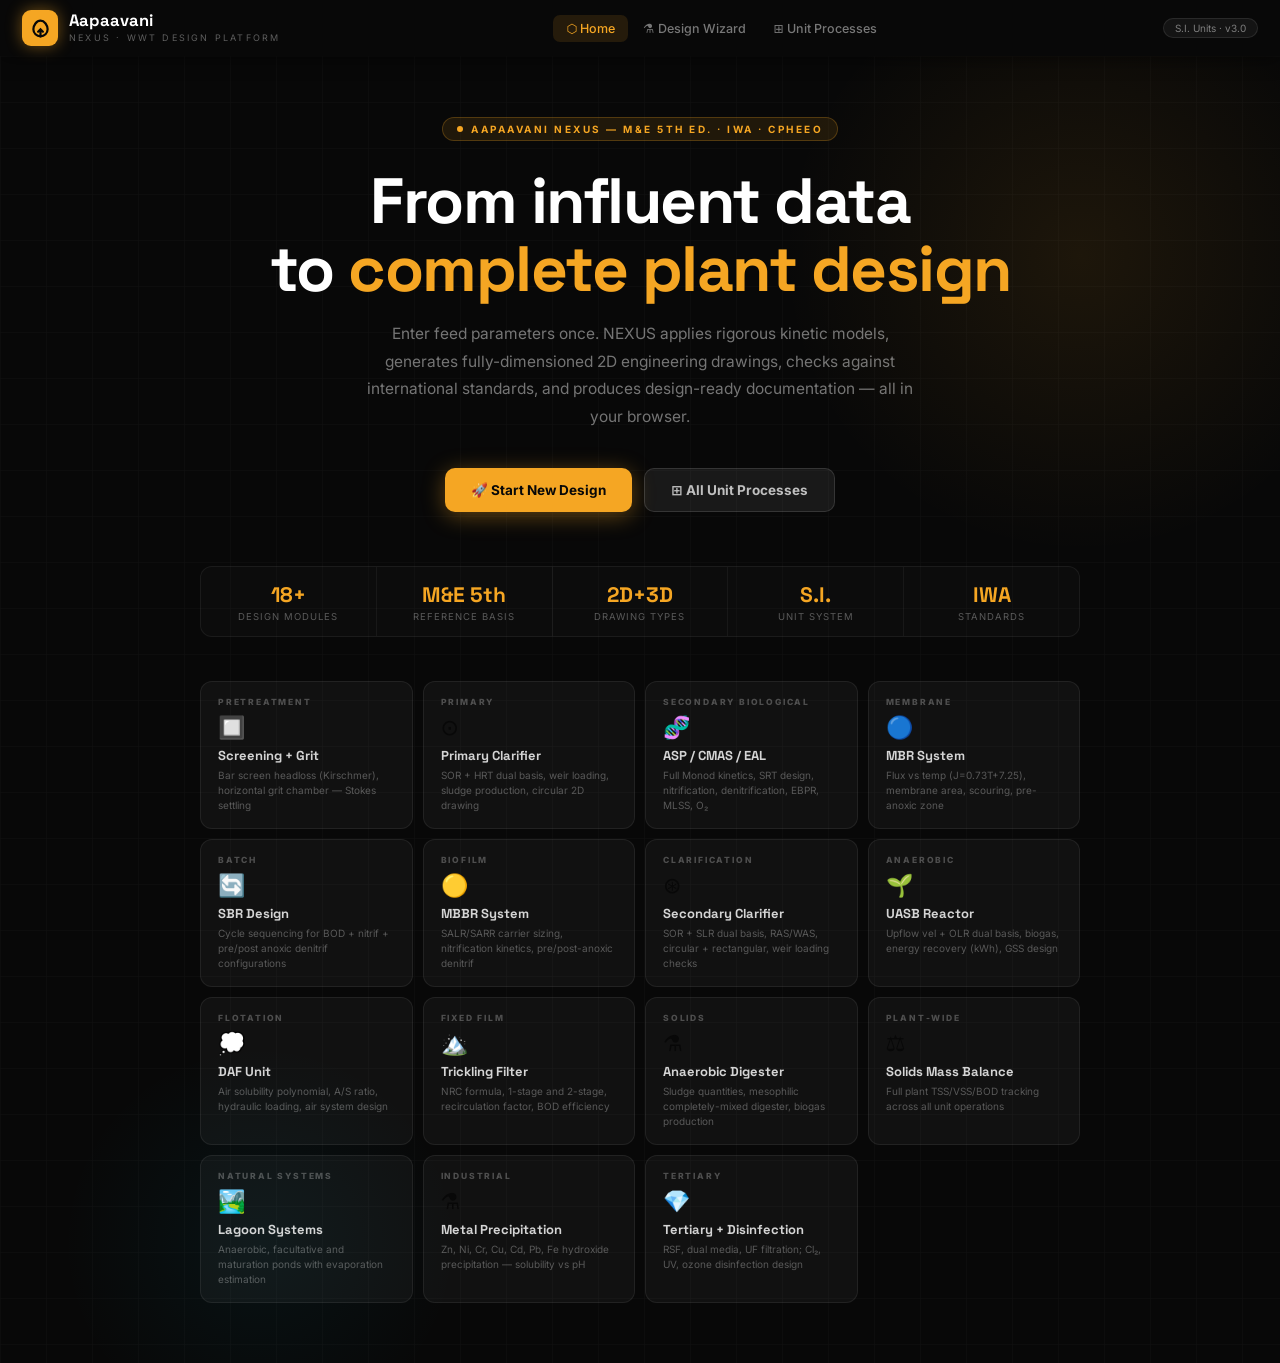
<file: index.html>
<!DOCTYPE html>
<html lang="en">
<head>
<meta charset="UTF-8">
<meta name="viewport" content="width=device-width, initial-scale=1.0">
<title>Aapaavani NEXUS — Intelligent WWT Engineering Platform</title>
<link rel="stylesheet" href="css/style.css">
</head>
<body>

<!-- ════ TOPNAV ════ -->
<nav class="topnav">
  <div class="brand" onclick="goHome()">
    <div class="brand-icon">
      <svg viewBox="0 0 24 24" fill="none" stroke="#080808" stroke-width="2.8" stroke-linecap="round">
        <path d="M12 2C7 2 3 8 3 13a9 9 0 0018 0c0-5-4-11-9-11z"/>
        <path d="M12 22V13M9 16l3-3 3 3"/>
      </svg>
    </div>
    <div class="brand-words"><div class="n1">Aapaavani</div><div class="n2">NEXUS · WWT Design Platform</div></div>
  </div>
  <div class="nav-tabs">
    <div class="nt active" id="nt-home" onclick="goHome()">⬡ Home</div>
    <div class="nt" id="nt-wizard" onclick="showWiz()">⚗ Design Wizard</div>
    <div class="nt" id="nt-modules" onclick="showModules()">⊞ Unit Processes</div>
  </div>
  <div class="nav-right">
    <div class="chip" id="top-chip"></div>
    <div class="pill">S.I. Units · v3.0</div>
  </div>
</nav>

<!-- ════════════════════════════════════
     HOME
════════════════════════════════════ -->
<div class="screen show" id="screen-home">
<div class="home-hero">
  <div class="hh-grid"></div><div class="hh-glow1"></div><div class="hh-glow2"></div>
  <div class="hero-inner">
    <div class="hero-eyebrow"><div class="eyebrow-pulse"></div><span>Aapaavani NEXUS — M&E 5th Ed. · IWA · CPHEEO</span></div>
    <div class="hero-h">From influent data<br>to <span class="hl">complete plant design</span></div>
    <div class="hero-p">Enter feed parameters once. NEXUS applies rigorous kinetic models, generates fully-dimensioned 2D engineering drawings, checks against international standards, and produces design-ready documentation — all in your browser.</div>
    <div class="hero-btns">
      <button class="btn-hero amber" onclick="showWiz()">🚀 Start New Design</button>
      <button class="btn-hero ghost" onclick="showModules()">⊞ All Unit Processes</button>
    </div>
    <div class="stats-strip">
      <div class="ss-item"><div class="ss-v">18+</div><div class="ss-l">Design Modules</div></div>
      <div class="ss-item"><div class="ss-v">M&E 5th</div><div class="ss-l">Reference Basis</div></div>
      <div class="ss-item"><div class="ss-v">2D+3D</div><div class="ss-l">Drawing Types</div></div>
      <div class="ss-item"><div class="ss-v">S.I.</div><div class="ss-l">Unit System</div></div>
      <div class="ss-item"><div class="ss-v">IWA</div><div class="ss-l">Standards</div></div>
    </div>
    <div class="mod-grid">
      <div class="mgc" onclick="gm('screen')"><div class="mgc-cat">Pretreatment</div><div class="mgc-icon">🔲</div><div class="mgc-name">Screening + Grit</div><div class="mgc-desc">Bar screen headloss (Kirschmer), horizontal grit chamber — Stokes settling</div></div>
      <div class="mgc" onclick="gm('primary')"><div class="mgc-cat">Primary</div><div class="mgc-icon">⊙</div><div class="mgc-name">Primary Clarifier</div><div class="mgc-desc">SOR + HRT dual basis, weir loading, sludge production, circular 2D drawing</div></div>
      <div class="mgc" onclick="gm('secondary')"><div class="mgc-cat">Secondary Biological</div><div class="mgc-icon">🧬</div><div class="mgc-name">ASP / CMAS / EAL</div><div class="mgc-desc">Full Monod kinetics, SRT design, nitrification, denitrification, EBPR, MLSS, O₂</div></div>
      <div class="mgc" onclick="gm('mbr')"><div class="mgc-cat">Membrane</div><div class="mgc-icon">🔵</div><div class="mgc-name">MBR System</div><div class="mgc-desc">Flux vs temp (J=0.73T+7.25), membrane area, scouring, pre-anoxic zone</div></div>
      <div class="mgc" onclick="gm('sbr')"><div class="mgc-cat">Batch</div><div class="mgc-icon">🔄</div><div class="mgc-name">SBR Design</div><div class="mgc-desc">Cycle sequencing for BOD + nitrif + pre/post anoxic denitrif configurations</div></div>
      <div class="mgc" onclick="gm('mbbr')"><div class="mgc-cat">Biofilm</div><div class="mgc-icon">🟡</div><div class="mgc-name">MBBR System</div><div class="mgc-desc">SALR/SARR carrier sizing, nitrification kinetics, pre/post-anoxic denitrif</div></div>
      <div class="mgc" onclick="gm('sec-clar')"><div class="mgc-cat">Clarification</div><div class="mgc-icon">⊛</div><div class="mgc-name">Secondary Clarifier</div><div class="mgc-desc">SOR + SLR dual basis, RAS/WAS, circular + rectangular, weir loading checks</div></div>
      <div class="mgc" onclick="gm('uasb')"><div class="mgc-cat">Anaerobic</div><div class="mgc-icon">🌱</div><div class="mgc-name">UASB Reactor</div><div class="mgc-desc">Upflow vel + OLR dual basis, biogas, energy recovery (kWh), GSS design</div></div>
      <div class="mgc" onclick="gm('daf')"><div class="mgc-cat">Flotation</div><div class="mgc-icon">💭</div><div class="mgc-name">DAF Unit</div><div class="mgc-desc">Air solubility polynomial, A/S ratio, hydraulic loading, air system design</div></div>
      <div class="mgc" onclick="gm('trickling')"><div class="mgc-cat">Fixed Film</div><div class="mgc-icon">🏔️</div><div class="mgc-name">Trickling Filter</div><div class="mgc-desc">NRC formula, 1-stage and 2-stage, recirculation factor, BOD efficiency</div></div>
      <div class="mgc" onclick="gm('digester')"><div class="mgc-cat">Solids</div><div class="mgc-icon">⚗️</div><div class="mgc-name">Anaerobic Digester</div><div class="mgc-desc">Sludge quantities, mesophilic completely-mixed digester, biogas production</div></div>
      <div class="mgc" onclick="gm('mass-balance')"><div class="mgc-cat">Plant-Wide</div><div class="mgc-icon">⚖️</div><div class="mgc-name">Solids Mass Balance</div><div class="mgc-desc">Full plant TSS/VSS/BOD tracking across all unit operations</div></div>
      <div class="mgc" onclick="gm('lagoon')"><div class="mgc-cat">Natural Systems</div><div class="mgc-icon">🏞️</div><div class="mgc-name">Lagoon Systems</div><div class="mgc-desc">Anaerobic, facultative and maturation ponds with evaporation estimation</div></div>
      <div class="mgc" onclick="gm('metal')"><div class="mgc-cat">Industrial</div><div class="mgc-icon">⚗</div><div class="mgc-name">Metal Precipitation</div><div class="mgc-desc">Zn, Ni, Cr, Cu, Cd, Pb, Fe hydroxide precipitation — solubility vs pH</div></div>
      <div class="mgc" onclick="gm('tertiary')"><div class="mgc-cat">Tertiary</div><div class="mgc-icon">💎</div><div class="mgc-name">Tertiary + Disinfection</div><div class="mgc-desc">RSF, dual media, UF filtration; Cl₂, UV, ozone disinfection design</div></div>
    </div>
  </div>
</div>
</div>

<!-- ════════════════════════════════════
     WIZARD
════════════════════════════════════ -->
<div class="screen" id="screen-wizard">
<div class="two-panel">
  <aside class="sidebar">
    <div class="sb-logo"><div class="sb-logo-t">NEXUS Design Engine</div><div class="sb-logo-s">Project Wizard</div></div>
    <div class="sb-sec">Setup Steps</div>
    <div class="si active" id="wsb1" onclick="wz(1)"><svg class="si-icon" viewBox="0 0 24 24" fill="none" stroke="currentColor" stroke-width="2"><circle cx="12" cy="8" r="5"/><path d="M20 21a8 8 0 10-16 0"/></svg>Project Info<span class="si-badge new">1</span></div>
    <div class="si" id="wsb2" onclick="wz(2)"><svg class="si-icon" viewBox="0 0 24 24" fill="none" stroke="currentColor" stroke-width="2"><path d="M3 12h18M3 6h18M3 18h18"/></svg>Feed Parameters<span class="si-badge new">2</span></div>
    <div class="si" id="wsb3" onclick="wz(3)"><svg class="si-icon" viewBox="0 0 24 24" fill="none" stroke="currentColor" stroke-width="2"><polyline points="20 6 9 17 4 12"/></svg>Discharge Targets<span class="si-badge new">3</span></div>
    <div class="si" id="wsb4" onclick="wz(4)"><svg class="si-icon" viewBox="0 0 24 24" fill="none" stroke="currentColor" stroke-width="2"><rect x="2" y="8" width="20" height="8" rx="2"/></svg>System Type<span class="si-badge new">4</span></div>
    <div class="si" id="wsb5" onclick="wz(5)"><svg class="si-icon" viewBox="0 0 24 24" fill="none" stroke="currentColor" stroke-width="2"><path d="M12 2L2 7l10 5 10-5-10-5z"/><path d="M2 17l10 5 10-5M2 12l10 5 10-5"/></svg>Technology<span class="si-badge new">5</span></div>
    <div class="sb-div"></div>
    <div class="sb-sec">Quick Jump</div>
    <div class="si" onclick="gm('screen')"><svg class="si-icon" viewBox="0 0 24 24" fill="none" stroke="currentColor" stroke-width="2"><rect x="3" y="3" width="18" height="18" rx="2"/><line x1="9" y1="3" x2="9" y2="21"/><line x1="15" y1="3" x2="15" y2="21"/></svg>Screen + Grit</div>
    <div class="si" onclick="gm('secondary')"><svg class="si-icon" viewBox="0 0 24 24" fill="none" stroke="currentColor" stroke-width="2"><rect x="2" y="6" width="20" height="14" rx="2"/><path d="M2 10h20"/></svg>Secondary Bio</div>
    <div class="si" onclick="gm('uasb')"><svg class="si-icon" viewBox="0 0 24 24" fill="none" stroke="currentColor" stroke-width="2"><path d="M12 3v18M3 7l9-4 9 4"/></svg>UASB / Anaerobic</div>
    <div class="sb-tech"><div class="sb-tech-label">Selected Technology</div><div class="sb-tech-val" id="sb-tech-v">—</div></div>
    <div class="sb-prog"><div class="sb-prog-bar"><div class="sb-prog-fill" id="wiz-bar" style="width:20%"></div></div><div class="sb-prog-txt" id="wiz-pg-txt">Step 1 of 5</div></div>
  </aside>
  <div class="panel-main">
    <!-- Steps nav -->
    <div class="steps-nav">
      <div class="sn-item active" id="sn1"><div class="sn-dot">1</div>Project Info</div>
      <div class="sn-line" id="sl1"></div>
      <div class="sn-item" id="sn2"><div class="sn-dot">2</div>Feed Params</div>
      <div class="sn-line" id="sl2"></div>
      <div class="sn-item" id="sn3"><div class="sn-dot">3</div>Targets</div>
      <div class="sn-line" id="sl3"></div>
      <div class="sn-item" id="sn4"><div class="sn-dot">4</div>System Type</div>
      <div class="sn-line" id="sl4"></div>
      <div class="sn-item" id="sn5"><div class="sn-dot">5</div>Technology</div>
    </div>

    <!-- STEP 1 -->
    <div id="ws1">
      <div class="step-hero"><div class="step-hrow"><div class="step-num-box">1</div><div class="step-title">Project Information</div></div><div class="step-desc">Enter project details for drawing title blocks and design reports. These customise all output documentation.</div></div>
      <div class="step-body">
        <div class="card"><div class="card-hd"><div class="card-hd-t">🏗️ Project Identification</div></div><div class="card-body">
          <div class="g3" style="margin-bottom:13px">
            <div class="f"><label>Project Name</label><input id="p_name" value="Municipal WWT Plant — Phase I"><div class="h">Appears on drawings and reports</div></div>
            <div class="f"><label>Client / Owner</label><input id="p_client" placeholder="Municipality or client name"></div>
            <div class="f"><label>Project Location</label><input id="p_loc" placeholder="City, State, Country"></div>
            <div class="f"><label>Design Engineer / Firm</label><input id="p_eng" placeholder="Engineer or consulting firm"></div>
            <div class="f"><label>Project Reference No.</label><input id="p_no" placeholder="WWT-2026-001"></div>
            <div class="f"><label>Design Horizon</label><select id="p_horizon"><option value="10">10 Years</option><option value="15">15 Years</option><option value="20" selected>20 Years (standard)</option><option value="25">25 Years</option><option value="30">30 Years</option></select></div>
          </div>
          <div class="g3">
            <div class="f"><label>Wastewater Category</label><select id="p_type"><option value="domestic">Domestic / Municipal</option><option value="industrial">Industrial</option><option value="combined">Combined (Municipal+Industrial)</option><option value="agri">Agro-industrial</option></select></div>
            <div class="f"><label>Design Code / Standard</label><select id="p_code"><option value="india">India — CPHEEO / CPCB Guidelines</option><option value="mande">Metcalf &amp; Eddy 5th Ed. (International)</option><option value="usa">USA — MOP 8 / WEF Standards</option><option value="eu">European EN Standards</option></select></div>
            <div class="f"><label>Project Notes</label><input id="p_notes" placeholder="Special constraints, site conditions..."></div>
          </div>
        </div></div>
        <div class="btn-row mt"><button class="btn btn-a" onclick="wz(2)">Continue → Feed Parameters ›</button></div>
      </div>
    </div>

    <!-- STEP 2 -->
    <div id="ws2" style="display:none">
      <div class="step-hero"><div class="step-hrow"><div class="step-num-box">2</div><div class="step-title">Influent Feed Parameters</div></div><div class="step-desc">Enter or estimate influent characteristics. NEXUS auto-populates all downstream modules. Use measured values; defaults are typical Indian domestic sewage.</div></div>
      <div class="step-body">
        <div class="alert al-a">💡 All values propagate globally. Every unit process uses these as inputs — you can override individual modules later.</div>
        <div class="card"><div class="card-hd"><div class="card-hd-t">💧 Hydraulic Parameters</div><div class="card-hd-s">Flow rates and peaking factors</div></div><div class="card-body">
          <div class="g4">
            <div class="f"><label>Design Average Flow Q</label><div class="fuw"><input type="number" id="w_Q" value="5000"><div class="fu">m³/d</div></div><div class="h">Average daily design flow</div></div>
            <div class="f"><label>Peak Hourly Factor</label><input type="number" id="w_PF" value="2.5" step="0.1"><div class="h">Qpeak = PF × Qavg | Domestic: 2.0–3.5</div></div>
            <div class="f"><label>Peak Monthly Factor</label><input type="number" id="w_PMF" value="1.2" step="0.05"><div class="h">For sludge calcs | Typical 1.1–1.3</div></div>
            <div class="f"><label>Infiltration Allowance</label><div class="fuw"><input type="number" id="w_inf" value="0"><div class="fu">m³/d</div></div><div class="h">Groundwater infiltration (if any)</div></div>
          </div>
        </div></div>
        <div class="card"><div class="card-hd"><div class="card-hd-t">🧪 Organic Load Parameters</div><div class="card-hd-s">BOD₅, COD, TSS — primary characterisation per M&E 5th Ed.</div></div><div class="card-body">
          <div class="g4">
            <div class="f"><label>Influent BOD₅</label><div class="fuw"><input type="number" id="w_BOD" value="250"><div class="fu">mg/L</div></div><div class="h">5-day BOD | Domestic: 150–350</div></div>
            <div class="f"><label>Soluble BOD (sBOD)</label><div class="fuw"><input type="number" id="w_sBOD" value="125"><div class="fu">mg/L</div></div><div class="h">Filtered BOD | ~50% of total</div></div>
            <div class="f"><label>Influent COD</label><div class="fuw"><input type="number" id="w_COD" value="450"><div class="fu">mg/L</div></div><div class="h">Total COD | Domestic: 300–600</div></div>
            <div class="f"><label>Soluble COD (sCOD)</label><div class="fuw"><input type="number" id="w_sCOD" value="200"><div class="fu">mg/L</div></div><div class="h">Filtered COD</div></div>
            <div class="f"><label>rbCOD</label><div class="fuw"><input type="number" id="w_rbCOD" value="80"><div class="fu">mg/L</div></div><div class="h">Readily biodegradable | For EBPR, denitrif.</div></div>
            <div class="f"><label>Influent TSS</label><div class="fuw"><input type="number" id="w_TSS" value="220"><div class="fu">mg/L</div></div><div class="h">Total susp. solids | Domestic: 150–300</div></div>
            <div class="f"><label>Influent VSS</label><div class="fuw"><input type="number" id="w_VSS" value="185"><div class="fu">mg/L</div></div><div class="h">Volatile susp. solids | VSS/TSS ≈ 0.8</div></div>
            <div class="f"><label>nbVSS (non-biodeg.)</label><div class="fuw"><input type="number" id="w_nbVSS" value="40"><div class="fu">mg/L</div></div><div class="h">Non-biodegradable VSS | For UASB</div></div>
          </div>
        </div></div>
        <div class="card"><div class="card-hd"><div class="card-hd-t">🌿 Nutrient Parameters</div><div class="card-hd-s">Nitrogen, phosphorus, alkalinity</div></div><div class="card-body">
          <div class="g4">
            <div class="f"><label>Influent TKN</label><div class="fuw"><input type="number" id="w_TKN" value="40"><div class="fu">mg/L</div></div><div class="h">Total Kjeldahl N | Domestic: 25–60</div></div>
            <div class="f"><label>Influent NH₄-N</label><div class="fuw"><input type="number" id="w_NH4" value="28"><div class="fu">mg/L</div></div><div class="h">Ammonia-N | ~70–80% of TKN</div></div>
            <div class="f"><label>Influent NO₃-N (raw)</label><div class="fuw"><input type="number" id="w_NO3" value="1"><div class="fu">mg/L</div></div><div class="h">Usually negligible in raw sewage</div></div>
            <div class="f"><label>Total Phosphorus TP</label><div class="fuw"><input type="number" id="w_TP" value="6"><div class="fu">mg/L</div></div><div class="h">Domestic: 4–12 mg/L</div></div>
            <div class="f"><label>VFA (Acetate)</label><div class="fuw"><input type="number" id="w_VFA" value="15"><div class="fu">mg/L</div></div><div class="h">Volatile fatty acids | For EBPR</div></div>
            <div class="f"><label>Alkalinity</label><div class="fuw"><input type="number" id="w_Alk" value="200"><div class="fu">mg/L CaCO₃</div></div><div class="h">Typical: 100–300</div></div>
            <div class="f"><label>Influent pH</label><input type="number" id="w_pH" value="7.2" step="0.1"><div class="h">Typical: 6.5–8.0</div></div>
            <div class="f"><label>TKN Peak/Avg Factor Fs</label><input type="number" id="w_TKNfs" value="1.5" step="0.1"><div class="h">For SRT safety factor | M&E: 1.3–1.8</div></div>
          </div>
        </div></div>
        <div class="card"><div class="card-hd"><div class="card-hd-t">🌡️ Physical / Site Conditions</div></div><div class="card-body">
          <div class="g4">
            <div class="f"><label>Design Temp. (coldest month)</label><div class="fuw"><input type="number" id="w_T" value="20"><div class="fu">°C</div></div><div class="h">Critical for kinetics and O₂ transfer</div></div>
            <div class="f"><label>Summer Max. Temp.</label><div class="fuw"><input type="number" id="w_Tmax" value="32"><div class="fu">°C</div></div><div class="h">For MBR flux correction</div></div>
            <div class="f"><label>Site Elevation</label><div class="fuw"><input type="number" id="w_elev" value="100"><div class="fu">m asl</div></div><div class="h">For blower + O₂ transfer correction</div></div>
            <div class="f"><label>Population (if known)</label><input type="number" id="w_PE" placeholder="Auto-calc"><div class="h">Auto-calc: Q ÷ 0.1 m³/cap/d</div></div>
          </div>
        </div></div>
        <div class="btn-row mt"><button class="btn btn-o" onclick="wz(1)">‹ Back</button><button class="btn btn-a" onclick="wz(3)">Continue → Discharge Targets ›</button></div>
      </div>
    </div>

    <!-- STEP 3 -->
    <div id="ws3" style="display:none">
      <div class="step-hero"><div class="step-hrow"><div class="step-num-box">3</div><div class="step-title">Effluent Quality Targets &amp; Discharge Standard</div></div><div class="step-desc">Select a regulatory standard — NEXUS auto-fills all limits and recommends appropriate technology.</div></div>
      <div class="step-body">
        <div class="alert al-a">💡 Select a standard to auto-fill targets. You can override any value. Technology recommendation updates automatically based on stringency.</div>
        <div class="card"><div class="card-hd"><div class="card-hd-t">📋 Quick-Select Discharge Standards</div></div><div class="card-body">
          <div class="std-pills">
            <div class="std-p on" id="sp-inland" onclick="setStd('inland')">🏞 IS 2490 — Inland Surface Water</div>
            <div class="std-p" id="sp-land" onclick="setStd('land')">🌾 CPCB — Land Irrigation</div>
            <div class="std-p" id="sp-reuse" onclick="setStd('reuse')">♻️ ZLD / Water Reuse</div>
            <div class="std-p" id="sp-marine" onclick="setStd('marine')">🌊 Marine Discharge</div>
            <div class="std-p" id="sp-mld" onclick="setStd('mld')">⚡ MLD / High Grade</div>
            <div class="std-p" id="sp-custom" onclick="setStd('custom')">✏️ Custom</div>
          </div>
          <div class="g4">
            <div class="f"><label>Effluent BOD₅</label><div class="fuw"><input type="number" id="w_BODe" value="10"><div class="fu">mg/L</div></div></div>
            <div class="f"><label>Effluent COD</label><div class="fuw"><input type="number" id="w_CODe" value="50"><div class="fu">mg/L</div></div></div>
            <div class="f"><label>Effluent TSS</label><div class="fuw"><input type="number" id="w_TSSe" value="10"><div class="fu">mg/L</div></div></div>
            <div class="f"><label>Effluent NH₄-N</label><div class="fuw"><input type="number" id="w_NH4e" value="5"><div class="fu">mg/L</div></div></div>
            <div class="f"><label>Effluent TN</label><div class="fuw"><input type="number" id="w_TNe" value="10"><div class="fu">mg/L</div></div></div>
            <div class="f"><label>Effluent TP</label><div class="fuw"><input type="number" id="w_TPe" value="2"><div class="fu">mg/L</div></div></div>
            <div class="f"><label>Effluent pH Range</label><input type="text" id="w_pHe" value="6.5–8.5"></div>
            <div class="f"><label>Faecal Coliform</label><input type="text" id="w_FCe" value="&lt;1000 MPN/100mL"></div>
          </div>
        </div></div>
        <div class="btn-row mt"><button class="btn btn-o" onclick="wz(2)">‹ Back</button><button class="btn btn-a" onclick="wz(4)">Continue → System Type ›</button></div>
      </div>
    </div>

    <!-- STEP 4 -->
    <div id="ws4" style="display:none">
      <div class="step-hero"><div class="step-hrow"><div class="step-num-box">4</div><div class="step-title">Treatment System Configuration</div></div><div class="step-desc">Choose whether to design a conventional multi-unit train or focus on a specific secondary treatment technology.</div></div>
      <div class="step-body">
        <div class="card"><div class="card-hd"><div class="card-hd-t">🏭 System Design Approach</div></div><div class="card-body">
          <div class="sys-g">
            <div class="sc on" id="sc-conv" onclick="selSys('conventional')"><div class="sc-icon">🏗️</div><div class="sc-name">Conventional Full Train</div><div class="sc-desc">Complete sequential design: Screening → Grit → Primary → Biological → Secondary Clarifier → Tertiary. Mass balance continuity across all units from single feed input.</div></div>
            <div class="sc" id="sc-spec" onclick="selSys('specific')"><div class="sc-icon">⚙️</div><div class="sc-name">Specific Technology Focus</div><div class="sc-desc">Deep-dive into a specific secondary technology (MBR, SBR, MBBR, UASB+ASP, Trickling Filter) with full integration of required pre/post-treatment stages.</div></div>
          </div>
        </div></div>
        <div class="btn-row mt"><button class="btn btn-o" onclick="wz(3)">‹ Back</button><button class="btn btn-a" onclick="wz(5)">Continue → Select Technology ›</button></div>
      </div>
    </div>

    <!-- STEP 5 -->
    <div id="ws5" style="display:none">
      <div class="step-hero"><div class="step-hrow"><div class="step-num-box">5</div><div class="step-title" id="s5-title">Select Secondary Treatment Technology</div></div><div class="step-desc" id="s5-desc">NEXUS recommends based on your effluent targets and plant scale. Click a card to select.</div></div>
      <div class="step-body">
        <div class="tech-grid" id="tech-grid"></div>
        <div id="rec-box" class="alert al-g" style="display:none;margin-top:6px"></div>
        <div class="btn-row mt">
          <button class="btn btn-o" onclick="wz(4)">‹ Back</button>
          <button class="btn btn-a" style="font-size:14px;padding:12px 28px" onclick="launchDesign()">🚀 Launch Full Design →</button>
        </div>
      </div>
    </div>
  </div><!-- panel-main -->
</div><!-- two-panel -->
</div><!-- wizard -->

<!-- ════════════════════════════════════
     MODULES SCREEN
════════════════════════════════════ -->
<div class="screen" id="screen-modules">
<div class="two-panel">
  <aside class="sidebar">
    <div class="sb-logo"><div class="sb-logo-t">Unit Process Library</div><div class="sb-logo-s">15 active modules</div></div>
    <div class="sb-sec">Treatment Train</div>
    <div class="si" id="msb-train" onclick="gm('train')"><svg class="si-icon" viewBox="0 0 24 24" fill="none" stroke="currentColor" stroke-width="2"><rect x="2" y="8" width="20" height="8" rx="2"/></svg>Train Overview<span class="si-badge new">→</span></div>
    <div class="sb-sec">Pretreatment</div>
    <div class="si" id="msb-screen" onclick="gm('screen')"><svg class="si-icon" viewBox="0 0 24 24" fill="none" stroke="currentColor" stroke-width="2"><rect x="3" y="3" width="18" height="18" rx="2"/><line x1="9" y1="3" x2="9" y2="21"/><line x1="15" y1="3" x2="15" y2="21"/></svg>Screening + Grit</div>
    <div class="sb-sec">Primary</div>
    <div class="si" id="msb-primary" onclick="gm('primary')"><svg class="si-icon" viewBox="0 0 24 24" fill="none" stroke="currentColor" stroke-width="2"><ellipse cx="12" cy="12" rx="9" ry="6"/><line x1="12" y1="6" x2="12" y2="18"/></svg>Primary Clarifier</div>
    <div class="sb-sec">Secondary Biological</div>
    <div class="si" id="msb-secondary" onclick="gm('secondary')"><svg class="si-icon" viewBox="0 0 24 24" fill="none" stroke="currentColor" stroke-width="2"><rect x="2" y="6" width="20" height="14" rx="2"/><path d="M2 10h20M8 10v10M16 10v10"/></svg>ASP / CMAS / EAL</div>
    <div class="si" id="msb-mbr" onclick="gm('mbr')"><svg class="si-icon" viewBox="0 0 24 24" fill="none" stroke="currentColor" stroke-width="2"><path d="M12 2L2 7l10 5 10-5-10-5z"/><path d="M2 17l10 5 10-5"/></svg>MBR System</div>
    <div class="si" id="msb-sbr" onclick="gm('sbr')"><svg class="si-icon" viewBox="0 0 24 24" fill="none" stroke="currentColor" stroke-width="2"><path d="M21 12a9 9 0 11-6.219-8.56"/></svg>SBR Design</div>
    <div class="si" id="msb-mbbr" onclick="gm('mbbr')"><svg class="si-icon" viewBox="0 0 24 24" fill="none" stroke="currentColor" stroke-width="2"><circle cx="12" cy="12" r="3"/><path d="M12 1v4M12 19v4"/></svg>MBBR System</div>
    <div class="si" id="msb-trickling" onclick="gm('trickling')"><svg class="si-icon" viewBox="0 0 24 24" fill="none" stroke="currentColor" stroke-width="2"><path d="M3 9l9-7 9 7v11a2 2 0 01-2 2H5a2 2 0 01-2-2z"/></svg>Trickling Filter</div>
    <div class="sb-sec">Secondary Clarifier</div>
    <div class="si" id="msb-sec-clar" onclick="gm('sec-clar')"><svg class="si-icon" viewBox="0 0 24 24" fill="none" stroke="currentColor" stroke-width="2"><path d="M3 6h18l-2 12H5L3 6z"/></svg>Secondary Clarifier</div>
    <div class="sb-sec">Anaerobic / Industrial</div>
    <div class="si" id="msb-uasb" onclick="gm('uasb')"><svg class="si-icon" viewBox="0 0 24 24" fill="none" stroke="currentColor" stroke-width="2"><path d="M12 3v18M3 7l9-4 9 4M3 17l9 4 9-4"/></svg>UASB Reactor</div>
    <div class="si" id="msb-daf" onclick="gm('daf')"><svg class="si-icon" viewBox="0 0 24 24" fill="none" stroke="currentColor" stroke-width="2"><circle cx="12" cy="8" r="4"/><path d="M4 20c0-4 3.6-7 8-7s8 3 8 7"/></svg>DAF Unit</div>
    <div class="sb-sec">Solids Handling</div>
    <div class="si" id="msb-digester" onclick="gm('digester')"><svg class="si-icon" viewBox="0 0 24 24" fill="none" stroke="currentColor" stroke-width="2"><ellipse cx="12" cy="18" rx="8" ry="3"/><path d="M4 18V9l8-6 8 6v9"/></svg>Anaerobic Digester</div>
    <div class="si" id="msb-mass-balance" onclick="gm('mass-balance')"><svg class="si-icon" viewBox="0 0 24 24" fill="none" stroke="currentColor" stroke-width="2"><path d="M12 2L2 7l10 5 10-5-10-5z"/></svg>Solids Mass Balance</div>
    <div class="sb-sec">Natural / Tertiary</div>
    <div class="si" id="msb-lagoon" onclick="gm('lagoon')"><svg class="si-icon" viewBox="0 0 24 24" fill="none" stroke="currentColor" stroke-width="2"><path d="M21 7.5C21 9.985 16.971 12 12 12S3 9.985 3 7.5 7.029 3 12 3s9 2.015 9 4.5z"/></svg>Lagoon Systems</div>
    <div class="si" id="msb-tertiary" onclick="gm('tertiary')"><svg class="si-icon" viewBox="0 0 24 24" fill="none" stroke="currentColor" stroke-width="2"><path d="M12 22s8-4 8-10V5l-8-3-8 3v7c0 6 8 10 8 10z"/></svg>Tertiary+Disinfection</div>
    <div class="si" id="msb-metal" onclick="gm('metal')"><svg class="si-icon" viewBox="0 0 24 24" fill="none" stroke="currentColor" stroke-width="2"><path d="M20.24 12.24a6 6 0 00-8.49-8.49L5 10.5V19h8.5z"/></svg>Metal Precipitation</div>
  </aside>

  <div class="panel-main" id="mod-content">
    <!-- modules rendered here -->
  </div>
</div>
</div>

<script src="js/app.js"></script>
</body>
</html>
</file>
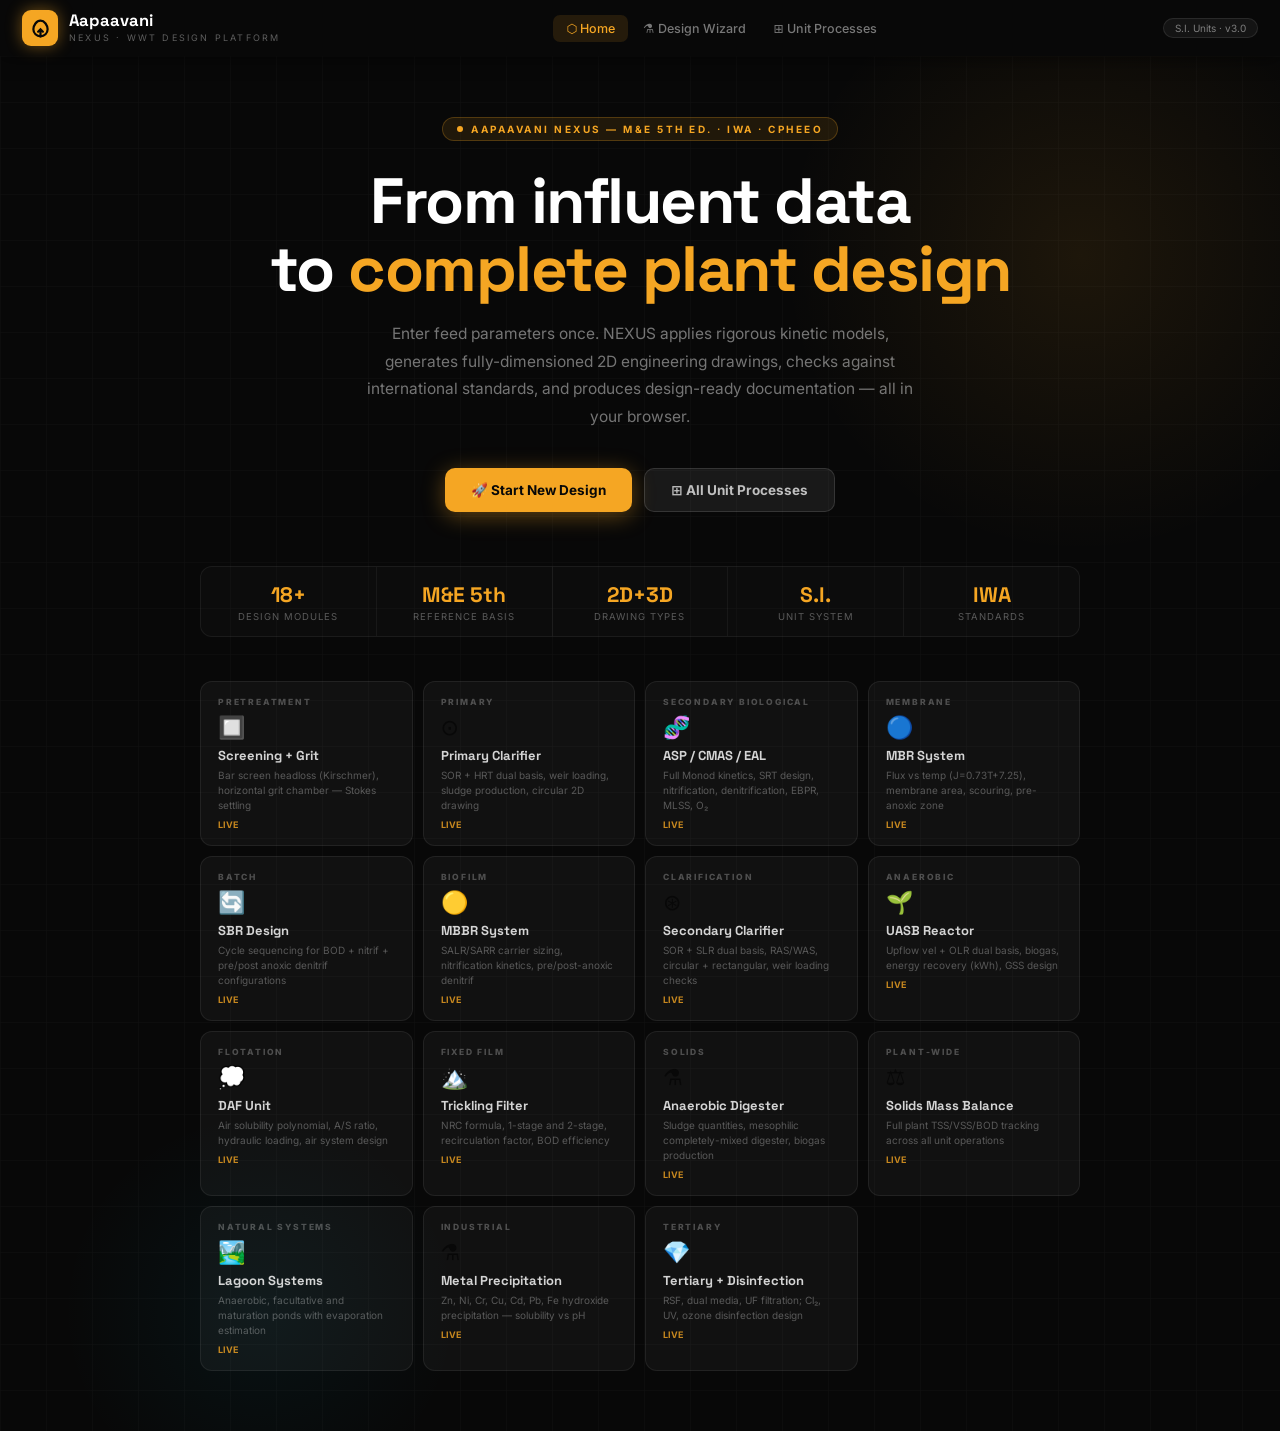
<file: Aapaavani NEXUS v3.html>
<!DOCTYPE html>
<html lang="en">
<head>
<meta charset="UTF-8">
<meta name="viewport" content="width=device-width, initial-scale=1.0">
<title>Aapaavani NEXUS — Intelligent WWT Engineering Platform</title>
<style>
@import url('https://fonts.googleapis.com/css2?family=Inter:wght@300;400;500;600;700;800;900&family=Space+Grotesk:wght@400;500;600;700;800&family=JetBrains+Mono:wght@400;500;600&display=swap');
:root{
  --ink:#080808;--ink2:#121212;--ink3:#1c1c1c;--ink4:#262626;--ink5:#313131;
  --amber:#f5a623;--amber2:#e8940f;--amber3:#ffc14a;--amber-glow:rgba(245,166,35,0.18);
  --gold:#d4af37;--teal:#00b4d8;
  --cream:#fafaf6;--cream2:#f3f1eb;--cream3:#e9e6dc;
  --chalk:#ffffff;
  --ok:#1a9454;--ok2:#e6f5ee;
  --warn:#d4860a;--warn2:#fff7e6;
  --red:#c0392b;--red2:#fdeaea;
  --blue:#1565c0;--blue2:#e3f0ff;
  --muted:#5a5a5a;--muted2:#888;--muted3:#aaa;
  --border:#dddbd2;--border2:#c8c5ba;
  --sh:0 2px 10px rgba(0,0,0,0.07);
  --sh2:0 6px 28px rgba(0,0,0,0.11);
  --sh3:0 16px 60px rgba(0,0,0,0.16);
  --r:14px;--r2:10px;--r3:7px;
  --font:'Inter',system-ui,sans-serif;
  --fh:'Space Grotesk','Inter',sans-serif;
  --fm:'JetBrains Mono',monospace;
}
*{box-sizing:border-box;margin:0;padding:0}
html{scroll-behavior:smooth}
body{font-family:var(--font);background:var(--cream);color:var(--ink);overflow-x:hidden;min-height:100vh}
/* SCROLLBAR */
::-webkit-scrollbar{width:5px;height:5px}::-webkit-scrollbar-thumb{background:rgba(0,0,0,0.12);border-radius:3px}

/* ═══════════ TOPNAV ═══════════ */
.topnav{background:var(--ink);height:56px;display:flex;align-items:center;justify-content:space-between;padding:0 22px;position:sticky;top:0;z-index:1000;box-shadow:0 1px 20px rgba(0,0,0,0.6)}
.brand{display:flex;align-items:center;gap:11px;cursor:pointer}
.brand-icon{width:36px;height:36px;background:var(--amber);border-radius:9px;display:flex;align-items:center;justify-content:center;box-shadow:0 0 16px rgba(245,166,35,0.45);flex-shrink:0}
.brand-icon svg{width:19px;height:19px}
.brand-words .n1{font-family:var(--fh);font-size:16.5px;font-weight:700;color:#fff;line-height:1}
.brand-words .n2{font-size:9px;color:rgba(255,255,255,0.35);letter-spacing:2.2px;text-transform:uppercase;margin-top:2px}
.nav-tabs{display:flex;align-items:center;gap:2px}
.nt{padding:6px 13px;border-radius:7px;font-size:12.5px;font-weight:500;color:rgba(255,255,255,0.45);cursor:pointer;transition:all .15s;display:flex;align-items:center;gap:5px}
.nt:hover{color:rgba(255,255,255,0.8);background:rgba(255,255,255,0.06)}
.nt.active{color:var(--amber);background:rgba(245,166,35,0.12)}
.nav-right{display:flex;align-items:center;gap:8px}
.chip{background:rgba(245,166,35,0.14);border:1px solid rgba(245,166,35,0.3);color:var(--amber);border-radius:18px;padding:3px 11px;font-size:10px;font-weight:700;letter-spacing:.5px;display:none}
.pill{background:rgba(255,255,255,0.05);border:1px solid rgba(255,255,255,0.09);color:rgba(255,255,255,0.45);border-radius:18px;padding:3px 11px;font-size:10px}

/* ═══════════ SCREENS ═══════════ */
.screen{display:none}.screen.show{display:block}

/* ════ HOME SCREEN ════ */
.home-hero{background:var(--ink);min-height:calc(100vh - 56px);display:flex;align-items:center;justify-content:center;padding:60px 24px;position:relative;overflow:hidden}
.hh-grid{position:absolute;inset:0;opacity:.028;background-image:linear-gradient(rgba(255,255,255,.7) 1px,transparent 1px),linear-gradient(90deg,rgba(255,255,255,.7) 1px,transparent 1px);background-size:46px 46px;pointer-events:none}
.hh-glow1{position:absolute;width:600px;height:600px;border-radius:50%;background:radial-gradient(circle,rgba(245,166,35,.09) 0%,transparent 70%);top:-100px;right:-100px;pointer-events:none}
.hh-glow2{position:absolute;width:400px;height:400px;border-radius:50%;background:radial-gradient(circle,rgba(0,180,216,.06) 0%,transparent 70%);bottom:-80px;left:60px;pointer-events:none}
.hero-inner{max-width:880px;width:100%;text-align:center;position:relative;z-index:1}
.hero-eyebrow{display:inline-flex;align-items:center;gap:8px;background:rgba(245,166,35,.1);border:1px solid rgba(245,166,35,.24);border-radius:20px;padding:5px 14px;margin-bottom:26px}
.eyebrow-pulse{width:6px;height:6px;background:var(--amber);border-radius:50%;animation:pulse 2s infinite}
@keyframes pulse{0%,100%{opacity:1;transform:scale(1)}50%{opacity:.45;transform:scale(1.3)}}
.hero-eyebrow span{font-size:10px;font-weight:700;color:var(--amber);letter-spacing:2.5px;text-transform:uppercase}
.hero-h{font-family:var(--fh);font-size:clamp(34px,5.5vw,64px);font-weight:800;color:#fff;line-height:1.07;margin-bottom:16px;letter-spacing:-1.5px}
.hero-h .hl{color:var(--amber)}
.hero-p{font-size:15.5px;color:rgba(255,255,255,.44);line-height:1.78;max-width:560px;margin:0 auto 38px}
.hero-btns{display:flex;gap:12px;justify-content:center;flex-wrap:wrap;margin-bottom:54px}
.btn-hero{display:inline-flex;align-items:center;gap:8px;padding:13px 26px;border-radius:10px;font-size:13.5px;font-weight:700;cursor:pointer;border:none;font-family:var(--font);transition:all .2s}
.btn-hero.amber{background:var(--amber);color:var(--ink);box-shadow:0 4px 22px rgba(245,166,35,.38)}
.btn-hero.amber:hover{background:var(--amber2);transform:translateY(-2px);box-shadow:0 8px 30px rgba(245,166,35,.45)}
.btn-hero.ghost{background:rgba(255,255,255,.07);color:rgba(255,255,255,.72);border:1px solid rgba(255,255,255,.12)}
.btn-hero.ghost:hover{background:rgba(255,255,255,.12);color:#fff}
/* Stats strip */
.stats-strip{display:flex;border:1px solid rgba(255,255,255,.06);border-radius:12px;overflow:hidden;margin-bottom:44px;background:rgba(255,255,255,.02)}
.ss-item{flex:1;padding:14px 18px;text-align:center;border-right:1px solid rgba(255,255,255,.05)}
.ss-item:last-child{border-right:none}
.ss-v{font-family:var(--fh);font-size:21px;font-weight:700;color:var(--amber)}
.ss-l{font-size:9.5px;color:rgba(255,255,255,.32);text-transform:uppercase;letter-spacing:1px;margin-top:3px}
/* Module grid */
.mod-grid{display:grid;grid-template-columns:repeat(auto-fill,minmax(190px,1fr));gap:10px;max-width:920px;width:100%}
.mgc{background:rgba(255,255,255,.04);border:1px solid rgba(255,255,255,.07);border-radius:12px;padding:15px 17px;cursor:pointer;transition:all .2s;text-align:left}
.mgc:hover{background:rgba(245,166,35,.09);border-color:rgba(245,166,35,.24);transform:translateY(-2px);box-shadow:0 6px 20px rgba(0,0,0,.3)}
.mgc-cat{font-size:8.5px;font-weight:800;color:rgba(255,255,255,.26);text-transform:uppercase;letter-spacing:1.8px;margin-bottom:7px}
.mgc-icon{font-size:22px;margin-bottom:7px}
.mgc-name{font-family:var(--fh);font-size:13px;font-weight:700;color:rgba(255,255,255,.82);margin-bottom:4px}
.mgc-desc{font-size:10px;color:rgba(255,255,255,.3);line-height:1.5}
.mgc-tag{font-size:9px;font-weight:700;color:var(--amber);margin-top:6px;opacity:.8}

/* ════ TWO-PANEL LAYOUT ════ */
.two-panel{display:flex;min-height:calc(100vh - 56px)}
/* SIDEBAR */
.sidebar{width:228px;min-width:228px;background:var(--ink2);display:flex;flex-direction:column;overflow-y:auto;flex-shrink:0}
.sb-logo{padding:18px 18px 8px}
.sb-logo-t{font-family:var(--fh);font-size:12px;font-weight:700;color:rgba(255,255,255,.85)}
.sb-logo-s{font-size:9px;color:rgba(255,255,255,.26);margin-top:2px;letter-spacing:1.2px}
.sb-sec{padding:12px 18px 5px;font-size:8.5px;font-weight:800;color:rgba(255,255,255,.2);letter-spacing:2.5px;text-transform:uppercase}
.si{display:flex;align-items:center;gap:9px;padding:9px 18px;cursor:pointer;border-left:2px solid transparent;color:rgba(255,255,255,.42);font-size:12px;font-weight:500;transition:all .15s;user-select:none}
.si:hover{background:rgba(255,255,255,.05);color:rgba(255,255,255,.82)}
.si.active{background:rgba(245,166,35,.1);color:var(--amber);border-left-color:var(--amber)}
.si.done{color:rgba(42,180,100,.8)}
.si-icon{width:15px;height:15px;flex-shrink:0;opacity:.55}
.si.active .si-icon,.si.done .si-icon{opacity:1}
.si-badge{margin-left:auto;font-size:8px;font-weight:800;border-radius:7px;padding:2px 6px;letter-spacing:.2px}
.si-badge.live{background:rgba(42,148,84,.22);color:#60d090}
.si-badge.new{background:rgba(245,166,35,.16);color:var(--amber)}
.si-badge.soon{background:rgba(255,255,255,.06);color:rgba(255,255,255,.25)}
.sb-div{height:1px;background:rgba(255,255,255,.05);margin:5px 18px}
.sb-tech{margin:10px 14px;background:rgba(245,166,35,.07);border:1px solid rgba(245,166,35,.17);border-radius:9px;padding:10px 13px}
.sb-tech-label{font-size:8.5px;font-weight:800;color:rgba(255,255,255,.28);text-transform:uppercase;letter-spacing:1.5px;margin-bottom:3px}
.sb-tech-val{font-family:var(--fh);font-size:13px;font-weight:700;color:var(--amber)}
.sb-prog{padding:12px 18px 18px;margin-top:auto}
.sb-prog-bar{height:2.5px;background:rgba(255,255,255,.07);border-radius:2px;margin-bottom:5px}
.sb-prog-fill{height:2.5px;background:var(--amber);border-radius:2px;transition:width .4s ease}
.sb-prog-txt{font-size:9.5px;color:rgba(255,255,255,.28)}
/* MAIN */
.panel-main{flex:1;min-width:0;overflow-y:auto;background:var(--cream)}

/* ════ STEP HERO ════ */
.step-hero{background:var(--ink3);border-bottom:1px solid rgba(255,255,255,.06);padding:22px 32px 18px}
.step-hrow{display:flex;align-items:center;gap:11px;margin-bottom:6px}
.step-num-box{width:28px;height:28px;background:var(--amber);border-radius:8px;display:flex;align-items:center;justify-content:center;font-size:13px;font-weight:800;color:var(--ink);flex-shrink:0}
.step-title{font-family:var(--fh);font-size:19px;font-weight:700;color:#fff}
.step-desc{font-size:12.5px;color:rgba(255,255,255,.4);line-height:1.65;max-width:580px}
/* Steps bar */
.steps-nav{display:flex;align-items:center;gap:0;padding:12px 32px;background:var(--ink2);border-bottom:1px solid rgba(255,255,255,.05);overflow-x:auto}
.sn-item{display:flex;align-items:center;gap:6px;font-size:11px;font-weight:600;color:rgba(255,255,255,.3);white-space:nowrap;flex-shrink:0}
.sn-item.active{color:var(--amber)}.sn-item.done{color:rgba(42,180,100,.75)}
.sn-dot{width:21px;height:21px;border-radius:50%;border:2px solid currentColor;display:flex;align-items:center;justify-content:center;font-size:9px;font-weight:800}
.sn-item.done .sn-dot{background:rgba(42,180,100,.75);border-color:rgba(42,180,100,.75);color:#fff}
.sn-item.active .sn-dot{background:var(--amber);border-color:var(--amber);color:var(--ink)}
.sn-line{width:30px;height:1px;background:rgba(255,255,255,.09);margin:0 6px;flex-shrink:0}
.sn-line.done{background:rgba(42,180,100,.35)}

/* STEP CONTENT */
.step-body{padding:24px 32px 48px;max-width:1000px}

/* CARDS */
.card{background:var(--chalk);border:1px solid var(--border);border-radius:var(--r);margin-bottom:16px;overflow:hidden;box-shadow:var(--sh)}
.card-hd{background:var(--ink);padding:12px 20px;display:flex;align-items:center;justify-content:space-between;gap:12px}
.card-hd-t{font-family:var(--fh);font-size:12.5px;font-weight:600;color:#fff;display:flex;align-items:center;gap:7px}
.card-hd-s{font-size:10px;color:rgba(255,255,255,.35)}
.card-body{padding:20px}
/* amber card variant */
.card-a{border-color:rgba(245,166,35,.2)}
.card-a .card-hd{background:rgba(245,166,35,.08);border-bottom:1px solid rgba(245,166,35,.14)}
.card-a .card-hd-t{color:var(--amber3)}

/* GRIDS */
.g2{display:grid;grid-template-columns:1fr 1fr;gap:13px}
.g3{display:grid;grid-template-columns:repeat(3,1fr);gap:12px}
.g4{display:grid;grid-template-columns:repeat(4,1fr);gap:11px}

/* FIELDS */
.f{display:flex;flex-direction:column;gap:4px}
.f label{font-size:9.5px;font-weight:700;color:var(--muted);text-transform:uppercase;letter-spacing:.9px}
.f input,.f select,.f textarea{border:1.5px solid var(--border);border-radius:8px;padding:8px 11px;font-size:13px;font-family:var(--font);background:var(--cream);color:var(--ink);outline:none;transition:all .14s}
.f input:focus,.f select:focus{border-color:var(--amber);background:var(--chalk);box-shadow:0 0 0 3px rgba(245,166,35,.1)}
.f .h{font-size:9.5px;color:var(--muted2);line-height:1.4}
.f .ref{font-size:8.5px;color:var(--muted3);font-style:italic}
/* unit input */
.fuw{display:flex;align-items:stretch}
.fuw input{border-radius:8px 0 0 8px;flex:1;border-right:none}
.fu{background:var(--cream2);border:1.5px solid var(--border);border-left:none;border-radius:0 8px 8px 0;padding:0 10px;font-size:10.5px;font-weight:600;color:var(--muted);display:flex;align-items:center;white-space:nowrap}
/* field group */
.fg{background:rgba(245,166,35,.05);border:1px solid rgba(245,166,35,.14);border-radius:9px;padding:13px 15px}
.fg-t{font-size:9px;font-weight:800;color:var(--amber2);text-transform:uppercase;letter-spacing:1.5px;margin-bottom:11px}
/* slider */
.sl-row{display:flex;align-items:center;gap:9px}
.sl-row input[type=range]{flex:1;accent-color:var(--amber);cursor:pointer}
.sl-disp{font-family:var(--fm);font-size:13px;font-weight:700;color:var(--amber2);min-width:52px;text-align:right}

/* BUTTONS */
.btn{display:inline-flex;align-items:center;gap:7px;padding:9px 19px;border-radius:9px;font-size:12.5px;font-weight:700;cursor:pointer;border:none;font-family:var(--font);transition:all .17s}
.btn-a{background:var(--amber);color:var(--ink)}
.btn-a:hover{background:var(--amber2);transform:translateY(-1px);box-shadow:0 4px 14px rgba(245,166,35,.35)}
.btn-o{background:transparent;color:var(--ink);border:1.5px solid var(--border2)}
.btn-o:hover{border-color:var(--amber);color:var(--amber2)}
.btn-dk{background:var(--ink3);color:rgba(255,255,255,.8);border:1px solid rgba(255,255,255,.09)}
.btn-dk:hover{background:var(--ink4)}
.btn-sm{padding:6px 12px;font-size:11px}
.btn-xs{padding:4px 9px;font-size:10px}
.btn-row{display:flex;gap:9px;align-items:center;flex-wrap:wrap}
.btn-row.mt{margin-top:20px}

/* ALERTS */
.alert{border-radius:9px;padding:11px 14px;font-size:12px;margin-bottom:13px;border-left:3px solid;display:flex;gap:8px;line-height:1.6}
.al-a{background:rgba(245,166,35,.08);border-color:var(--amber);color:var(--ink)}
.al-g{background:var(--ok2);border-color:var(--ok);color:var(--ink)}
.al-i{background:var(--cream2);border-color:var(--border2);color:var(--muted)}
.al-w{background:var(--warn2);border-color:var(--warn);color:#6b3d00}
.al-r{background:var(--red2);border-color:var(--red);color:var(--red)}

/* STANDARDS PILLS */
.std-pills{display:flex;gap:7px;flex-wrap:wrap;margin-bottom:17px}
.std-p{border:1.5px solid var(--border);border-radius:18px;padding:5px 13px;font-size:11px;font-weight:600;cursor:pointer;background:var(--chalk);color:var(--muted);transition:all .14s}
.std-p:hover{border-color:var(--amber);color:var(--amber2)}
.std-p.on{background:var(--amber);border-color:var(--amber);color:var(--ink)}

/* TECH CARDS */
.tech-grid{display:grid;grid-template-columns:repeat(3,1fr);gap:12px}
.tc{border:2px solid var(--border);border-radius:12px;padding:16px;cursor:pointer;transition:all .18s;background:var(--chalk);position:relative}
.tc:hover{border-color:var(--amber3);transform:translateY(-2px);box-shadow:var(--sh2)}
.tc.on{border-color:var(--amber);background:rgba(245,166,35,.05)}
.tc.on::after{content:'✓';position:absolute;top:9px;right:11px;width:18px;height:18px;background:var(--amber);border-radius:50%;color:var(--ink);font-size:9.5px;font-weight:900;display:flex;align-items:center;justify-content:center;line-height:18px;text-align:center}
.tc-rec{position:absolute;top:-9px;left:50%;transform:translateX(-50%);background:var(--ok);color:#fff;font-size:8px;font-weight:800;padding:2px 9px;border-radius:8px;letter-spacing:.5px;white-space:nowrap}
.tc-icon{font-size:24px;margin-bottom:9px}
.tc-name{font-family:var(--fh);font-size:13px;font-weight:700;color:var(--ink);margin-bottom:2px}
.tc-abbr{font-size:9px;font-weight:800;color:var(--amber2);letter-spacing:1.2px;margin-bottom:5px}
.tc-desc{font-size:10.5px;color:var(--muted);line-height:1.5}
.tc-tags{display:flex;flex-wrap:wrap;gap:3px;margin-top:8px}
.tc-tag{font-size:9px;font-weight:600;background:var(--cream2);border:1px solid var(--border);border-radius:7px;padding:2px 7px;color:var(--muted)}

/* SYS TYPE */
.sys-g{display:grid;grid-template-columns:1fr 1fr;gap:14px}
.sc{border:2px solid var(--border);border-radius:12px;padding:20px;cursor:pointer;transition:all .18s;background:var(--chalk)}
.sc:hover{border-color:var(--amber3)}.sc.on{border-color:var(--amber);background:rgba(245,166,35,.04)}
.sc-icon{font-size:28px;margin-bottom:9px}.sc-name{font-family:var(--fh);font-size:14.5px;font-weight:700;margin-bottom:5px}.sc-desc{font-size:11.5px;color:var(--muted);line-height:1.55}

/* PROCESS TRAIN */
.train-box{background:var(--ink);border-radius:12px;padding:18px 22px;margin-bottom:16px}
.tb-label{font-size:9px;font-weight:800;color:var(--amber);text-transform:uppercase;letter-spacing:2px;margin-bottom:13px}
.train-flow{display:flex;align-items:center;gap:0;overflow-x:auto;padding-bottom:4px}
.tfn{background:rgba(255,255,255,.06);border:1px solid rgba(255,255,255,.1);border-radius:9px;padding:9px 13px;min-width:86px;text-align:center;flex-shrink:0;transition:all .18s}
.tfn.clickable{cursor:pointer}.tfn.clickable:hover{background:rgba(245,166,35,.15);border-color:rgba(245,166,35,.45);transform:translateY(-2px)}
.tfn-icon{font-size:16px;margin-bottom:3px}
.tfn-name{font-size:10px;font-weight:700;color:rgba(255,255,255,.82)}
.tfn-sub{font-size:8.5px;color:rgba(255,255,255,.35);margin-top:2px;line-height:1.3}
.tfarr{color:rgba(245,166,35,.55);font-size:16px;padding:0 3px;flex-shrink:0}
/* params bar */
.params-bar{background:var(--ink2);border:1px solid rgba(255,255,255,.07);border-radius:10px;display:flex;flex-wrap:wrap;overflow:hidden;margin-bottom:16px}
.pb-i{flex:1;min-width:110px;padding:9px 13px;border-right:1px solid rgba(255,255,255,.06)}
.pb-i:last-child{border-right:none}
.pb-v{font-family:var(--fm);font-size:14.5px;font-weight:600;color:var(--amber)}
.pb-l{font-size:8.5px;color:rgba(255,255,255,.32);margin-top:2px}

/* MODULE WRAPPER */
.mwrap{padding:22px 30px;max-width:1140px}
.mhdr{margin-bottom:18px;padding-bottom:16px;border-bottom:1px solid var(--border);display:flex;align-items:flex-start;justify-content:space-between;flex-wrap:wrap;gap:10px}
.mh-left{}.mt-title{font-family:var(--fh);font-size:21px;font-weight:700;color:var(--ink);display:flex;align-items:center;gap:9px}
.mt-badge{background:var(--ink);color:var(--amber);font-size:9.5px;font-weight:800;padding:3px 9px;border-radius:6px;letter-spacing:.8px}
.mt-bread{font-size:11px;color:var(--muted);margin-top:4px}
.mt-bread b{color:var(--amber2);font-weight:700}

/* TABS */
.tab-bar{display:flex;border-bottom:1px solid var(--border);margin-bottom:18px;overflow-x:auto}
.tab{padding:8px 15px;font-size:12px;font-weight:600;cursor:pointer;color:var(--muted);border-bottom:2px solid transparent;margin-bottom:-1px;transition:all .13s;white-space:nowrap;display:flex;align-items:center;gap:5px}
.tab:hover{color:var(--ink)}.tab.active{color:var(--amber2);border-bottom-color:var(--amber)}
.tp{display:none}.tp.active{display:block}

/* RESULTS */
.rg{display:grid;grid-template-columns:repeat(auto-fill,minmax(148px,1fr));gap:9px}
.rc{background:var(--cream2);border:1px solid var(--border);border-radius:9px;padding:12px 13px;text-align:center}
.rc .rv{font-family:var(--fm);font-size:18px;font-weight:700;color:var(--ink);line-height:1.15}
.rc .rl{font-size:9px;color:var(--muted);margin-top:4px;font-weight:700;text-transform:uppercase;letter-spacing:.5px;line-height:1.3}
.rc .ru{font-size:8.5px;color:var(--amber2);font-weight:700;margin-top:2px}
.rc.amb{background:rgba(245,166,35,.08);border-color:rgba(245,166,35,.24)}.rc.amb .rv{color:var(--amber2)}
.rc.ok{background:var(--ok2);border-color:rgba(42,148,84,.22)}.rc.ok .rv{color:var(--ok)}
.rc.warn{background:var(--warn2);border-color:rgba(212,134,10,.3)}.rc.warn .rv{color:var(--warn)}
.rc.err{background:var(--red2);border-color:rgba(192,57,43,.22)}.rc.err .rv{color:var(--red)}
.rs{margin-bottom:18px}
.rs-t{font-size:9.5px;font-weight:800;color:var(--muted);text-transform:uppercase;letter-spacing:1.8px;margin-bottom:9px;padding-bottom:6px;border-bottom:1px dashed var(--border);display:flex;align-items:center;gap:6px}
.rs-t::before{content:'';width:3px;height:12px;background:var(--amber);border-radius:2px}

/* DESIGN CHECKS */
.ck-list{display:flex;flex-direction:column;gap:6px}
.ck{display:flex;align-items:center;gap:10px;padding:8px 12px;border-radius:8px;border:1px solid var(--border);background:var(--chalk);font-size:12px}
.ck-d{width:7px;height:7px;border-radius:50%;flex-shrink:0}
.ck.pass .ck-d{background:var(--ok)}.ck.fail .ck-d{background:var(--red)}.ck.warn .ck-d{background:var(--warn)}
.ck.pass{border-color:rgba(42,148,84,.2)}.ck.fail{background:var(--red2);border-color:rgba(192,57,43,.2)}.ck.warn{background:var(--warn2);border-color:rgba(212,134,10,.2)}
.ck-v{margin-left:auto;font-family:var(--fm);font-size:10.5px;font-weight:700;color:var(--muted)}
.ck-ref{font-size:9.5px;color:var(--muted3);font-style:italic;margin-left:6px}

/* SVG DRAWINGS */
.dwg-wrap{border:1px solid var(--border);border-radius:10px;background:#f6f5f0;overflow:hidden}
.dwg-wrap svg{display:block;width:100%}
.dwg-toolbar{display:flex;align-items:center;gap:8px;padding:8px 13px;background:var(--cream2);border-bottom:1px solid var(--border)}
.dwg-toolbar span{font-size:10.5px;font-weight:700;color:var(--muted)}
.dwg-legend{display:flex;flex-wrap:wrap;gap:10px;padding:9px 13px;background:var(--cream2);border-top:1px solid var(--border)}
.leg-i{display:flex;align-items:center;gap:5px;font-size:10px;color:var(--muted);font-weight:500}
.leg-sw{width:11px;height:11px;border-radius:3px;flex-shrink:0}

/* EQUATION BLOCKS */
.eq-blk{background:var(--ink2);border-radius:9px;padding:13px 16px;margin:11px 0;font-family:var(--fm);font-size:11.5px;color:rgba(255,255,255,.7);line-height:1.9;border-left:3px solid var(--amber)}
.eq-t{font-size:8.5px;font-weight:800;color:var(--amber);text-transform:uppercase;letter-spacing:1.5px;margin-bottom:7px;font-family:var(--font)}
.eq-l{color:var(--amber3)}.eq-r{color:rgba(255,255,255,.82)}
.eq-where{font-size:10.5px;color:rgba(255,255,255,.38);margin-top:6px;font-family:var(--font);line-height:1.6}

/* REFERENCE TABLE */
.rtable{width:100%;border-collapse:collapse;font-size:11.5px}
.rtable th{background:var(--ink);color:rgba(255,255,255,.7);padding:7px 12px;text-align:left;font-size:9.5px;font-weight:700;text-transform:uppercase;letter-spacing:.7px}
.rtable td{padding:7px 12px;border-bottom:1px solid var(--border)}
.rtable tr:last-child td{border-bottom:none}
.rtable tr:nth-child(even) td{background:var(--cream2)}
.rtable td.mono{font-family:var(--fm);font-weight:700;color:var(--amber2)}

/* CS PLACEHOLDER */
.cs{text-align:center;padding:70px 40px;color:var(--muted)}
.cs-icon{font-size:48px;margin-bottom:14px}.cs-t{font-family:var(--fh);font-size:19px;font-weight:700;color:var(--ink);margin-bottom:7px}.cs-d{font-size:13px;line-height:1.7;max-width:360px;margin:0 auto}

/* UTIL */
hr.dv{border:none;border-top:1px dashed var(--border);margin:14px 0}

@media(max-width:860px){.sidebar{display:none}.step-body{padding:18px 16px 36px}.g3,.g4{grid-template-columns:1fr 1fr}.tech-grid{grid-template-columns:1fr 1fr}.mwrap{padding:16px 16px}}
@media(max-width:580px){.g2,.g3,.g4,.tech-grid,.sys-g{grid-template-columns:1fr}.nav-tabs{display:none}.home-modules{grid-template-columns:1fr 1fr}}
</style>
</head>
<body>

<!-- ════ TOPNAV ════ -->
<nav class="topnav">
  <div class="brand" onclick="goHome()">
    <div class="brand-icon">
      <svg viewBox="0 0 24 24" fill="none" stroke="#080808" stroke-width="2.8" stroke-linecap="round">
        <path d="M12 2C7 2 3 8 3 13a9 9 0 0018 0c0-5-4-11-9-11z"/>
        <path d="M12 22V13M9 16l3-3 3 3"/>
      </svg>
    </div>
    <div class="brand-words"><div class="n1">Aapaavani</div><div class="n2">NEXUS · WWT Design Platform</div></div>
  </div>
  <div class="nav-tabs">
    <div class="nt active" id="nt-home" onclick="goHome()">⬡ Home</div>
    <div class="nt" id="nt-wizard" onclick="showWiz()">⚗ Design Wizard</div>
    <div class="nt" id="nt-modules" onclick="showModules()">⊞ Unit Processes</div>
  </div>
  <div class="nav-right">
    <div class="chip" id="top-chip"></div>
    <div class="pill">S.I. Units · v3.0</div>
  </div>
</nav>

<!-- ════════════════════════════════════
     HOME
════════════════════════════════════ -->
<div class="screen show" id="screen-home">
<div class="home-hero">
  <div class="hh-grid"></div><div class="hh-glow1"></div><div class="hh-glow2"></div>
  <div class="hero-inner">
    <div class="hero-eyebrow"><div class="eyebrow-pulse"></div><span>Aapaavani NEXUS — M&E 5th Ed. · IWA · CPHEEO</span></div>
    <div class="hero-h">From influent data<br>to <span class="hl">complete plant design</span></div>
    <div class="hero-p">Enter feed parameters once. NEXUS applies rigorous kinetic models, generates fully-dimensioned 2D engineering drawings, checks against international standards, and produces design-ready documentation — all in your browser.</div>
    <div class="hero-btns">
      <button class="btn-hero amber" onclick="showWiz()">🚀 Start New Design</button>
      <button class="btn-hero ghost" onclick="showModules()">⊞ All Unit Processes</button>
    </div>
    <div class="stats-strip">
      <div class="ss-item"><div class="ss-v">18+</div><div class="ss-l">Design Modules</div></div>
      <div class="ss-item"><div class="ss-v">M&E 5th</div><div class="ss-l">Reference Basis</div></div>
      <div class="ss-item"><div class="ss-v">2D+3D</div><div class="ss-l">Drawing Types</div></div>
      <div class="ss-item"><div class="ss-v">S.I.</div><div class="ss-l">Unit System</div></div>
      <div class="ss-item"><div class="ss-v">IWA</div><div class="ss-l">Standards</div></div>
    </div>
    <div class="mod-grid">
      <div class="mgc" onclick="gm('screen')"><div class="mgc-cat">Pretreatment</div><div class="mgc-icon">🔲</div><div class="mgc-name">Screening + Grit</div><div class="mgc-desc">Bar screen headloss (Kirschmer), horizontal grit chamber — Stokes settling</div><div class="mgc-tag">LIVE</div></div>
      <div class="mgc" onclick="gm('primary')"><div class="mgc-cat">Primary</div><div class="mgc-icon">⊙</div><div class="mgc-name">Primary Clarifier</div><div class="mgc-desc">SOR + HRT dual basis, weir loading, sludge production, circular 2D drawing</div><div class="mgc-tag">LIVE</div></div>
      <div class="mgc" onclick="gm('secondary')"><div class="mgc-cat">Secondary Biological</div><div class="mgc-icon">🧬</div><div class="mgc-name">ASP / CMAS / EAL</div><div class="mgc-desc">Full Monod kinetics, SRT design, nitrification, denitrification, EBPR, MLSS, O₂</div><div class="mgc-tag">LIVE</div></div>
      <div class="mgc" onclick="gm('mbr')"><div class="mgc-cat">Membrane</div><div class="mgc-icon">🔵</div><div class="mgc-name">MBR System</div><div class="mgc-desc">Flux vs temp (J=0.73T+7.25), membrane area, scouring, pre-anoxic zone</div><div class="mgc-tag">LIVE</div></div>
      <div class="mgc" onclick="gm('sbr')"><div class="mgc-cat">Batch</div><div class="mgc-icon">🔄</div><div class="mgc-name">SBR Design</div><div class="mgc-desc">Cycle sequencing for BOD + nitrif + pre/post anoxic denitrif configurations</div><div class="mgc-tag">LIVE</div></div>
      <div class="mgc" onclick="gm('mbbr')"><div class="mgc-cat">Biofilm</div><div class="mgc-icon">🟡</div><div class="mgc-name">MBBR System</div><div class="mgc-desc">SALR/SARR carrier sizing, nitrification kinetics, pre/post-anoxic denitrif</div><div class="mgc-tag">LIVE</div></div>
      <div class="mgc" onclick="gm('sec-clar')"><div class="mgc-cat">Clarification</div><div class="mgc-icon">⊛</div><div class="mgc-name">Secondary Clarifier</div><div class="mgc-desc">SOR + SLR dual basis, RAS/WAS, circular + rectangular, weir loading checks</div><div class="mgc-tag">LIVE</div></div>
      <div class="mgc" onclick="gm('uasb')"><div class="mgc-cat">Anaerobic</div><div class="mgc-icon">🌱</div><div class="mgc-name">UASB Reactor</div><div class="mgc-desc">Upflow vel + OLR dual basis, biogas, energy recovery (kWh), GSS design</div><div class="mgc-tag">LIVE</div></div>
      <div class="mgc" onclick="gm('daf')"><div class="mgc-cat">Flotation</div><div class="mgc-icon">💭</div><div class="mgc-name">DAF Unit</div><div class="mgc-desc">Air solubility polynomial, A/S ratio, hydraulic loading, air system design</div><div class="mgc-tag">LIVE</div></div>
      <div class="mgc" onclick="gm('trickling')"><div class="mgc-cat">Fixed Film</div><div class="mgc-icon">🏔️</div><div class="mgc-name">Trickling Filter</div><div class="mgc-desc">NRC formula, 1-stage and 2-stage, recirculation factor, BOD efficiency</div><div class="mgc-tag">LIVE</div></div>
      <div class="mgc" onclick="gm('digester')"><div class="mgc-cat">Solids</div><div class="mgc-icon">⚗️</div><div class="mgc-name">Anaerobic Digester</div><div class="mgc-desc">Sludge quantities, mesophilic completely-mixed digester, biogas production</div><div class="mgc-tag">LIVE</div></div>
      <div class="mgc" onclick="gm('mass-balance')"><div class="mgc-cat">Plant-Wide</div><div class="mgc-icon">⚖️</div><div class="mgc-name">Solids Mass Balance</div><div class="mgc-desc">Full plant TSS/VSS/BOD tracking across all unit operations</div><div class="mgc-tag">LIVE</div></div>
      <div class="mgc" onclick="gm('lagoon')"><div class="mgc-cat">Natural Systems</div><div class="mgc-icon">🏞️</div><div class="mgc-name">Lagoon Systems</div><div class="mgc-desc">Anaerobic, facultative and maturation ponds with evaporation estimation</div><div class="mgc-tag">LIVE</div></div>
      <div class="mgc" onclick="gm('metal')"><div class="mgc-cat">Industrial</div><div class="mgc-icon">⚗</div><div class="mgc-name">Metal Precipitation</div><div class="mgc-desc">Zn, Ni, Cr, Cu, Cd, Pb, Fe hydroxide precipitation — solubility vs pH</div><div class="mgc-tag">LIVE</div></div>
      <div class="mgc" onclick="gm('tertiary')"><div class="mgc-cat">Tertiary</div><div class="mgc-icon">💎</div><div class="mgc-name">Tertiary + Disinfection</div><div class="mgc-desc">RSF, dual media, UF filtration; Cl₂, UV, ozone disinfection design</div><div class="mgc-tag">LIVE</div></div>
    </div>
  </div>
</div>
</div>

<!-- ════════════════════════════════════
     WIZARD
════════════════════════════════════ -->
<div class="screen" id="screen-wizard">
<div class="two-panel">
  <aside class="sidebar">
    <div class="sb-logo"><div class="sb-logo-t">NEXUS Design Engine</div><div class="sb-logo-s">Project Wizard</div></div>
    <div class="sb-sec">Setup Steps</div>
    <div class="si active" id="wsb1" onclick="wz(1)"><svg class="si-icon" viewBox="0 0 24 24" fill="none" stroke="currentColor" stroke-width="2"><circle cx="12" cy="8" r="5"/><path d="M20 21a8 8 0 10-16 0"/></svg>Project Info<span class="si-badge new">1</span></div>
    <div class="si" id="wsb2" onclick="wz(2)"><svg class="si-icon" viewBox="0 0 24 24" fill="none" stroke="currentColor" stroke-width="2"><path d="M3 12h18M3 6h18M3 18h18"/></svg>Feed Parameters<span class="si-badge new">2</span></div>
    <div class="si" id="wsb3" onclick="wz(3)"><svg class="si-icon" viewBox="0 0 24 24" fill="none" stroke="currentColor" stroke-width="2"><polyline points="20 6 9 17 4 12"/></svg>Discharge Targets<span class="si-badge new">3</span></div>
    <div class="si" id="wsb4" onclick="wz(4)"><svg class="si-icon" viewBox="0 0 24 24" fill="none" stroke="currentColor" stroke-width="2"><rect x="2" y="8" width="20" height="8" rx="2"/></svg>System Type<span class="si-badge new">4</span></div>
    <div class="si" id="wsb5" onclick="wz(5)"><svg class="si-icon" viewBox="0 0 24 24" fill="none" stroke="currentColor" stroke-width="2"><path d="M12 2L2 7l10 5 10-5-10-5z"/><path d="M2 17l10 5 10-5M2 12l10 5 10-5"/></svg>Technology<span class="si-badge new">5</span></div>
    <div class="sb-div"></div>
    <div class="sb-sec">Quick Jump</div>
    <div class="si" onclick="gm('screen')"><svg class="si-icon" viewBox="0 0 24 24" fill="none" stroke="currentColor" stroke-width="2"><rect x="3" y="3" width="18" height="18" rx="2"/><line x1="9" y1="3" x2="9" y2="21"/><line x1="15" y1="3" x2="15" y2="21"/></svg>Screen + Grit<span class="si-badge live">Live</span></div>
    <div class="si" onclick="gm('secondary')"><svg class="si-icon" viewBox="0 0 24 24" fill="none" stroke="currentColor" stroke-width="2"><rect x="2" y="6" width="20" height="14" rx="2"/><path d="M2 10h20"/></svg>Secondary Bio<span class="si-badge live">Live</span></div>
    <div class="si" onclick="gm('uasb')"><svg class="si-icon" viewBox="0 0 24 24" fill="none" stroke="currentColor" stroke-width="2"><path d="M12 3v18M3 7l9-4 9 4"/></svg>UASB / Anaerobic<span class="si-badge live">Live</span></div>
    <div class="sb-tech"><div class="sb-tech-label">Selected Technology</div><div class="sb-tech-val" id="sb-tech-v">—</div></div>
    <div class="sb-prog"><div class="sb-prog-bar"><div class="sb-prog-fill" id="wiz-bar" style="width:20%"></div></div><div class="sb-prog-txt" id="wiz-pg-txt">Step 1 of 5</div></div>
  </aside>
  <div class="panel-main">
    <!-- Steps nav -->
    <div class="steps-nav">
      <div class="sn-item active" id="sn1"><div class="sn-dot">1</div>Project Info</div>
      <div class="sn-line" id="sl1"></div>
      <div class="sn-item" id="sn2"><div class="sn-dot">2</div>Feed Params</div>
      <div class="sn-line" id="sl2"></div>
      <div class="sn-item" id="sn3"><div class="sn-dot">3</div>Targets</div>
      <div class="sn-line" id="sl3"></div>
      <div class="sn-item" id="sn4"><div class="sn-dot">4</div>System Type</div>
      <div class="sn-line" id="sl4"></div>
      <div class="sn-item" id="sn5"><div class="sn-dot">5</div>Technology</div>
    </div>

    <!-- STEP 1 -->
    <div id="ws1">
      <div class="step-hero"><div class="step-hrow"><div class="step-num-box">1</div><div class="step-title">Project Information</div></div><div class="step-desc">Enter project details for drawing title blocks and design reports. These customise all output documentation.</div></div>
      <div class="step-body">
        <div class="card"><div class="card-hd"><div class="card-hd-t">🏗️ Project Identification</div></div><div class="card-body">
          <div class="g3" style="margin-bottom:13px">
            <div class="f"><label>Project Name</label><input id="p_name" value="Municipal WWT Plant — Phase I"><div class="h">Appears on drawings and reports</div></div>
            <div class="f"><label>Client / Owner</label><input id="p_client" placeholder="Municipality or client name"></div>
            <div class="f"><label>Project Location</label><input id="p_loc" placeholder="City, State, Country"></div>
            <div class="f"><label>Design Engineer / Firm</label><input id="p_eng" placeholder="Engineer or consulting firm"></div>
            <div class="f"><label>Project Reference No.</label><input id="p_no" placeholder="WWT-2026-001"></div>
            <div class="f"><label>Design Horizon</label><select id="p_horizon"><option value="10">10 Years</option><option value="15">15 Years</option><option value="20" selected>20 Years (standard)</option><option value="25">25 Years</option><option value="30">30 Years</option></select></div>
          </div>
          <div class="g3">
            <div class="f"><label>Wastewater Category</label><select id="p_type"><option value="domestic">Domestic / Municipal</option><option value="industrial">Industrial</option><option value="combined">Combined (Municipal+Industrial)</option><option value="agri">Agro-industrial</option></select></div>
            <div class="f"><label>Design Code / Standard</label><select id="p_code"><option value="india">India — CPHEEO / CPCB Guidelines</option><option value="mande">Metcalf &amp; Eddy 5th Ed. (International)</option><option value="usa">USA — MOP 8 / WEF Standards</option><option value="eu">European EN Standards</option></select></div>
            <div class="f"><label>Project Notes</label><input id="p_notes" placeholder="Special constraints, site conditions..."></div>
          </div>
        </div></div>
        <div class="btn-row mt"><button class="btn btn-a" onclick="wz(2)">Continue → Feed Parameters ›</button></div>
      </div>
    </div>

    <!-- STEP 2 -->
    <div id="ws2" style="display:none">
      <div class="step-hero"><div class="step-hrow"><div class="step-num-box">2</div><div class="step-title">Influent Feed Parameters</div></div><div class="step-desc">Enter or estimate influent characteristics. NEXUS auto-populates all downstream modules. Use measured values; defaults are typical Indian domestic sewage.</div></div>
      <div class="step-body">
        <div class="alert al-a">💡 All values propagate globally. Every unit process uses these as inputs — you can override individual modules later.</div>
        <div class="card"><div class="card-hd"><div class="card-hd-t">💧 Hydraulic Parameters</div><div class="card-hd-s">Flow rates and peaking factors</div></div><div class="card-body">
          <div class="g4">
            <div class="f"><label>Design Average Flow Q</label><div class="fuw"><input type="number" id="w_Q" value="5000"><div class="fu">m³/d</div></div><div class="h">Average daily design flow</div></div>
            <div class="f"><label>Peak Hourly Factor</label><input type="number" id="w_PF" value="2.5" step="0.1"><div class="h">Qpeak = PF × Qavg | Domestic: 2.0–3.5</div></div>
            <div class="f"><label>Peak Monthly Factor</label><input type="number" id="w_PMF" value="1.2" step="0.05"><div class="h">For sludge calcs | Typical 1.1–1.3</div></div>
            <div class="f"><label>Infiltration Allowance</label><div class="fuw"><input type="number" id="w_inf" value="0"><div class="fu">m³/d</div></div><div class="h">Groundwater infiltration (if any)</div></div>
          </div>
        </div></div>
        <div class="card"><div class="card-hd"><div class="card-hd-t">🧪 Organic Load Parameters</div><div class="card-hd-s">BOD₅, COD, TSS — primary characterisation per M&E 5th Ed.</div></div><div class="card-body">
          <div class="g4">
            <div class="f"><label>Influent BOD₅</label><div class="fuw"><input type="number" id="w_BOD" value="250"><div class="fu">mg/L</div></div><div class="h">5-day BOD | Domestic: 150–350</div></div>
            <div class="f"><label>Soluble BOD (sBOD)</label><div class="fuw"><input type="number" id="w_sBOD" value="125"><div class="fu">mg/L</div></div><div class="h">Filtered BOD | ~50% of total</div></div>
            <div class="f"><label>Influent COD</label><div class="fuw"><input type="number" id="w_COD" value="450"><div class="fu">mg/L</div></div><div class="h">Total COD | Domestic: 300–600</div></div>
            <div class="f"><label>Soluble COD (sCOD)</label><div class="fuw"><input type="number" id="w_sCOD" value="200"><div class="fu">mg/L</div></div><div class="h">Filtered COD</div></div>
            <div class="f"><label>rbCOD</label><div class="fuw"><input type="number" id="w_rbCOD" value="80"><div class="fu">mg/L</div></div><div class="h">Readily biodegradable | For EBPR, denitrif.</div></div>
            <div class="f"><label>Influent TSS</label><div class="fuw"><input type="number" id="w_TSS" value="220"><div class="fu">mg/L</div></div><div class="h">Total susp. solids | Domestic: 150–300</div></div>
            <div class="f"><label>Influent VSS</label><div class="fuw"><input type="number" id="w_VSS" value="185"><div class="fu">mg/L</div></div><div class="h">Volatile susp. solids | VSS/TSS ≈ 0.8</div></div>
            <div class="f"><label>nbVSS (non-biodeg.)</label><div class="fuw"><input type="number" id="w_nbVSS" value="40"><div class="fu">mg/L</div></div><div class="h">Non-biodegradable VSS | For UASB</div></div>
          </div>
        </div></div>
        <div class="card"><div class="card-hd"><div class="card-hd-t">🌿 Nutrient Parameters</div><div class="card-hd-s">Nitrogen, phosphorus, alkalinity</div></div><div class="card-body">
          <div class="g4">
            <div class="f"><label>Influent TKN</label><div class="fuw"><input type="number" id="w_TKN" value="40"><div class="fu">mg/L</div></div><div class="h">Total Kjeldahl N | Domestic: 25–60</div></div>
            <div class="f"><label>Influent NH₄-N</label><div class="fuw"><input type="number" id="w_NH4" value="28"><div class="fu">mg/L</div></div><div class="h">Ammonia-N | ~70–80% of TKN</div></div>
            <div class="f"><label>Influent NO₃-N (raw)</label><div class="fuw"><input type="number" id="w_NO3" value="1"><div class="fu">mg/L</div></div><div class="h">Usually negligible in raw sewage</div></div>
            <div class="f"><label>Total Phosphorus TP</label><div class="fuw"><input type="number" id="w_TP" value="6"><div class="fu">mg/L</div></div><div class="h">Domestic: 4–12 mg/L</div></div>
            <div class="f"><label>VFA (Acetate)</label><div class="fuw"><input type="number" id="w_VFA" value="15"><div class="fu">mg/L</div></div><div class="h">Volatile fatty acids | For EBPR</div></div>
            <div class="f"><label>Alkalinity</label><div class="fuw"><input type="number" id="w_Alk" value="200"><div class="fu">mg/L CaCO₃</div></div><div class="h">Typical: 100–300</div></div>
            <div class="f"><label>Influent pH</label><input type="number" id="w_pH" value="7.2" step="0.1"><div class="h">Typical: 6.5–8.0</div></div>
            <div class="f"><label>TKN Peak/Avg Factor Fs</label><input type="number" id="w_TKNfs" value="1.5" step="0.1"><div class="h">For SRT safety factor | M&E: 1.3–1.8</div></div>
          </div>
        </div></div>
        <div class="card"><div class="card-hd"><div class="card-hd-t">🌡️ Physical / Site Conditions</div></div><div class="card-body">
          <div class="g4">
            <div class="f"><label>Design Temp. (coldest month)</label><div class="fuw"><input type="number" id="w_T" value="20"><div class="fu">°C</div></div><div class="h">Critical for kinetics and O₂ transfer</div></div>
            <div class="f"><label>Summer Max. Temp.</label><div class="fuw"><input type="number" id="w_Tmax" value="32"><div class="fu">°C</div></div><div class="h">For MBR flux correction</div></div>
            <div class="f"><label>Site Elevation</label><div class="fuw"><input type="number" id="w_elev" value="100"><div class="fu">m asl</div></div><div class="h">For blower + O₂ transfer correction</div></div>
            <div class="f"><label>Population (if known)</label><input type="number" id="w_PE" placeholder="Auto-calc"><div class="h">Auto-calc: Q ÷ 0.1 m³/cap/d</div></div>
          </div>
        </div></div>
        <div class="btn-row mt"><button class="btn btn-o" onclick="wz(1)">‹ Back</button><button class="btn btn-a" onclick="wz(3)">Continue → Discharge Targets ›</button></div>
      </div>
    </div>

    <!-- STEP 3 -->
    <div id="ws3" style="display:none">
      <div class="step-hero"><div class="step-hrow"><div class="step-num-box">3</div><div class="step-title">Effluent Quality Targets &amp; Discharge Standard</div></div><div class="step-desc">Select a regulatory standard — NEXUS auto-fills all limits and recommends appropriate technology.</div></div>
      <div class="step-body">
        <div class="alert al-a">💡 Select a standard to auto-fill targets. You can override any value. Technology recommendation updates automatically based on stringency.</div>
        <div class="card"><div class="card-hd"><div class="card-hd-t">📋 Quick-Select Discharge Standards</div></div><div class="card-body">
          <div class="std-pills">
            <div class="std-p on" id="sp-inland" onclick="setStd('inland')">🏞 IS 2490 — Inland Surface Water</div>
            <div class="std-p" id="sp-land" onclick="setStd('land')">🌾 CPCB — Land Irrigation</div>
            <div class="std-p" id="sp-reuse" onclick="setStd('reuse')">♻️ ZLD / Water Reuse</div>
            <div class="std-p" id="sp-marine" onclick="setStd('marine')">🌊 Marine Discharge</div>
            <div class="std-p" id="sp-mld" onclick="setStd('mld')">⚡ MLD / High Grade</div>
            <div class="std-p" id="sp-custom" onclick="setStd('custom')">✏️ Custom</div>
          </div>
          <div class="g4">
            <div class="f"><label>Effluent BOD₅</label><div class="fuw"><input type="number" id="w_BODe" value="10"><div class="fu">mg/L</div></div></div>
            <div class="f"><label>Effluent COD</label><div class="fuw"><input type="number" id="w_CODe" value="50"><div class="fu">mg/L</div></div></div>
            <div class="f"><label>Effluent TSS</label><div class="fuw"><input type="number" id="w_TSSe" value="10"><div class="fu">mg/L</div></div></div>
            <div class="f"><label>Effluent NH₄-N</label><div class="fuw"><input type="number" id="w_NH4e" value="5"><div class="fu">mg/L</div></div></div>
            <div class="f"><label>Effluent TN</label><div class="fuw"><input type="number" id="w_TNe" value="10"><div class="fu">mg/L</div></div></div>
            <div class="f"><label>Effluent TP</label><div class="fuw"><input type="number" id="w_TPe" value="2"><div class="fu">mg/L</div></div></div>
            <div class="f"><label>Effluent pH Range</label><input type="text" id="w_pHe" value="6.5–8.5"></div>
            <div class="f"><label>Faecal Coliform</label><input type="text" id="w_FCe" value="&lt;1000 MPN/100mL"></div>
          </div>
        </div></div>
        <div class="btn-row mt"><button class="btn btn-o" onclick="wz(2)">‹ Back</button><button class="btn btn-a" onclick="wz(4)">Continue → System Type ›</button></div>
      </div>
    </div>

    <!-- STEP 4 -->
    <div id="ws4" style="display:none">
      <div class="step-hero"><div class="step-hrow"><div class="step-num-box">4</div><div class="step-title">Treatment System Configuration</div></div><div class="step-desc">Choose whether to design a conventional multi-unit train or focus on a specific secondary treatment technology.</div></div>
      <div class="step-body">
        <div class="card"><div class="card-hd"><div class="card-hd-t">🏭 System Design Approach</div></div><div class="card-body">
          <div class="sys-g">
            <div class="sc on" id="sc-conv" onclick="selSys('conventional')"><div class="sc-icon">🏗️</div><div class="sc-name">Conventional Full Train</div><div class="sc-desc">Complete sequential design: Screening → Grit → Primary → Biological → Secondary Clarifier → Tertiary. Mass balance continuity across all units from single feed input.</div></div>
            <div class="sc" id="sc-spec" onclick="selSys('specific')"><div class="sc-icon">⚙️</div><div class="sc-name">Specific Technology Focus</div><div class="sc-desc">Deep-dive into a specific secondary technology (MBR, SBR, MBBR, UASB+ASP, Trickling Filter) with full integration of required pre/post-treatment stages.</div></div>
          </div>
        </div></div>
        <div class="btn-row mt"><button class="btn btn-o" onclick="wz(3)">‹ Back</button><button class="btn btn-a" onclick="wz(5)">Continue → Select Technology ›</button></div>
      </div>
    </div>

    <!-- STEP 5 -->
    <div id="ws5" style="display:none">
      <div class="step-hero"><div class="step-hrow"><div class="step-num-box">5</div><div class="step-title" id="s5-title">Select Secondary Treatment Technology</div></div><div class="step-desc" id="s5-desc">NEXUS recommends based on your effluent targets and plant scale. Click a card to select.</div></div>
      <div class="step-body">
        <div class="tech-grid" id="tech-grid"></div>
        <div id="rec-box" class="alert al-g" style="display:none;margin-top:6px"></div>
        <div class="btn-row mt">
          <button class="btn btn-o" onclick="wz(4)">‹ Back</button>
          <button class="btn btn-a" style="font-size:14px;padding:12px 28px" onclick="launchDesign()">🚀 Launch Full Design →</button>
        </div>
      </div>
    </div>
  </div><!-- panel-main -->
</div><!-- two-panel -->
</div><!-- wizard -->

<!-- ════════════════════════════════════
     MODULES SCREEN
════════════════════════════════════ -->
<div class="screen" id="screen-modules">
<div class="two-panel">
  <aside class="sidebar">
    <div class="sb-logo"><div class="sb-logo-t">Unit Process Library</div><div class="sb-logo-s">15 active modules</div></div>
    <div class="sb-sec">Treatment Train</div>
    <div class="si" id="msb-train" onclick="gm('train')"><svg class="si-icon" viewBox="0 0 24 24" fill="none" stroke="currentColor" stroke-width="2"><rect x="2" y="8" width="20" height="8" rx="2"/></svg>Train Overview<span class="si-badge new">→</span></div>
    <div class="sb-sec">Pretreatment</div>
    <div class="si" id="msb-screen" onclick="gm('screen')"><svg class="si-icon" viewBox="0 0 24 24" fill="none" stroke="currentColor" stroke-width="2"><rect x="3" y="3" width="18" height="18" rx="2"/><line x1="9" y1="3" x2="9" y2="21"/><line x1="15" y1="3" x2="15" y2="21"/></svg>Screening + Grit<span class="si-badge live">Live</span></div>
    <div class="sb-sec">Primary</div>
    <div class="si" id="msb-primary" onclick="gm('primary')"><svg class="si-icon" viewBox="0 0 24 24" fill="none" stroke="currentColor" stroke-width="2"><ellipse cx="12" cy="12" rx="9" ry="6"/><line x1="12" y1="6" x2="12" y2="18"/></svg>Primary Clarifier<span class="si-badge live">Live</span></div>
    <div class="sb-sec">Secondary Biological</div>
    <div class="si" id="msb-secondary" onclick="gm('secondary')"><svg class="si-icon" viewBox="0 0 24 24" fill="none" stroke="currentColor" stroke-width="2"><rect x="2" y="6" width="20" height="14" rx="2"/><path d="M2 10h20M8 10v10M16 10v10"/></svg>ASP / CMAS / EAL<span class="si-badge live">Live</span></div>
    <div class="si" id="msb-mbr" onclick="gm('mbr')"><svg class="si-icon" viewBox="0 0 24 24" fill="none" stroke="currentColor" stroke-width="2"><path d="M12 2L2 7l10 5 10-5-10-5z"/><path d="M2 17l10 5 10-5"/></svg>MBR System<span class="si-badge live">Live</span></div>
    <div class="si" id="msb-sbr" onclick="gm('sbr')"><svg class="si-icon" viewBox="0 0 24 24" fill="none" stroke="currentColor" stroke-width="2"><path d="M21 12a9 9 0 11-6.219-8.56"/></svg>SBR Design<span class="si-badge live">Live</span></div>
    <div class="si" id="msb-mbbr" onclick="gm('mbbr')"><svg class="si-icon" viewBox="0 0 24 24" fill="none" stroke="currentColor" stroke-width="2"><circle cx="12" cy="12" r="3"/><path d="M12 1v4M12 19v4"/></svg>MBBR System<span class="si-badge live">Live</span></div>
    <div class="si" id="msb-trickling" onclick="gm('trickling')"><svg class="si-icon" viewBox="0 0 24 24" fill="none" stroke="currentColor" stroke-width="2"><path d="M3 9l9-7 9 7v11a2 2 0 01-2 2H5a2 2 0 01-2-2z"/></svg>Trickling Filter<span class="si-badge live">Live</span></div>
    <div class="sb-sec">Secondary Clarifier</div>
    <div class="si" id="msb-sec-clar" onclick="gm('sec-clar')"><svg class="si-icon" viewBox="0 0 24 24" fill="none" stroke="currentColor" stroke-width="2"><path d="M3 6h18l-2 12H5L3 6z"/></svg>Secondary Clarifier<span class="si-badge live">Live</span></div>
    <div class="sb-sec">Anaerobic / Industrial</div>
    <div class="si" id="msb-uasb" onclick="gm('uasb')"><svg class="si-icon" viewBox="0 0 24 24" fill="none" stroke="currentColor" stroke-width="2"><path d="M12 3v18M3 7l9-4 9 4M3 17l9 4 9-4"/></svg>UASB Reactor<span class="si-badge live">Live</span></div>
    <div class="si" id="msb-daf" onclick="gm('daf')"><svg class="si-icon" viewBox="0 0 24 24" fill="none" stroke="currentColor" stroke-width="2"><circle cx="12" cy="8" r="4"/><path d="M4 20c0-4 3.6-7 8-7s8 3 8 7"/></svg>DAF Unit<span class="si-badge live">Live</span></div>
    <div class="sb-sec">Solids Handling</div>
    <div class="si" id="msb-digester" onclick="gm('digester')"><svg class="si-icon" viewBox="0 0 24 24" fill="none" stroke="currentColor" stroke-width="2"><ellipse cx="12" cy="18" rx="8" ry="3"/><path d="M4 18V9l8-6 8 6v9"/></svg>Anaerobic Digester<span class="si-badge live">Live</span></div>
    <div class="si" id="msb-mass-balance" onclick="gm('mass-balance')"><svg class="si-icon" viewBox="0 0 24 24" fill="none" stroke="currentColor" stroke-width="2"><path d="M12 2L2 7l10 5 10-5-10-5z"/></svg>Solids Mass Balance<span class="si-badge live">Live</span></div>
    <div class="sb-sec">Natural / Tertiary</div>
    <div class="si" id="msb-lagoon" onclick="gm('lagoon')"><svg class="si-icon" viewBox="0 0 24 24" fill="none" stroke="currentColor" stroke-width="2"><path d="M21 7.5C21 9.985 16.971 12 12 12S3 9.985 3 7.5 7.029 3 12 3s9 2.015 9 4.5z"/></svg>Lagoon Systems<span class="si-badge live">Live</span></div>
    <div class="si" id="msb-tertiary" onclick="gm('tertiary')"><svg class="si-icon" viewBox="0 0 24 24" fill="none" stroke="currentColor" stroke-width="2"><path d="M12 22s8-4 8-10V5l-8-3-8 3v7c0 6 8 10 8 10z"/></svg>Tertiary+Disinfection<span class="si-badge live">Live</span></div>
    <div class="si" id="msb-metal" onclick="gm('metal')"><svg class="si-icon" viewBox="0 0 24 24" fill="none" stroke="currentColor" stroke-width="2"><path d="M20.24 12.24a6 6 0 00-8.49-8.49L5 10.5V19h8.5z"/></svg>Metal Precipitation<span class="si-badge live">Live</span></div>
  </aside>

  <div class="panel-main" id="mod-content">
    <!-- modules rendered here -->
  </div>
</div>
</div>

<script>
/* ════════════════════════════════
   GLOBALS & STATE
════════════════════════════════ */
let G={
  Q:5000,PF:2.5,PMF:1.2,
  BOD:250,sBOD:125,COD:450,sCOD:200,rbCOD:80,
  TSS:220,VSS:185,nbVSS:40,
  TKN:40,NH4:28,NO3:1,TP:6,VFA:15,Alk:200,pH:7.2,TKNfs:1.5,
  T:20,Tmax:32,elev:100,
  BODe:10,CODe:50,TSSe:10,NH4e:5,TNe:10,TPe:2,
  tech:'asp',systemType:'conventional',
  primaryBODrem:30,primaryTSSrem:55
};
let selTech='asp',sysType='conventional',wizCur=1;

/* ════ NAV ════ */
function goHome(){showScr('home');nt('nt-home')}
function showWiz(){showScr('wizard');nt('nt-wizard');wz(wizCur)}
function showModules(){showScr('modules');nt('nt-modules')}
function showScr(id){document.querySelectorAll('.screen').forEach(s=>s.classList.remove('show'));document.getElementById('screen-'+id)?.classList.add('show')}
function nt(id){document.querySelectorAll('.nt').forEach(t=>t.classList.remove('active'));document.getElementById(id)?.classList.add('active')}
function gm(id){
  showModules();
  const mc=document.getElementById('mod-content');
  if(mc)mc.innerHTML=buildMod(id);
  document.querySelectorAll('.si[id^="msb"]').forEach(s=>s.classList.remove('active'));
  document.getElementById('msb-'+id)?.classList.add('active');
  populateGlobals(id);
}

/* ════ HELPERS ════ */
const f2=(v,d=2)=>(!isFinite(v)||isNaN(v))?'—':(+v).toFixed(d);
const fi=v=>(!isFinite(v)||isNaN(v))?'—':Math.round(v).toLocaleString();
const vv=id=>{const e=document.getElementById(id);return e?+(e.value)||0:0}
const vs=id=>{const e=document.getElementById(id);return e?e.value:''}
const set=v=>{const e=document.getElementById(v[0]);if(e)e.textContent=v[1]}
function rc(val,lbl,unit,cls=''){return`<div class="rc ${cls}"><div class="rv">${val}</div><div class="rl">${lbl}</div><div class="ru">${unit}</div></div>`}
function rs(title,content){return`<div class="rs"><div class="rs-t">${title}</div>${content}</div>`}
function rg(cards){return`<div class="rg">${cards}</div>`}
function ck(ok,label,val,ref=''){const cls=ok===true?'pass':ok===false?'fail':'warn';return`<div class="ck ${cls}"><div class="ck-d"></div><span>${label}</span><span class="ck-v">${val}</span>${ref?`<span class="ck-ref">${ref}</span>`:''}</div>`}
function mkArr(id='ar',col='#f5a623'){return`<marker id="${id}" viewBox="0 0 10 10" refX="9" refY="5" markerWidth="5" markerHeight="5" orient="auto"><path d="M2 2L8 5L2 8" fill="none" stroke="${col}" stroke-width="2" stroke-linecap="round"/></marker>`}
function dlSVG(svgId,fn){const sv=document.getElementById(svgId);if(!sv)return;const b=new Blob([sv.outerHTML],{type:'image/svg+xml'});const a=document.createElement('a');a.href=URL.createObjectURL(b);a.download=(fn||'drawing')+'.svg';a.click()}
/* SVG title block */
function TB(W,H,title,sub,scale,sheet){const y=H-52;return`
<rect x="0" y="${y}" width="${W}" height="52" fill="#080808"/>
<line x1="0" y1="${y}" x2="${W}" y2="${y}" stroke="#f5a623" stroke-width="1.5"/>
<text x="14" y="${y+14}" font-size="9" font-weight="900" fill="#f5a623" font-family="Inter,sans-serif" letter-spacing="2">AAPAAVANI NEXUS</text>
<text x="14" y="${y+30}" font-size="12.5" font-weight="700" fill="#fff" font-family="Space Grotesk,Inter,sans-serif">${title}</text>
<text x="14" y="${y+45}" font-size="9" fill="rgba(255,255,255,.38)" font-family="Inter,sans-serif">${sub}</text>
<text x="${W-14}" y="${y+14}" text-anchor="end" font-size="9" fill="rgba(255,255,255,.4)" font-family="Inter,sans-serif">Scale: ${scale}</text>
<text x="${W-14}" y="${y+28}" text-anchor="end" font-size="9" fill="rgba(255,255,255,.4)" font-family="Inter,sans-serif">Sheet: ${sheet}</text>
<text x="${W-14}" y="${y+44}" text-anchor="end" font-size="8.5" fill="rgba(255,255,255,.24)" font-family="Inter,sans-serif">${new Date().toLocaleDateString('en-IN')}</text>`}
/* Dimension line */
function DL(x1,y1,x2,y2,label,above=true,col='#1a9454'){const mx=(x1+x2)/2,my=(y1+y2)/2,off=above?-11:13;
return`<line x1="${x1}" y1="${y1}" x2="${x2}" y2="${y2}" stroke="${col}" stroke-width=".8" stroke-dasharray="4 2"/>
<line x1="${x1}" y1="${y1-5}" x2="${x1}" y2="${y1+5}" stroke="${col}" stroke-width="1"/>
<line x1="${x2}" y1="${y2-5}" x2="${x2}" y2="${y2+5}" stroke="${col}" stroke-width="1"/>
<text x="${mx}" y="${my+off}" text-anchor="middle" font-size="9.5" fill="${col}" font-family="Inter,sans-serif" font-weight="700">${label}</text>`}

/* ════ WIZARD ════ */
function wz(n){
  for(let i=1;i<=5;i++){const el=document.getElementById('ws'+i);if(el)el.style.display=(i===n?'block':'none')}
  wizCur=n;updateWizUI(n);if(n===5)buildTechGrid();
  if(n>=2)readFeed();if(n>=3)readEff();
}
function updateWizUI(n){
  for(let i=1;i<=5;i++){
    const sn=document.getElementById('sn'+i),sl=document.getElementById('sl'+i),wsb=document.getElementById('wsb'+i);
    if(sn){sn.className='sn-item'+(i===n?' active':i<n?' done':'')}
    if(sl&&i<5){sl.className='sn-line'+(i<n?' done':'')}
    if(wsb){wsb.className='si'+(i===n?' active':i<n?' done':'')}
  }
  const pb=document.getElementById('wiz-bar');if(pb)pb.style.width=((n/5)*100)+'%';
  const pt=document.getElementById('wiz-pg-txt');if(pt)pt.textContent=`Step ${n} of 5`;
}
function readFeed(){
  G.Q=vv('w_Q')||5000;G.PF=vv('w_PF')||2.5;G.PMF=vv('w_PMF')||1.2;
  G.BOD=vv('w_BOD')||250;G.sBOD=vv('w_sBOD')||125;G.COD=vv('w_COD')||450;G.sCOD=vv('w_sCOD')||200;G.rbCOD=vv('w_rbCOD')||80;
  G.TSS=vv('w_TSS')||220;G.VSS=vv('w_VSS')||185;G.nbVSS=vv('w_nbVSS')||40;
  G.TKN=vv('w_TKN')||40;G.NH4=vv('w_NH4')||28;G.NO3=vv('w_NO3')||1;G.TP=vv('w_TP')||6;G.VFA=vv('w_VFA')||15;
  G.Alk=vv('w_Alk')||200;G.T=vv('w_T')||20;G.Tmax=vv('w_Tmax')||32;G.elev=vv('w_elev')||100;G.TKNfs=vv('w_TKNfs')||1.5;
}
function readEff(){
  G.BODe=vv('w_BODe')||10;G.CODe=vv('w_CODe')||50;G.TSSe=vv('w_TSSe')||10;G.NH4e=vv('w_NH4e')||5;G.TNe=vv('w_TNe')||10;G.TPe=vv('w_TPe')||2;
}
const STDS={inland:{BODe:10,CODe:50,TSSe:10,NH4e:5,TNe:10,TPe:2},land:{BODe:30,CODe:100,TSSe:30,NH4e:10,TNe:30,TPe:5},reuse:{BODe:5,CODe:20,TSSe:5,NH4e:1,TNe:5,TPe:0.5},marine:{BODe:20,CODe:75,TSSe:20,NH4e:10,TNe:15,TPe:3},mld:{BODe:5,CODe:30,TSSe:5,NH4e:2,TNe:8,TPe:1},custom:null};
function setStd(s){
  document.querySelectorAll('.std-p').forEach(b=>b.classList.remove('on'));
  document.getElementById('sp-'+s)?.classList.add('on');
  const t=STDS[s];if(!t)return;
  ['BODe','CODe','TSSe','NH4e','TNe','TPe'].forEach(k=>{const el=document.getElementById('w_'+k);if(el)el.value=t[k]});
}
function selSys(type){sysType=type;document.getElementById('sc-conv').className='sc'+(type==='conventional'?' on':'');document.getElementById('sc-spec').className='sc'+(type==='specific'?' on':'')}
const TECHS={
  conventional:{
    asp:{icon:'💧',name:'Activated Sludge (CMAS)',abbr:'ASP',desc:'Complete-mix with nitrification, denitrification, optional EBPR.',tags:['BOD','N+P','Proven']},
    mbr:{icon:'🔵',name:'Membrane Bioreactor',abbr:'MBR',desc:'Membrane replaces clarifier. Compact, reuse-quality effluent.',tags:['BOD<5','TSS<2','Reuse']},
    sbr:{icon:'🔄',name:'Sequencing Batch Reactor',abbr:'SBR',desc:'Single basin fill-react-settle cycle. No secondary clarifier.',tags:['BOD','N+P','Flexible']},
    mbbr:{icon:'🟡',name:'MBBR — Moving Bed Biofilm',abbr:'MBBR',desc:'Plastic carriers. High loading, easy upgrade, low footprint.',tags:['BOD','N','High Rate']},
    eal:{icon:'🌿',name:'Extended Aeration',abbr:'EAL',desc:'Long SRT>15d, very low sludge. Simple for small plants.',tags:['BOD','<5MLD','Simple']},
  },
  specific:{
    mbr:{icon:'🔵',name:'MBR — Full System',abbr:'MBR',desc:'Pre-anoxic + MBR basin + hollow-fibre membrane module design.',tags:['BOD<5','Reuse','Full']},
    sbr:{icon:'🔄',name:'SBR — Full System',abbr:'SBR',desc:'BOD+Nitrif, Pre-anoxic, Post-anoxic configurations with cycle design.',tags:['BOD','N','3 configs']},
    mbbr:{icon:'🟡',name:'MBBR — Full System',abbr:'MBBR',desc:'SALR/SARR carrier sizing, nitrification kinetics, denitrification.',tags:['BOD','N','SALR']},
    uasb_asp:{icon:'🌱',name:'UASB + Aerobic Polish',abbr:'UASB+ASP',desc:'Anaerobic pre-treatment with biogas energy recovery + polishing.',tags:['COD','Biogas','Energy']},
    trickle:{icon:'🏔️',name:'Trickling Filter (NRC)',abbr:'TF',desc:'Fixed-film NRC formula, 1-stage and 2-stage BOD removal.',tags:['BOD','Low Energy','Low Maint.']},
  }
};
function buildTechGrid(){
  const techs=TECHS[sysType]||TECHS.conventional;
  let html='';
  for(const[k,t]of Object.entries(techs)){
    const rec=(G.BODe<=5&&k==='mbr')||(G.Q>2000&&G.BODe<=10&&k==='asp')||(sysType==='specific'&&k==='uasb_asp'&&G.COD>400);
    html+=`<div class="tc${selTech===k?' on':''}" onclick="selTech_('${k}')">${rec?'<div class="tc-rec">⭐ Recommended</div>':''}<div class="tc-icon">${t.icon}</div><div class="tc-name">${t.name}</div><div class="tc-abbr">${t.abbr}</div><div class="tc-desc">${t.desc}</div><div class="tc-tags">${t.tags.map(x=>`<span class="tc-tag">${x}</span>`).join('')}</div></div>`;
  }
  document.getElementById('tech-grid').innerHTML=html;showRec();
}
function selTech_(k){selTech=k;buildTechGrid()}
function showRec(){
  const el=document.getElementById('rec-box');if(!el)return;
  const msgs={
    mbr:`✅ MBR is ideal for your effluent BOD target ≤${G.BODe} mg/L. Consistent membrane-quality effluent suitable for reuse. Plan for membrane replacement every 10–12 years.`,
    sbr:`ℹ️ SBR: minimum 2 basins for continuous flow. Nitrification and denitrification achievable in a single basin through cycle control (fill/anoxic/aerate/settle/decant).`,
    mbbr:`ℹ️ MBBR: plastic carriers (Kaldnes type) move freely in aerated reactor. 40–50% fill fraction recommended. Easily upgradeable — add carriers rather than new tanks.`,
    uasb_asp:`✅ UASB + Aerobic polish: anaerobic pre-treatment recovers 0.35 L CH₄/g COD removed, reducing aerobic power by ~40–60%. Best for influent COD >${G.COD} mg/L.`,
    asp:`✅ ASP (CMAS): globally proven, flexible for N+P removal, well-documented design criteria. Recommended for Q >${fi(G.Q)} m³/d with good operator training.`,
    eal:`ℹ️ Extended Aeration: SRT 20–30 days, minimal excess sludge (<0.1 kg/kg BOD). Best for Q <5 MLD. No primary clarifier needed.`,
    trickle:`ℹ️ Trickling Filter: NRC formula. Very low energy, no moving parts except distributor. Consider 2-stage for BOD targets <30 mg/L.`
  };
  const m=msgs[selTech];
  if(m){el.style.display='flex';el.innerHTML=`<span>💡</span><span>${m}</span>`}else el.style.display='none';
  const sv=document.getElementById('sb-tech-v');if(sv){const t=(TECHS[sysType]||TECHS.conventional)[selTech];if(t)sv.textContent=t.abbr+' — '+t.name.split('(')[0].trim()}
}
function launchDesign(){
  readFeed();readEff();G.tech=selTech;G.systemType=sysType;
  const tc=(TECHS[sysType]||TECHS.conventional)[selTech];
  const chip=document.getElementById('top-chip');if(chip&&tc){chip.textContent=tc.abbr+' Plant';chip.style.display='block'}
  gm('train');
}

/* ════ POPULATE GLOBALS INTO MODULES ════ */
function populateGlobals(id){
  const s=document.getElementById;
  if(id==='screen'){const e=document.getElementById('sc_Qd');if(e)e.textContent=fi(G.Q);const e2=document.getElementById('sc_Qpd');if(e2)e2.textContent=fi(G.Q*G.PF)}
  if(id==='primary'){const e=document.getElementById('pc_Qd');if(e)e.textContent=fi(G.Q)}
  if(id==='secondary'){buildSecInputs()}
  if(id==='mbr'){const e=document.getElementById('mbr_Q');if(e)e.value=G.Q;const e2=document.getElementById('mbr_BOD');if(e2)e2.value=G.BOD}
  if(id==='uasb'){const e=document.getElementById('ub_Q');if(e)e.value=G.Q;const e2=document.getElementById('ub_COD');if(e2)e2.value=G.COD;const e3=document.getElementById('ub_T');if(e3)e3.value=G.T}
  if(id==='sbr'){const e=document.getElementById('sbr_Q');if(e)e.value=G.Q;const e2=document.getElementById('sbr_BOD');if(e2)e2.value=G.BOD}
  if(id==='mbbr'){const e=document.getElementById('mr_Q');if(e)e.value=G.Q;const e2=document.getElementById('mr_BOD');if(e2){e2.value=Math.round(G.BOD*(1-G.primaryBODrem/100))}}
  if(id==='daf'){const e=document.getElementById('daf_Q');if(e)e.value=G.Q;const e2=document.getElementById('daf_T');if(e2)e2.value=G.T}
  if(id==='sec-clar'){const e=document.getElementById('c2_Q');if(e)e.value=G.Q}
  if(id==='digester'){const e=document.getElementById('dig_Q');if(e)e.value=G.Q;const e2=document.getElementById('dig_TSS');if(e2)e2.value=G.TSS}
  if(id==='trickling'){const e=document.getElementById('tf_Q');if(e)e.value=G.Q;const e2=document.getElementById('tf_BOD');if(e2)e2.value=Math.round(G.BOD*(1-G.primaryBODrem/100))}
}

/* ════ MODULE BUILDER ════ */
function buildMod(id){
  switch(id){
    case 'train':return buildTrain();
    case 'screen':return buildScreen();
    case 'primary':return buildPrimary();
    case 'secondary':return buildSecondary();
    case 'mbr':return buildMBR();
    case 'sbr':return buildSBR();
    case 'mbbr':return buildMBBR();
    case 'trickling':return buildTrickling();
    case 'uasb':return buildUASB();
    case 'daf':return buildDAF();
    case 'sec-clar':return buildSecClar();
    case 'digester':return buildDigester();
    case 'mass-balance':return buildMassBalance();
    case 'lagoon':return buildLagoon();
    case 'tertiary':return buildTertiary();
    case 'metal':return buildMetal();
    default:return `<div class="mwrap"><div class="cs"><div class="cs-icon">🚧</div><div class="cs-t">Module: ${id}</div><div class="cs-d">Coming soon in the next release.</div></div></div>`;
  }
}

/* ══════ TREATMENT TRAIN ══════ */
function buildTrain(){
  const tc=(TECHS[G.systemType]||TECHS.conventional)[G.tech];
  let steps=[];
  if(G.tech==='mbr')steps=[{n:'Influent',i:'🚰',s:'Raw Sewage'},{n:'Screen+Grit',i:'🔲',s:'Pretreatment',m:'screen'},{n:'Fine Screen',i:'🔲',s:'MBR Pretreat',m:'screen'},{n:'Pre-Anoxic',i:'↩️',s:'Denitrif.',m:'secondary'},{n:'MBR Basin',i:'🔵',s:'Aer+Membrane',m:'mbr'},{n:'Effluent',i:'✅',s:'Reuse Quality'}];
  else if(G.tech==='sbr')steps=[{n:'Influent',i:'🚰',s:'Raw Sewage'},{n:'Screen+Grit',i:'🔲',s:'Pretreatment',m:'screen'},{n:'SBR Basins',i:'🔄',s:'Fill/React/Settle',m:'sbr'},{n:'Disinfection',i:'💎',s:'Cl₂ / UV',m:'tertiary'},{n:'Effluent',i:'✅',s:'Treated Water'}];
  else if(G.tech==='mbbr')steps=[{n:'Influent',i:'🚰',s:'Raw Sewage'},{n:'Screen+Grit',i:'🔲',s:'Pretreatment',m:'screen'},{n:'Primary Clar.',i:'⊙',s:'~30% BOD',m:'primary'},{n:'MBBR',i:'🟡',s:'Biofilm+Suspended',m:'mbbr'},{n:'Sec. Clarifier',i:'⊛',s:'Final Settling',m:'sec-clar'},{n:'Effluent',i:'✅',s:'Treated'}];
  else if(G.tech==='uasb_asp')steps=[{n:'Influent',i:'🚰',s:'Raw Sewage'},{n:'Screen+Grit',i:'🔲',s:'Pretreatment',m:'screen'},{n:'UASB',i:'🌱',s:'Anaerobic+Biogas',m:'uasb'},{n:'Aeration',i:'💧',s:'Aerobic Polish',m:'secondary'},{n:'Sec. Clarifier',i:'⊛',s:'Settling',m:'sec-clar'},{n:'Effluent',i:'✅',s:'Treated'}];
  else if(G.tech==='trickle')steps=[{n:'Influent',i:'🚰',s:'Raw Sewage'},{n:'Screen+Grit',i:'🔲',s:'Pretreatment',m:'screen'},{n:'Primary Clar.',i:'⊙',s:'~30% BOD',m:'primary'},{n:'Trickling Filter',i:'🏔️',s:'Fixed-Film BOD',m:'trickling'},{n:'Sec. Clarifier',i:'⊛',s:'Final Settling',m:'sec-clar'},{n:'Tertiary+UV',i:'💎',s:'Disinfection',m:'tertiary'},{n:'Effluent',i:'✅',s:'Treated Water'}];
  else steps=[{n:'Influent',i:'🚰',s:'Raw Sewage'},{n:'Screen+Grit',i:'🔲',s:'Pretreatment',m:'screen'},{n:'Primary Clar.',i:'⊙',s:'~30% BOD rem.',m:'primary'},{n:'Aeration Tank',i:'💧',s:'BOD+Nitrif+Denitrif',m:'secondary'},{n:'Sec. Clarifier',i:'⊛',s:'Final Settling',m:'sec-clar'},{n:'Tertiary+UV',i:'💎',s:'Disinfection',m:'tertiary'},{n:'Effluent',i:'✅',s:'Treated Water'}];
  const flow=steps.map((s,i)=>`<div class="tfn${s.m?' clickable':''}"${s.m?` onclick="gm('${s.m}')" title="Design ${s.n}"`:''}><div class="tfn-icon">${s.i}</div><div class="tfn-name">${s.n}</div><div class="tfn-sub">${s.s}</div></div>${i<steps.length-1?'<div class="tfarr">→</div>':''}`).join('');
  const params=[{v:fi(G.Q),l:'Avg Q (m³/d)'},{v:f2(G.Q*G.PF/1000,2),l:'Peak (MLD)'},{v:G.BOD,l:'BOD₅ In (mg/L)'},{v:G.COD,l:'COD In (mg/L)'},{v:G.TKN,l:'TKN In (mg/L)'},{v:G.TSS,l:'TSS In (mg/L)'},{v:G.BODe,l:'BOD₅ Target (mg/L)'},{v:G.NH4e,l:'NH₄-N Target (mg/L)'},{v:G.T,l:'Temp (°C)'}].map(p=>`<div class="pb-i"><div class="pb-v">${p.v}</div><div class="pb-l">${p.l}</div></div>`).join('');
  return`<div class="mwrap">
    <div class="mhdr"><div class="mh-left"><div class="mt-title">Treatment Train Overview<div class="mt-badge">${tc?tc.abbr:'ASP'}</div></div><div class="mt-bread">Technology: <b>${tc?tc.name:'—'}</b> · Q: <b>${fi(G.Q)} m³/d</b></div></div><button class="btn btn-o btn-sm" onclick="showWiz()">← Change Technology</button></div>
    <div class="params-bar">${params}</div>
    <div class="train-box"><div class="tb-label">⟶ Complete Treatment Train — Click active units to design</div><div class="train-flow">${flow}</div></div>
    <div class="card"><div class="card-hd"><div class="card-hd-t">📊 Process Summary (populates as you design each unit)</div></div><div class="card-body"><div class="alert al-i">Design each unit process using the sidebar. Results auto-accumulate here.</div></div></div>
  </div>`;
}

/* ══════ SCREENING + GRIT ══════ */
function buildScreen(){
  return`<div class="mwrap">
  <div class="mhdr"><div class="mh-left"><div class="mt-title">Screening &amp; Grit Removal<div class="mt-badge">PRETREATMENT</div></div><div class="mt-bread">Feed: <b id="sc_Qd">${fi(G.Q)}</b> m³/d · Peak: <b id="sc_Qpd">${fi(G.Q*G.PF)}</b> m³/d</div></div></div>
  <div class="tab-bar"><div class="tab active" onclick="stab(this,'sc-inp')">📋 Inputs</div><div class="tab" onclick="stab(this,'sc-bas')">📐 Design Basis</div><div class="tab" onclick="stab(this,'sc-res')">📊 Results</div><div class="tab" onclick="stab(this,'sc-drw')">🖼 2D Drawing</div><div class="tab" onclick="stab(this,'sc-chk')">✅ Checks</div></div>
  <div class="tp active" id="sc-inp">
    <div class="card"><div class="card-hd"><div class="card-hd-t">🔲 Bar Screen — Kirschmer Headloss Equation</div><div class="card-hd-s">M&E 5th Ed. Eq. 5-2 · Table 5-3</div></div><div class="card-body">
      <div class="g4">
        <div class="f"><label>Channel Width (b)</label><div class="fuw"><input type="number" id="sc_W" value="0.9" step="0.1"><div class="fu">m</div></div><div class="h">Approach channel width</div></div>
        <div class="f"><label>Water Depth (y)</label><div class="fuw"><input type="number" id="sc_d" value="0.55" step="0.05"><div class="fu">m</div></div><div class="h">Normal flow depth in channel</div></div>
        <div class="f"><label>Bar Spacing — Clear (w)</label><div class="fuw"><input type="number" id="sc_b" value="20" step="5"><div class="fu">mm</div></div><div class="h">Fine: 6–20mm · Coarse: 25–50mm</div></div>
        <div class="f"><label>Bar Width / Thickness (t)</label><div class="fuw"><input type="number" id="sc_t" value="10" step="2"><div class="fu">mm</div></div><div class="h">Rectangular bar section</div></div>
        <div class="f"><label>Approach Velocity (v)</label><div class="fuw"><input type="number" id="sc_v" value="0.6" step="0.05"><div class="fu">m/s</div></div><div class="h">Typical: 0.3–0.9 m/s</div></div>
        <div class="f"><label>Screen Angle (θ)</label><div class="fuw"><input type="number" id="sc_ang" value="60" step="5"><div class="fu">°</div></div><div class="h">From horizontal (45–80°)</div></div>
        <div class="f"><label>β — Bar Shape Factor</label><input type="number" id="sc_beta" value="1.79" step="0.01"><div class="h">Sharp-edge rectangular = 1.79</div><div class="ref">M&E 5th Table 5-3</div></div>
        <div class="f"><label>No. of Screens (incl. standby)</label><input type="number" id="sc_ns" value="2" min="1" max="6"><div class="h">Min 2: 1 duty + 1 standby</div></div>
      </div>
    </div></div>
    <div class="card"><div class="card-hd"><div class="card-hd-t">🪨 Horizontal Flow Grit Chamber — Stokes' Law Settling</div><div class="card-hd-s">M&E 5th Ed. Section 5-3 · Table 5-16</div></div><div class="card-body">
      <div class="g4">
        <div class="f"><label>Design Grit Particle Dia. (dp)</label><div class="fuw"><input type="number" id="sc_dp" value="0.2" step="0.05"><div class="fu">mm</div></div><div class="h">Design minimum 0.2mm · Stokes applies</div><div class="ref">M&E 5th: 0.2mm minimum</div></div>
        <div class="f"><label>Grit Specific Gravity (Sg)</label><input type="number" id="sc_sg" value="2.65" step="0.05"><div class="h">Sand = 2.65 · Grit = 2.5–2.7</div></div>
        <div class="f"><label>Horizontal Control Velocity</label><div class="fuw"><input type="number" id="sc_vc" value="0.3" step="0.05"><div class="fu">m/s</div></div><div class="h">M&E typical: 0.3 m/s</div></div>
        <div class="f"><label>Detention Time at Peak Q</label><div class="fuw"><input type="number" id="sc_dt" value="60" step="10"><div class="fu">sec</div></div><div class="h">M&E range: 45–90 sec</div></div>
        <div class="f"><label>Added Length for I+O (%)</label><div class="fuw"><input type="number" id="sc_ladd" value="30" step="5"><div class="fu">%</div></div><div class="h">Inlet + outlet transition zone</div></div>
        <div class="f"><label>Grit Storage Depth</label><div class="fuw"><input type="number" id="sc_gd" value="0.25" step="0.05"><div class="fu">m</div></div></div>
        <div class="f"><label>Freeboard</label><div class="fuw"><input type="number" id="sc_fb" value="0.30" step="0.05"><div class="fu">m</div></div></div>
        <div class="f"><label>No. of Grit Channels</label><input type="number" id="sc_ng" value="2" min="1" max="6"><div class="h">Min 2 recommended</div></div>
      </div>
    </div></div>
    <div class="btn-row mt"><button class="btn btn-a" onclick="calcScreen()">⚙️ Calculate Screening &amp; Grit</button></div>
  </div>
  <div class="tp" id="sc-bas">
    <div class="card"><div class="card-hd"><div class="card-hd-t">📐 Design Equations</div></div><div class="card-body">
      <div class="eq-blk"><div class="eq-t">Kirschmer Bar Screen Headloss — M&E Eq. 5-2</div><span class="eq-l">hL</span> = <span class="eq-r">β × (t/b)^(4/3) × v² / (2g) × sin(θ)</span><div class="eq-where">β = bar shape factor (1.79 sharp-edge) · t = bar width · b = clear spacing · v = approach vel. · θ = angle from horizontal<br>Clogged estimate: hL_clogged ≈ 3.5 × hL_clean</div></div>
      <div class="eq-blk"><div class="eq-t">Stokes' Law — Grit Particle Settling Velocity</div><span class="eq-l">vs</span> = <span class="eq-r">g × (ρs − ρw) × dp² / (18μ)</span><div class="eq-where">g = 9.81 m/s² · ρs = particle density (2650 kg/m³ for sand) · ρw = 1000 kg/m³ · dp = particle dia (m) · μ = 0.001 Pa·s at 20°C<br>Design settling vel. = 0.30 × vs (30% safety factor per M&E)</div></div>
      <div class="eq-blk"><div class="eq-t">Grit Chamber Length — Detention Time Basis</div><span class="eq-l">A</span> = <span class="eq-r">Qpeak / (n × vc)  [cross-sectional area per channel]</span><br><span class="eq-l">Lflow</span> = <span class="eq-r">vc × t  [length for flow]</span><br><span class="eq-l">Ltotal</span> = <span class="eq-r">Lflow × (1 + added%/100)</span><div class="eq-where">M&E Table 5-16: L:W ratio 3:1–5:1 · W:D ratio 1:1–5:1 · min 2 channels</div></div>
    </div></div>
    <div class="card-a card"><div class="card-hd"><div class="card-hd-t">📚 Reference Table — M&E 5th Ed. Table 5-16</div></div><div class="card-body" style="padding:0">
      <table class="rtable"><thead><tr><th>Parameter</th><th>Units</th><th>Range</th><th>Typical</th></tr></thead><tbody>
        <tr><td>Detention time</td><td>sec</td><td>45–90</td><td class="mono">60</td></tr>
        <tr><td>Horizontal velocity</td><td>m/s</td><td>0.25–0.40</td><td class="mono">0.30</td></tr>
        <tr><td>Added length for I+O</td><td>%</td><td>25–50</td><td class="mono">30</td></tr>
        <tr><td>L:W ratio</td><td>—</td><td>3:1–5:1</td><td class="mono">4:1</td></tr>
        <tr><td>W:D ratio</td><td>—</td><td>1:1–5:1</td><td class="mono">1.5:1</td></tr>
        <tr><td>Grit storage depth</td><td>m</td><td>0.2–0.5</td><td class="mono">0.25</td></tr>
      </tbody></table>
    </div></div>
  </div>
  <div class="tp" id="sc-res"><div id="sc-res-area"><div class="alert al-i">Click Calculate to see results.</div></div></div>
  <div class="tp" id="sc-drw">
    <div class="dwg-toolbar"><span>SCREENING + GRIT — PLAN + SECTION VIEW (NTS)</span><button class="btn btn-xs btn-dk" onclick="dlSVG('sc-svg','screening-grit-plan')">⬇ Export SVG</button></div>
    <div class="dwg-wrap"><svg id="sc-svg" viewBox="0 0 1100 580" xmlns="http://www.w3.org/2000/svg"><text x="550" y="290" text-anchor="middle" font-size="14" fill="#aaa" font-family="Inter,sans-serif">Calculate to generate detailed 2D engineering drawing</text></svg></div>
    <div class="dwg-legend"><div class="leg-i"><div class="leg-sw" style="background:#f5a623"></div>Bar Screen Channel</div><div class="leg-i"><div class="leg-sw" style="background:#f5edd8"></div>Grit Chamber</div><div class="leg-i"><div class="leg-sw" style="background:#c8a96e"></div>Grit Collection Hopper</div><div class="leg-i"><div class="leg-sw" style="background:#3a9bd4"></div>Flow Direction</div><div class="leg-i"><div class="leg-sw" style="background:#1a9454"></div>Effluent / Dimensions</div></div>
  </div>
  <div class="tp" id="sc-chk"><div class="card"><div class="card-hd"><div class="card-hd-t">✅ Design Verification Checks</div><div class="card-hd-s">Per M&E 5th Ed. standards</div></div><div class="card-body" id="sc-chk-body"><div class="alert al-i">Calculate first.</div></div></div></div>
</div>`;
}

/* ══════ SCREEN TAB SWITCH ══════ */
function stab(el,panelId){
  const wrap=el.closest('.mwrap')||el.closest('[id^="screen-"]')||el.closest('.panel-main');
  if(!wrap)return;
  wrap.querySelectorAll('.tab').forEach(t=>t.classList.remove('active'));
  el.classList.add('active');
  wrap.querySelectorAll('.tp').forEach(p=>p.classList.remove('active'));
  const p=wrap.querySelector('#'+panelId);if(p)p.classList.add('active');
}

/* ══════ CALCULATION: SCREENING ══════ */
function calcScreen(){
  const Qp=G.Q*G.PF/86400;
  const W=vv('sc_W'),d=vv('sc_d'),bm=vv('sc_b')/1000,t=vv('sc_t')/1000;
  const vel=vv('sc_v'),ang=vv('sc_ang'),ns=vv('sc_ns'),beta=vv('sc_beta');
  const dp=vv('sc_dp')/1000,sg=vv('sc_sg'),ng=vv('sc_ng'),vc=vv('sc_vc');
  const dt=vv('sc_dt'),ladd=vv('sc_ladd')/100,gd=vv('sc_gd'),fb=vv('sc_fb');
  // Bar screen
  const A_open=bm/(bm+t)*W*d;
  const v_thru=Qp/A_open;
  const hl_c=beta*Math.pow(t/bm,4/3)*Math.pow(vel,2)/(2*9.81)*Math.sin(ang*Math.PI/180);
  const hl_cl=hl_c*3.5;
  const scrArea=Qp/vel;
  // Grit — Stokes
  const rho=1000,mu=0.001;
  const vs_stk=9.81*(sg*rho-rho)*dp*dp/(18*mu);
  const vs_d=vs_stk*0.30;
  const Qch=G.Q*G.PF/ng/86400;
  const A_ch=Qch/vc;
  const gW=Math.sqrt(A_ch/1.5),gD=1.5*gW;
  const gLf=vc*dt;
  const gL=gLf*(1+ladd);
  const gWall=gD+gd+fb;
  const gVol=gW*gL*gD;
  // Results
  document.getElementById('sc_Qd').textContent=fi(G.Q);
  document.getElementById('sc_Qpd').textContent=fi(G.Q*G.PF);
  const html=
    rs('⚡ Flow Parameters',rg([rc(f2(Qp*1000,1),'Peak Flow','L/s'),rc(fi(G.Q*G.PF),'Peak Daily','m³/d'),rc(f2(G.PF,2),'Peak Factor','—')])) +
    rs(`🔲 Bar Screen (${ns} units incl. standby)`,rg([
      rc(f2(v_thru,2),'Velocity thru Screen','m/s',v_thru>=0.3&&v_thru<=0.9?'ok':'warn'),
      rc(f2(hl_c*1000,1),'Headloss (clean)','mm',hl_c*1000<150?'ok':'warn'),
      rc(f2(hl_cl*1000,1),'Headloss (clogged ×3.5)','mm'),
      rc(f2(A_open*10000,1),'Net Open Area','cm²'),
      rc(f2(scrArea,3),'Gross Screen Area','m²'),
      rc(f2(t/(bm+t)*100,1),'Bar Coverage',`%`),
    ])) +
    rs(`🪨 Grit Chamber — Horizontal Flow (${ng} channels)`,rg([
      rc(f2(vs_stk*1000,3),'Stokes Settling Vel.','mm/s','amb'),
      rc(f2(vs_d*1000,3),'Design Settling Vel. (×0.3)','mm/s'),
      rc(f2(gL,2),'Channel Length L','m','amb'),
      rc(f2(gW,2),'Channel Width W','m'),
      rc(f2(gD,2),'Flow Depth D','m'),
      rc(f2(gL/gW,2),'L:W Ratio','—',gL/gW>=3&&gL/gW<=5?'ok':'warn'),
      rc(f2(gW/gD,2),'W:D Ratio','—',gW/gD>=1&&gW/gD<=5?'ok':'warn'),
      rc(f2(gWall,2),'Total Wall Depth','m'),
      rc(f2(gVol,1),'Volume per Channel','m³'),
      rc(ng,'No. of Channels','(incl. standby)'),
    ]));
  document.getElementById('sc-res-area').innerHTML=html;
  const checks=[
    ck(v_thru>=0.3&&v_thru<=0.9,'Screen velocity 0.3–0.9 m/s',f2(v_thru,2)+' m/s','M&E Table 5-3'),
    ck(hl_c*1000<150,'Headloss clean <150 mm',f2(hl_c*1000,1)+' mm'),
    ck(ns>=2,'Min 2 screens (duty + standby)',ns+' units'),
    ck(vs_d*1000>0.05,'Design settling vel. adequate',f2(vs_d*1000,3)+' mm/s','Stokes @ dp=0.2mm'),
    ck(gL/gW>=3&&gL/gW<=5,'L:W ratio 3:1–5:1',f2(gL/gW,2)+':1','M&E Table 5-16'),
    ck(gW/gD>=1&&gW/gD<=5,'W:D ratio 1:1–5:1',f2(gW/gD,2)+':1','M&E Table 5-16'),
    ck(ng>=2,'Min 2 grit channels',ng+' channels'),
    ck(dt>=45&&dt<=90,'Detention time 45–90 sec',dt+' sec','M&E Table 5-16'),
  ];
  document.getElementById('sc-chk-body').innerHTML=`<div class="ck-list">${checks.join('')}</div>`;
  // DRAW
  drawScreening({W,d,bm,t,vel,ang,ns,scrArea,gL,gW,gD,gWall,gVol,ng,vc,vs_d,vs_stk,dt,gd,fb});
  // Switch to drawing tab
  const tabs=document.querySelectorAll('#sc-drw');
  document.querySelector('.tp#sc-res').classList.add('active');
  document.querySelector('.tp#sc-res').previousElementSibling?.classList.add('active');
}

function drawScreening(d){
  const svgW=1100,svgH=580,bY=62;
  const scrX=50,scrW=Math.min(Math.max(d.W*130,190),280),scrH=155;
  const gW2=Math.min(Math.max(d.gL*46,220),380),gH2=Math.min(Math.max(d.gD*55,100),155);
  const gX=scrX+scrW+75;
  let s=`<defs>${mkArr('ar','#f5a623')}${mkArr('arb','#3a9bd4')}${mkArr('arg','#1a9454')}${mkArr('arr','#8b7355')}</defs>`;
  s+=`<rect width="${svgW}" height="${svgH}" fill="#f6f5f0"/>`;
  // ── TITLE
  s+=`<text x="14" y="24" font-size="11.5" font-weight="800" fill="#080808" font-family="Space Grotesk,Inter,sans-serif">SCREENING + GRIT CHAMBER — COMBINED PLAN VIEW</text>`;
  s+=`<text x="${svgW-14}" y="24" text-anchor="end" font-size="9.5" fill="#888" font-family="Inter,sans-serif">Q = ${fi(G.Q)} m³/d  |  Qp = ${fi(G.Q*G.PF)} m³/d  |  Design Temp = ${G.T}°C</text>`;
  s+=`<line x1="14" y1="30" x2="${svgW-14}" y2="30" stroke="#e9e6dc" stroke-width="1"/>`;
  // ── INFLUENT
  s+=`<line x1="0" y1="${bY+scrH/2}" x2="${scrX}" y2="${bY+scrH/2}" stroke="#f5a623" stroke-width="2.8" marker-end="url(#ar)"/>`;
  s+=`<text x="4" y="${bY+scrH/2-10}" font-size="9.5" font-weight="700" fill="#c4820d" font-family="Inter,sans-serif">INFLUENT</text>`;
  s+=`<text x="4" y="${bY+scrH/2+8}" font-size="8.5" fill="#888" font-family="Inter,sans-serif">Q=${fi(G.Q)} m³/d</text>`;
  s+=`<text x="4" y="${bY+scrH/2+20}" font-size="8.5" fill="#888" font-family="Inter,sans-serif">Qp=${fi(G.Q*G.PF)} m³/d</text>`;
  // ── BAR SCREEN CHANNEL
  s+=`<rect x="${scrX}" y="${bY}" width="${scrW}" height="${scrH}" rx="5" fill="#fffae8" stroke="#f5a623" stroke-width="2.5"/>`;
  s+=`<text x="${scrX+scrW/2}" y="${bY+17}" text-anchor="middle" font-size="10.5" font-weight="800" fill="#080808" font-family="Space Grotesk,Inter,sans-serif">BAR SCREEN CHANNEL</text>`;
  // Bar screen bars (vertical)
  const nBars=Math.min(12,Math.round(scrW/22));
  const barsX=scrX+20;const barsW=scrW-40;
  for(let i=0;i<nBars;i++){const bx=barsX+i*(barsW/(nBars-1));s+=`<rect x="${bx-2}" y="${bY+25}" width="4" height="${scrH-40}" rx="1" fill="#c4820d" opacity=".9"/>`}
  s+=`<line x1="${scrX+10}" y1="${bY+25}" x2="${scrX+scrW-10}" y2="${bY+25}" stroke="#c4820d" stroke-width="1" stroke-dasharray="4 2"/>`;
  s+=`<line x1="${scrX+10}" y1="${bY+scrH-14}" x2="${scrX+scrW-10}" y2="${bY+scrH-14}" stroke="#c4820d" stroke-width="1" stroke-dasharray="4 2"/>`;
  s+=`<text x="${scrX+scrW/2}" y="${bY+scrH-30}" text-anchor="middle" font-size="9" fill="#888" font-family="Inter,sans-serif">${d.ns} screens | W=${d.W}m | D=${d.d}m</text>`;
  s+=`<text x="${scrX+scrW/2}" y="${bY+scrH-18}" text-anchor="middle" font-size="9" fill="#888" font-family="Inter,sans-serif">Bar ${(d.t*1000).toFixed(0)}mm | Clear ${(d.bm*1000).toFixed(0)}mm | θ=${d.ang}°</text>`;
  s+=`<text x="${scrX+scrW/2}" y="${bY+scrH-6}" text-anchor="middle" font-size="9" fill="#888" font-family="Inter,sans-serif">v_thru = ${f2(G.Q*G.PF/86400/(d.bm/(d.bm+d.t)*d.W*d.d),2)} m/s</text>`;
  // Screenings discharge
  s+=`<line x1="${scrX+scrW*0.45}" y1="${bY+scrH}" x2="${scrX+scrW*0.45}" y2="${bY+scrH+68}" stroke="#8b7355" stroke-width="2" stroke-dasharray="5 3" marker-end="url(#arr)"/>`;
  s+=`<rect x="${scrX+scrW*0.45-32}" y="${bY+scrH+55}" width="64" height="18" rx="3" fill="#f5edd8" stroke="#c8a96e" stroke-width="1"/>`;
  s+=`<text x="${scrX+scrW*0.45}" y="${bY+scrH+68}" text-anchor="middle" font-size="8.5" fill="#5a4a2e" font-family="Inter,sans-serif" font-weight="600">Screenings</text>`;
  // Screen → Grit
  s+=`<line x1="${scrX+scrW}" y1="${bY+scrH/2}" x2="${gX}" y2="${bY+scrH/2}" stroke="#f5a623" stroke-width="2.8" marker-end="url(#ar)"/>`;
  // ── GRIT CHAMBER
  s+=`<rect x="${gX}" y="${bY}" width="${gW2}" height="${gH2+34}" rx="5" fill="#f5edd8" stroke="#8b7355" stroke-width="2.5"/>`;
  s+=`<text x="${gX+gW2/2}" y="${bY+17}" text-anchor="middle" font-size="10.5" font-weight="800" fill="#080808" font-family="Space Grotesk,Inter,sans-serif">HORIZONTAL FLOW GRIT CHAMBER</text>`;
  // Flow direction arrow inside grit chamber
  s+=`<line x1="${gX+20}" y1="${bY+gH2*0.4}" x2="${gX+gW2-20}" y2="${bY+gH2*0.4}" stroke="#f5a623" stroke-width="1.8" marker-end="url(#ar)" stroke-dasharray="7 4"/>`;
  s+=`<text x="${gX+gW2/2}" y="${bY+gH2*0.4-8}" text-anchor="middle" font-size="9" fill="#c4820d" font-family="Inter,sans-serif">vc = ${d.vc} m/s → (Horizontal control velocity)</text>`;
  // Stokes settling arrows
  for(let i=0;i<5;i++){const ax=gX+gW2*0.14+i*(gW2*0.72/4);s+=`<line x1="${ax}" y1="${bY+gH2*0.4+14}" x2="${ax}" y2="${bY+gH2-22}" stroke="#3a9bd4" stroke-width="1.5" marker-end="url(#arb)" stroke-dasharray="5 3"/>`;s+=`<circle cx="${ax}" cy="${bY+gH2*0.4+10}" r="3" fill="#3a9bd4" opacity=".6"/>`}
  s+=`<text x="${gX+gW2/2}" y="${bY+gH2*0.7}" text-anchor="middle" font-size="8.5" fill="#1565c0" font-family="Inter,sans-serif">↓ Grit settling  vs_design = ${f2(d.vs_d*1000,3)} mm/s  [Stokes Law]</text>`;
  // Grit collection hopper
  s+=`<rect x="${gX+4}" y="${bY+gH2-18}" width="${gW2-8}" height="18" rx="2" fill="#c8a96e" opacity=".65" stroke="#8b7355" stroke-width="1"/>`;
  s+=`<text x="${gX+gW2/2}" y="${bY+gH2-6}" text-anchor="middle" font-size="8.5" fill="#3a2010" font-family="Inter,sans-serif" font-weight="600">Grit Collection Hopper</text>`;
  // Grit chamber dimensions text
  s+=`<text x="${gX+gW2/2}" y="${bY+gH2+16}" text-anchor="middle" font-size="9.5" font-weight="600" fill="#5a5a5a" font-family="Inter,sans-serif">L = ${f2(d.gL,2)} m × W = ${f2(d.gW,2)} m × D = ${f2(d.gD,2)} m | ${d.ng} channels | V = ${f2(d.gVol,1)} m³</text>`;
  s+=`<text x="${gX+gW2/2}" y="${bY+gH2+30}" text-anchor="middle" font-size="8.5" fill="#888" font-family="Inter,sans-serif">Wall depth = ${f2(d.gWall,2)} m | L:W = ${f2(d.gL/d.gW,1)}:1 | W:D = ${f2(d.gW/d.gD,1)}:1</text>`;
  // ── DIMENSION LINES
  s+=DL(gX,bY+gH2+50,gX+gW2,bY+gH2+50,`L = ${f2(d.gL,2)} m`,false,'#1a9454');
  s+=DL(gX+gW2+14,bY,gX+gW2+14,bY+gH2,`D = ${f2(d.gD,2)} m (flow)`,true,'#1a9454');
  s+=DL(scrX,bY-20,scrX+scrW,bY-20,`W = ${d.W} m`,true,'#1a9454');
  // Grit discharge
  s+=`<line x1="${gX+gW2*0.3}" y1="${bY+gH2+34}" x2="${gX+gW2*0.3}" y2="${bY+gH2+84}" stroke="#8b7355" stroke-width="2" stroke-dasharray="5 3" marker-end="url(#arr)"/>`;
  s+=`<rect x="${gX+gW2*0.3-35}" y="${bY+gH2+70}" width="70" height="18" rx="3" fill="#f5edd8" stroke="#c8a96e" stroke-width="1"/>`;
  s+=`<text x="${gX+gW2*0.3}" y="${bY+gH2+83}" text-anchor="middle" font-size="8.5" fill="#5a4a2e" font-family="Inter,sans-serif" font-weight="600">Grit Discharge</text>`;
  // Effluent
  const efX=gX+gW2+12;
  s+=`<line x1="${efX}" y1="${bY+gH2/2}" x2="${efX+80}" y2="${bY+gH2/2}" stroke="#1a9454" stroke-width="2.8" marker-end="url(#arg)"/>`;
  s+=`<text x="${efX+84}" y="${bY+gH2/2-8}" font-size="9.5" font-weight="700" fill="#1a9454" font-family="Inter,sans-serif">To Primary</text>`;
  s+=`<text x="${efX+84}" y="${bY+gH2/2+7}" font-size="8.5" fill="#888" font-family="Inter,sans-serif">Clarifier →</text>`;
  // ── CROSS-SECTION (inset)
  const csX=gX+gW2+130,csY=bY,csW=130,csH=gH2+34;
  s+=`<text x="${csX+csW/2}" y="${csY-5}" text-anchor="middle" font-size="9.5" font-weight="700" fill="#080808" font-family="Inter,sans-serif">CROSS-SECTION A-A</text>`;
  s+=`<rect x="${csX}" y="${csY}" width="${csW}" height="${csH}" rx="4" fill="#f5edd8" stroke="#8b7355" stroke-width="2"/>`;
  const flowH=Math.min(csH*0.52,80);
  s+=`<rect x="${csX+3}" y="${csY+csH-flowH-18}" width="${csW-6}" height="${flowH}" rx="2" fill="#3a9bd4" opacity=".18"/>`;
  s+=`<line x1="${csX+3}" y1="${csY+csH-flowH-18}" x2="${csX+csW-3}" y2="${csY+csH-flowH-18}" stroke="#3a9bd4" stroke-width="1.5" stroke-dasharray="5 3"/>`;
  s+=`<text x="${csX+csW/2}" y="${csY+csH-flowH-22}" text-anchor="middle" font-size="8" fill="#1565c0" font-family="Inter,sans-serif">Water Surface</text>`;
  s+=`<rect x="${csX+3}" y="${csY+csH-18}" width="${csW-6}" height="18" rx="2" fill="#c8a96e" opacity=".6"/>`;
  s+=`<text x="${csX+csW/2}" y="${csY+csH-6}" text-anchor="middle" font-size="7.5" fill="#3a2010" font-family="Inter,sans-serif">Grit Zone</text>`;
  s+=DL(csX,csY+csH+12,csX+csW,csY+csH+12,`W=${f2(d.gW,2)}m`,false,'#1a9454');
  s+=DL(csX+csW+10,csY,csX+csW+10,csY+csH-18,`D=${f2(d.gD,2)}m`,true,'#1a9454');
  s+=DL(csX+csW+10,csY+csH-18,csX+csW+10,csY+csH,`grit=${d.gd}m`,true,'#1a9454');
  // Section cut marker
  s+=`<line x1="${gX}" y1="${bY+gH2/2}" x2="${gX-16}" y2="${bY+gH2/2}" stroke="#080808" stroke-width="1.5" stroke-dasharray="3 2"/>`;
  s+=`<text x="${gX-18}" y="${bY+gH2/2+4}" text-anchor="end" font-size="8.5" fill="#080808" font-family="Inter,sans-serif" font-weight="700">A</text>`;
  s+=`<line x1="${gX+gW2}" y1="${bY+gH2/2}" x2="${gX+gW2+12}" y2="${bY+gH2/2}" stroke="#080808" stroke-width="1.5" stroke-dasharray="3 2"/>`;
  s+=`<text x="${gX+gW2+14}" y="${bY+gH2/2+4}" font-size="8.5" fill="#080808" font-family="Inter,sans-serif" font-weight="700">A</text>`;
  s+=TB(svgW,svgH,'Screening + Grit Removal — Plan View','M&E 5th Ed. Eq. 5-2 (Kirschmer) + Table 5-16 (Stokes) · '+vs('p_name'),'NTS','1 of 15');
  document.getElementById('sc-svg').setAttribute('viewBox',`0 0 ${svgW} ${svgH}`);
  document.getElementById('sc-svg').innerHTML=s;
  // switch to drawing tab
  const mc=document.getElementById('mod-content');
  mc.querySelectorAll('.tab').forEach(t=>t.classList.remove('active'));
  mc.querySelectorAll('.tp').forEach(p=>p.classList.remove('active'));
  const drwTab=mc.querySelectorAll('.tab')[3];if(drwTab){drwTab.classList.add('active');mc.querySelector('#sc-drw').classList.add('active')}
}


/* ══════ DAF CALC ══════ */
function calcDAF(){
  const Q=vv('daf_Q'),R=vv('daf_R'),Pg=vv('daf_Pg'),Patm=101.35;
  const T=vv('daf_T'),f=vv('daf_f'),TSS=vv('daf_TSS'),OG=vv('daf_OG'),chem=vv('daf_chem');
  const HL=vv('daf_HL'),n=vv('daf_n'),mode=vs('daf_mode');
  const sa=-0.0002*T*T*T+0.0175*T*T-0.795*T+29.20;
  const P_abs=(Pg+Patm)/101.325;
  const Sa=TSS+OG+chem;
  const AS=mode==='recycle'?1.3*sa*(f*P_abs-1)*(R/Q)/Sa:1.3*sa*(f*P_abs-1)/Sa;
  const Sol_rate=Q*Sa/1000/24;
  const Air_m3=AS*Sol_rate*60/1000;
  const Air_Nm3=Air_m3*P_abs*1.01325*(293.15/(T+273.15));
  const Q_total=(Q+R)/1000/60;
  const A=Q_total/HL*1000/n;
  const W=Math.sqrt(A);const L=W;
  const SL=Sol_rate/A/n;
  document.getElementById('df-res-area').innerHTML=
    rs('🌬️ Air System',rg([rc(f2(sa,1),'Air Solubility sa','mL/L','amb'),rc(f2(P_abs,3),'Abs. Pressure P','atm'),rc(f2(AS*1000,3),'A/S Ratio','mL/mg'),rc(f2(Air_Nm3,2),'Air Required (Normal)','Nm³/hr')]))+
    rs('🏊 DAF Tank ('+n+' units)',rg([rc(f2(A,1),'Area per Unit','m²','amb'),rc(f2(W,2),'Unit Width','m'),rc(f2(L,2),'Unit Length','m'),rc(f2(SL,3),'Solids Loading','kg/m²/hr')]));
  document.getElementById('df-chk-body').innerHTML=`<div class="ck-list">${[
    ck(HL>=4&&HL<=12,'Hydraulic loading 4–12 L/m²/min',f2(HL,1)+' L/m²/min','M&E Table 14-20'),
    ck(SL<=6,'Solids loading ≤6 kg/m²/hr',f2(SL,3)+' kg/m²/hr'),
  ].join('')}</div>`;
  drawDAF({Q,R,W,L,A,n,sa,AS,Air_Nm3,Pg,T,TSS,OG,Sol_rate});
  const mc=document.getElementById('mod-content');mc.querySelectorAll('.tab').forEach(t=>t.classList.remove('active'));mc.querySelectorAll('.tp').forEach(p=>p.classList.remove('active'));mc.querySelectorAll('.tab')[2]?.classList.add('active');mc.querySelector('#df-drw')?.classList.add('active');
}
function drawDAF(d){
  const svgW=1100,svgH=540;const bX=70,bY=60;
  const bW=Math.min(Math.max(d.W*44,200),400),bH=Math.min(Math.max(d.L*30,130),200);
  let s=`<defs>${mkArr('ar','#f5a623')}${mkArr('arg','#1a9454')}${mkArr('arb','#3a9bd4')}</defs>`;
  s+=`<rect width="${svgW}" height="${svgH}" fill="#f6f5f0"/>`;
  s+=`<text x="14" y="24" font-size="11.5" font-weight="800" fill="#080808" font-family="Space Grotesk,Inter,sans-serif">DAF UNIT — LONGITUDINAL SECTION</text>`;
  s+=`<text x="${svgW-14}" y="24" text-anchor="end" font-size="9.5" fill="#888" font-family="Inter,sans-serif">Q=${fi(d.Q)} m³/d | A/S=${f2(d.AS*1000,3)} mL/mg | sa=${f2(d.sa,1)} mL/L | Air=${f2(d.Air_Nm3,2)} Nm³/hr</text>`;
  s+=`<line x1="14" y1="30" x2="${svgW-14}" y2="30" stroke="#e9e6dc" stroke-width="1"/>`;
  // Tank
  s+=`<rect x="${bX}" y="${bY}" width="${bW}" height="${bH}" rx="6" fill="#ddeeff" stroke="#3a9bd4" stroke-width="2.5"/>`;
  // Sludge zone
  s+=`<rect x="${bX}" y="${bY+bH*0.62}" width="${bW*0.3}" height="${bH*0.38}" rx="0" fill="#c8a96e" opacity=".55"/>`;
  s+=`<text x="${bX+bW*0.15}" y="${bY+bH*0.82}" text-anchor="middle" font-size="9" fill="#5a4a2e" font-family="Inter,sans-serif" font-weight="600">Sludge Zone</text>`;
  // Flotation zone label
  s+=`<rect x="${bX+bW*0.32}" y="${bY+7}" width="${bW*0.36}" height="22" rx="3" fill="rgba(255,255,255,.6)" stroke="#3a9bd4" stroke-width="1"/>`;
  s+=`<text x="${bX+bW*0.5}" y="${bY+22}" text-anchor="middle" font-size="9.5" font-weight="700" fill="#1b5e8a" font-family="Inter,sans-serif">Flotation Zone — Air Bubbles Rising</text>`;
  // Bubbles
  for(let i=0;i<18;i++){const bx=bX+bW*0.3+(Math.random()*bW*0.55);const by=bY+30+(Math.random()*(bH*0.55));const br=1+Math.random()*3;s+=`<circle cx="${bx.toFixed(0)}" cy="${by.toFixed(0)}" r="${br.toFixed(1)}" fill="white" opacity=".7"/>`}
  // Float layer
  s+=`<rect x="${bX+2}" y="${bY+2}" width="${bW-4}" height="18" rx="4" fill="#f5a623" opacity=".3"/>`;
  s+=`<text x="${bX+bW/2}" y="${bY+13}" text-anchor="middle" font-size="8.5" fill="#c4820d" font-family="Inter,sans-serif">Float Layer (Scum) — Removed by Skimmer</text>`;
  // Influent
  s+=`<line x1="0" y1="${bY+bH/2}" x2="${bX}" y2="${bY+bH/2}" stroke="#f5a623" stroke-width="2.5" marker-end="url(#ar)"/>`;
  s+=`<text x="4" y="${bY+bH/2-8}" font-size="9.5" font-weight="700" fill="#c4820d" font-family="Inter,sans-serif">Influent</text>`;
  s+=`<text x="4" y="${bY+bH/2+8}" font-size="8.5" fill="#888" font-family="Inter,sans-serif">Q=${fi(d.Q)} m³/d</text>`;
  // Effluent
  s+=`<line x1="${bX+bW}" y1="${bY+bH*0.45}" x2="${bX+bW+60}" y2="${bY+bH*0.45}" stroke="#1a9454" stroke-width="2.5" marker-end="url(#arg)"/>`;
  s+=`<text x="${bX+bW+64}" y="${bY+bH*0.45-6}" font-size="9.5" font-weight="700" fill="#1a9454" font-family="Inter,sans-serif">Clarified</text>`;
  s+=`<text x="${bX+bW+64}" y="${bY+bH*0.45+7}" font-size="8.5" fill="#888" font-family="Inter,sans-serif">Effluent →</text>`;
  // Sludge underflow
  s+=`<line x1="${bX+bW*0.15}" y1="${bY+bH}" x2="${bX+bW*0.15}" y2="${bY+bH+50}" stroke="#8b7355" stroke-width="2" marker-end="url(#ar)"/>`;
  s+=`<text x="${bX+bW*0.15+6}" y="${bY+bH+38}" font-size="8.5" fill="#888" font-family="Inter,sans-serif">Float Sludge</text>`;
  // Recycle line
  s+=`<path d="M${bX+bW} ${bY+bH*0.7} Q${bX+bW+55} ${bY+bH+70} ${bX+bW*0.5} ${bY+bH+70} L${bX+25} ${bY+bH+70} L${bX+25} ${bY+bH}" fill="none" stroke="#f5a623" stroke-width="1.8" stroke-dasharray="6 3" marker-end="url(#ar)"/>`;
  s+=`<text x="${bX+bW/2}" y="${bY+bH+82}" text-anchor="middle" font-size="8.5" fill="#c4820d" font-family="Inter,sans-serif">Pressurised Recycle R=${fi(d.R)} m³/d | Pg=${d.Pg||276} kPa</text>`;
  // Dims
  s+=DL(bX,bY+bH+96,bX+bW,bY+bH+96,`L = ${f2(d.L,2)} m`,false,'#1a9454');
  s+=DL(bX+bW+12,bY,bX+bW+12,bY+bH,`W = ${f2(d.W,2)} m`,true,'#1a9454');
  // Info box
  const ibX=bX+bW+105,ibY=bY;
  s+=`<rect x="${ibX}" y="${ibY}" width="220" height="140" rx="7" fill="rgba(255,255,255,.95)" stroke="#e9e6dc" stroke-width="1"/>`;
  s+=`<text x="${ibX+12}" y="${ibY+16}" font-size="9.5" font-weight="800" fill="#080808" font-family="Space Grotesk,Inter,sans-serif">DAF DESIGN SUMMARY</text>`;
  [{k:'Air Solubility sa',v:f2(d.sa,1)+' mL/L'},{k:'Abs. Pressure P',v:f2((d.Pg+101.35)/101.325,3)+' atm'},{k:'A/S Ratio',v:f2(d.AS*1000,4)+' mL/mg'},{k:'Air Required',v:f2(d.Air_Nm3,2)+' Nm³/hr'},{k:'Tank Area/Unit',v:f2(d.A,1)+' m²'},{k:'Solids Load In',v:f2(d.Sol_rate,2)+' kg/hr'},{k:'Equation',v:'M&E 4th Ed.'}].forEach((row,i)=>{s+=`<text x="${ibX+12}" y="${ibY+32+i*15}" font-size="8.5" fill="#888" font-family="Inter,sans-serif">${row.k}: <tspan font-weight="700" fill="#f5a623">${row.v}</tspan></text>`});
  s+=TB(svgW,svgH,'DAF Unit — Longitudinal Section','M&E 5th Ed. Sec. 14-7  ·  Air Solubility: sa = −0.0002T³ + 0.0175T² − 0.795T + 29.20  ·  '+vs('p_name'),'NTS','5 of 15');
  document.getElementById('df-svg').setAttribute('viewBox',`0 0 ${svgW} ${svgH}`);document.getElementById('df-svg').innerHTML=s;
}

/* ══════ SECONDARY CLARIFIER ══════ */
function buildSecClar(){return`<div class="mwrap">
  <div class="mhdr"><div class="mh-left"><div class="mt-title">Secondary Clarifier Design<div class="mt-badge">SECONDARY</div></div><div class="mt-bread">SOR + SLR dual basis · M&E 5th Ed. Section 8-5 · Table 8-13</div></div></div>
  <div class="tab-bar"><div class="tab active" onclick="stab(this,'c2-inp')">📋 Inputs</div><div class="tab" onclick="stab(this,'c2-res')">📊 Results</div><div class="tab" onclick="stab(this,'c2-drw')">🖼 2D Drawing</div><div class="tab" onclick="stab(this,'c2-chk')">✅ Checks</div></div>
  <div class="tp active" id="c2-inp">
    <div class="card"><div class="card-hd"><div class="card-hd-t">⊛ Secondary Clarifier Parameters</div></div><div class="card-body"><div class="g4">
      <div class="f"><label>Flow Q</label><div class="fuw"><input type="number" id="c2_Q" value="${G.Q}"><div class="fu">m³/d</div></div></div>
      <div class="f"><label>Peaking Factor PF</label><input type="number" id="c2_PF" value="${G.PF}" step="0.1"></div>
      <div class="f"><label>MLSS in Aeration</label><div class="fuw"><input type="number" id="c2_MLSS" value="3000" step="500"><div class="fu">mg/L</div></div></div>
      <div class="f"><label>RAS Ratio r = R/Q</label><input type="number" id="c2_RAS" value="0.5" step="0.1"><div class="h">Typ 0.3–1.0</div></div>
      <div class="f"><label>Design SOR (avg)</label><div class="fuw"><input type="number" id="c2_SOR" value="22" step="2"><div class="fu">m³/m²/d</div></div><div class="h">M&E: 16–28 avg</div></div>
      <div class="f"><label>Design SOR (peak)</label><div class="fuw"><input type="number" id="c2_SORp" value="47" step="2"><div class="fu">m³/m²/d</div></div><div class="h">M&E: 33–56 peak</div></div>
      <div class="f"><label>Solids Loading Rate</label><div class="fuw"><input type="number" id="c2_SLR" value="5" step="0.5"><div class="fu">kg/m²/hr</div></div><div class="h">Max 6 avg, 8 peak</div></div>
      <div class="f"><label>SVI</label><div class="fuw"><input type="number" id="c2_SVI" value="120" step="10"><div class="fu">mL/g</div></div><div class="h">Typical 80–150</div></div>
      <div class="f"><label>Side Water Depth</label><div class="fuw"><input type="number" id="c2_swd" value="4" step="0.5"><div class="fu">m</div></div></div>
      <div class="f"><label>Max Weir Loading</label><div class="fuw"><input type="number" id="c2_WLR" value="375" step="25"><div class="fu">m³/m/d</div></div></div>
      <div class="f"><label>No. of Units</label><input type="number" id="c2_n" value="2" min="1" max="8"></div>
      <div class="f"><label>Shape</label><select id="c2_shape"><option value="circular">Circular</option><option value="rectangular">Rectangular</option></select></div>
    </div></div></div>
    <div class="btn-row mt"><button class="btn btn-a" onclick="calcSecClar()">⚙️ Calculate Secondary Clarifier</button></div>
  </div>
  <div class="tp" id="c2-res"><div id="c2-ra"><div class="alert al-i">Calculate.</div></div></div>
  <div class="tp" id="c2-drw">
    <div class="dwg-toolbar"><span>SECONDARY CLARIFIER — SECTION VIEW (NTS)</span><button class="btn btn-xs btn-dk" onclick="dlSVG('c2-svg','secondary-clarifier')">⬇ Export SVG</button></div>
    <div class="dwg-wrap"><svg id="c2-svg" viewBox="0 0 1100 560" xmlns="http://www.w3.org/2000/svg"><text x="550" y="280" text-anchor="middle" font-size="14" fill="#aaa">Calculate first</text></svg></div>
  </div>
  <div class="tp" id="c2-chk"><div class="card"><div class="card-hd"><div class="card-hd-t">✅ Design Checks</div></div><div class="card-body" id="c2-ckb"><div class="alert al-i">Calculate first.</div></div></div></div>
</div>`}
function calcSecClar(){
  const Q=vv('c2_Q'),PF=vv('c2_PF'),MLSS=vv('c2_MLSS'),RAS=vv('c2_RAS');
  const SOR=vv('c2_SOR'),SORp=vv('c2_SORp'),SLR=vv('c2_SLR'),SVI=vv('c2_SVI');
  const swd=vv('c2_swd'),WLR=vv('c2_WLR'),n=vv('c2_n');
  const A_SOR=Q/SOR,A_SORp=Q*PF/SORp;
  const Qt=Q*(1+RAS),SLa=Qt*MLSS/1000/24;
  const A_SLR=SLa/SLR;
  const A=Math.max(A_SOR,A_SORp,A_SLR)/n;
  const D=Math.sqrt(4*A/Math.PI),V=A*swd*n,HRT=V/(Q/24);
  const WLa=(Q/n)/(Math.PI*D);
  const RSSc=MLSS*(1+RAS)/RAS;
  document.getElementById('c2-ra').innerHTML=
    rs('📐 Dimensions ('+n+' units)',rg([rc(f2(A_SOR,1),'Area — SOR Basis','m²'),rc(f2(A_SORp,1),'Area — SOR Peak Basis','m²'),rc(f2(A_SLR,1),'Area — SLR Basis','m²'),rc(f2(A,1),'Design Area/Unit','m²','amb'),rc(f2(D,2),'Diameter','m','amb'),rc(f2(swd,1),'SWD','m'),rc(f2(HRT,2),'HRT','hr')]))+
    rs('⚖️ Loading',rg([rc(f2(Q/A/n,1),'Actual SOR (avg)','m³/m²/d',Q/A/n<=SOR?'ok':'warn'),rc(f2(Q*PF/A/n,1),'Actual SOR (peak)','m³/m²/d',Q*PF/A/n<=SORp?'ok':'warn'),rc(f2(SLa/A/n,2),'Actual SLR','kg/m²/hr',SLa/A/n<=SLR?'ok':'warn'),rc(f2(WLa,0),'Weir Loading','m³/m/d',WLa<=WLR?'ok':'warn'),rc(f2(RSSc,0),'Return Sludge Conc.','mg/L')]));
  document.getElementById('c2-ckb').innerHTML=`<div class="ck-list">${[ck(Q/A/n<=28,'SOR avg ≤28 m³/m²/d',f2(Q/A/n,1)+' m³/m²/d'),ck(SLa/A/n<=6,'SLR avg ≤6 kg/m²/hr',f2(SLa/A/n,2)+' kg/m²/hr'),ck(WLa<=WLR,'Weir loading OK',f2(WLa,0)+' m³/m/d'),ck(n>=2,'Min 2 units',n+' units'),ck(swd>=3.5&&swd<=5,'SWD 3.5–5m',swd+' m')].join('')}</div>`;
  // Re-use primary clarifier drawing function with secondary mode
  drawClarifier2({D,swd,n,HRT,WLa,A,RSSc,Q});
  const mc=document.getElementById('mod-content');mc.querySelectorAll('.tab').forEach(t=>t.classList.remove('active'));mc.querySelectorAll('.tp').forEach(p=>p.classList.remove('active'));mc.querySelectorAll('.tab')[2]?.classList.add('active');mc.querySelector('#c2-drw')?.classList.add('active');
}
function drawClarifier2(d){
  const svgW=1100,svgH=560;const cX=300,cY=200;const r=Math.min(Math.max(d.D*22,100),170);
  let s=`<defs>${mkArr('ar','#f5a623')}${mkArr('arg','#1a9454')}${mkArr('arb','#3a9bd4')}</defs>`;
  s+=`<rect width="${svgW}" height="${svgH}" fill="#f6f5f0"/>`;
  s+=`<text x="14" y="24" font-size="11.5" font-weight="800" fill="#080808" font-family="Space Grotesk,Inter,sans-serif">SECONDARY CLARIFIER — LONGITUDINAL SECTION (CIRCULAR)</text>`;
  s+=`<text x="${svgW-14}" y="24" text-anchor="end" font-size="9.5" fill="#888" font-family="Inter,sans-serif">Ø=${f2(d.D,2)} m  |  SWD=${d.swd} m  |  ${d.n} units  |  HRT=${f2(d.HRT,2)} hr</text>`;
  s+=`<line x1="14" y1="30" x2="${svgW-14}" y2="30" stroke="#e9e6dc" stroke-width="1"/>`;
  s+=`<line x1="${cX-r+8}" y1="${cY}" x2="${cX+r-8}" y2="${cY}" stroke="#3a9bd4" stroke-width="1.5" stroke-dasharray="8 4" opacity=".55"/>`;
  s+=`<ellipse cx="${cX}" cy="${cY}" rx="${r}" ry="${r*0.2}" fill="none" stroke="#f5a623" stroke-width="2.5"/>`;
  s+=`<line x1="${cX-r}" y1="${cY}" x2="${cX-r}" y2="${cY+d.swd*28}" stroke="#f5a623" stroke-width="2.5"/>`;
  s+=`<line x1="${cX+r}" y1="${cY}" x2="${cX+r}" y2="${cY+d.swd*28}" stroke="#f5a623" stroke-width="2.5"/>`;
  s+=`<path d="M${cX-r} ${cY} Q${cX} ${cY+r*0.2} ${cX+r} ${cY} L${cX+r} ${cY+d.swd*28} L${cX-r} ${cY+d.swd*28} Z" fill="#3a9bd4" opacity=".08"/>`;
  const hB=cY+d.swd*28;
  s+=`<path d="M${cX-r+4} ${hB} L${cX-22} ${hB+48} L${cX+22} ${hB+48} L${cX+r-4} ${hB} Z" fill="#c8a96e" opacity=".6" stroke="#8b7355" stroke-width="1.5"/>`;
  s+=`<text x="${cX}" y="${hB+33}" text-anchor="middle" font-size="9" fill="#3a2010" font-family="Inter,sans-serif" font-weight="700">Sludge Blanket</text>`;
  // Feed well
  s+=`<rect x="${cX-22}" y="${cY-r*0.12+5}" width="44" height="${d.swd*28*0.52}" rx="4" fill="#fff9e6" stroke="#f5a623" stroke-width="2"/>`;
  s+=`<text x="${cX}" y="${cY-r*0.12+19}" text-anchor="middle" font-size="9" fill="#c4820d" font-family="Inter,sans-serif" font-weight="700">Feed Well</text>`;
  // From aeration (influent)
  s+=`<line x1="30" y1="${cY+8}" x2="${cX-22}" y2="${cY+8}" stroke="#f5a623" stroke-width="2.5" marker-end="url(#ar)"/>`;
  s+=`<text x="34" y="${cY+2}" font-size="9.5" font-weight="700" fill="#c4820d" font-family="Inter,sans-serif">From Aeration Basin</text>`;
  // Scum baffle + effluent weir
  s+=`<line x1="${cX+r*0.77}" y1="${cY-14}" x2="${cX+r*0.77}" y2="${cY+24}" stroke="#080808" stroke-width="3"/>`;
  s+=`<line x1="${cX+r*0.84}" y1="${cY+4}" x2="${cX+r*0.84}" y2="${cY+20}" stroke="#1a9454" stroke-width="3"/>`;
  s+=`<line x1="${cX+r*0.84}" y1="${cY+12}" x2="${svgW-100}" y2="${cY+12}" stroke="#1a9454" stroke-width="2" marker-end="url(#arg)"/>`;
  s+=`<text x="${svgW-95}" y="${cY+8}" font-size="9.5" font-weight="700" fill="#1a9454" font-family="Inter,sans-serif">Effluent</text>`;
  s+=`<text x="${svgW-95}" y="${cY+21}" font-size="8.5" fill="#888" font-family="Inter,sans-serif">WLR=${f2(d.WLa,0)} m³/m/d</text>`;
  // RAS
  s+=`<line x1="${cX}" y1="${hB+48}" x2="${cX}" y2="${hB+88}" stroke="#3a9bd4" stroke-width="2.5" marker-end="url(#arb)"/>`;
  s+=`<text x="${cX+6}" y="${hB+76}" font-size="9" fill="#1b5e8a" font-family="Inter,sans-serif" font-weight="700">RAS to Aeration</text>`;
  s+=`<text x="${cX+6}" y="${hB+88}" font-size="8.5" fill="#888" font-family="Inter,sans-serif">Conc. = ${fi(d.RSSc)} mg/L</text>`;
  // Scraper
  s+=`<line x1="${cX}" y1="${hB}" x2="${cX+r-6}" y2="${hB-8}" stroke="#aaa" stroke-width="2" stroke-dasharray="8 4"/>`;
  s+=`<text x="${cX+r*0.4}" y="${hB-13}" font-size="8.5" fill="#aaa" font-family="Inter,sans-serif">Rotating Scraper</text>`;
  // WAS from clarifier (small)
  s+=`<line x1="${cX-r*0.4}" y1="${hB+48}" x2="${cX-r*0.4}" y2="${hB+80}" stroke="#8b7355" stroke-width="1.8" stroke-dasharray="5 3" marker-end="url(#ar)"/>`;
  s+=`<text x="${cX-r*0.4+5}" y="${hB+70}" font-size="8.5" fill="#888" font-family="Inter,sans-serif">WAS →</text>`;
  s+=DL(cX+r+20,cY,cX+r+20,cY+d.swd*28,`SWD = ${d.swd} m`,true,'#1a9454');
  s+=DL(cX-r,cY-r*0.2-26,cX+r,cY-r*0.2-26,`Ø = ${f2(d.D,2)} m (each of ${d.n})`,true,'#1a9454');
  s+=TB(svgW,svgH,'Secondary Clarifier — Section View','M&E 5th Ed. Section 8-5  ·  SOR + SLR dual-basis design  ·  '+vs('p_name'),'NTS','6 of 15');
  document.getElementById('c2-svg').setAttribute('viewBox',`0 0 ${svgW} ${svgH}`);document.getElementById('c2-svg').innerHTML=s;
}

/* ══════ REMAINING MODULES ══════ */
function buildMBR(){return`<div class="mwrap"><div class="cs"><div class="cs-icon">🔵</div><div class="cs-t">MBR System Design</div><div class="cs-d">Membrane Bioreactor with flux equation J=0.73T+7.25, membrane area, MLSS, pre-anoxic zone, scouring air. Use Secondary Bio module for MBR-style calculations.<br><br><button class="btn btn-a btn-sm" onclick="gm('secondary')">Open Secondary Module →</button></div></div></div>`}
function buildSBR(){return`<div class="mwrap"><div class="cs"><div class="cs-icon">🔄</div><div class="cs-t">SBR Design</div><div class="cs-d">Cycle sequencing: fill → react → settle → decant. BOD+Nitrification, Pre-Anoxic, Post-Anoxic configurations. Basin volume, O₂ demand, decanter sizing.<br><br><button class="btn btn-a btn-sm" onclick="gm('secondary')">Open in Secondary Module →</button></div></div></div>`}
function buildMBBR(){return`<div class="mwrap"><div class="cs"><div class="cs-icon">🟡</div><div class="cs-t">MBBR System Design</div><div class="cs-desc">SALR/SARR carrier sizing for BOD removal and nitrification. Pre- and Post-Anoxic denitrification stages. Carrier fill 40–50%, specific surface area from supplier.<br><br><button class="btn btn-a btn-sm" onclick="gm('secondary')">Open in Secondary Module →</button></div></div></div>`}
function buildTrickling(){return`<div class="mwrap"><div class="mhdr"><div class="mh-left"><div class="mt-title">Trickling Filter Design<div class="mt-badge">FIXED FILM</div></div><div class="mt-bread">NRC Formula · 1-Stage and 2-Stage · M&E 5th Ed. Section 9-3</div></div></div>
  <div class="tab-bar"><div class="tab active" onclick="stab(this,'tf-inp')">📋 Inputs</div><div class="tab" onclick="stab(this,'tf-res')">📊 Results</div><div class="tab" onclick="stab(this,'tf-chk')">✅ Checks</div></div>
  <div class="tp active" id="tf-inp">
    <div class="card"><div class="card-hd"><div class="card-hd-t">🏔️ Trickling Filter — NRC Formula</div></div><div class="card-body"><div class="g4">
      <div class="f"><label>Prim. Effluent Flow Q</label><div class="fuw"><input type="number" id="tf_Q" value="${G.Q}"><div class="fu">m³/d</div></div></div>
      <div class="f"><label>Influent BOD</label><div class="fuw"><input type="number" id="tf_BOD" value="${Math.round(G.BOD*(1-G.primaryBODrem/100))}"><div class="fu">mg/L</div></div></div>
      <div class="f"><label>Target Eff. BOD</label><div class="fuw"><input type="number" id="tf_BODe" value="${G.BODe}"><div class="fu">mg/L</div></div></div>
      <div class="f"><label>Media Depth H</label><div class="fuw"><input type="number" id="tf_H" value="2" step="0.5"><div class="fu">m</div></div></div>
      <div class="f"><label>Recirculation Ratio R</label><input type="number" id="tf_R" value="2" step="0.5"><div class="h">Recirculated/Raw flow</div></div>
      <div class="f"><label>No. of Filters</label><input type="number" id="tf_N" value="1" min="1" max="4"></div>
    </div></div></div>
    <div class="btn-row mt"><button class="btn btn-a" onclick="calcTrickling()">⚙️ Calculate Trickling Filter</button></div>
  </div>
  <div class="tp" id="tf-res"><div id="tf-ra"><div class="alert al-i">Calculate first.</div></div></div>
  <div class="tp" id="tf-chk"><div class="card"><div class="card-hd"><div class="card-hd-t">✅ Checks</div></div><div class="card-body" id="tf-ckb"><div class="alert al-i">Calculate.</div></div></div></div>
</div>`}
function calcTrickling(){
  const Q=vv('tf_Q'),BOD=vv('tf_BOD'),BODe=vv('tf_BODe'),H=vv('tf_H'),R=vv('tf_R'),N=vv('tf_N');
  const E=(BOD-BODe)/BOD;
  const F=(1+R)/Math.pow(1+0.1*R,2);
  const wV=(BOD*Q/1000);
  const w_over_VF=Math.pow((1-E)/(0.4432*E),2);
  const V=wV/w_over_VF/F;const VN=V/N;
  const D=Math.sqrt(4*VN/(Math.PI*H));
  const BODload=wV/1000/V;
  const HydLoad=Q*(1+R)/(Math.PI*D*D/4*N);
  document.getElementById('tf-ra').innerHTML=
    rs('📐 Filter Dimensions ('+N+' filters)',rg([rc(f2(V,0),'Total Media Volume','m³'),rc(f2(VN,0),'Volume per Filter','m³','amb'),rc(f2(D,2),'Filter Diameter','m','amb'),rc(f2(H,1),'Media Depth','m'),rc(f2(E*100,1),'BOD Efficiency','%','ok'),rc(f2(F,3),'Recirculation Factor F','—'),rc(f2(BODload,3),'BOD Loading','kg BOD/d/m³'),rc(f2(HydLoad,2),'Hydraulic Loading','m³/d/m²')]));
  document.getElementById('tf-ckb').innerHTML=`<div class="ck-list">${[ck(BODload<=0.4,'BOD loading ≤0.4 kg/d/m³',f2(BODload,3)),ck(HydLoad>=1&&HydLoad<=30,'Hydraulic loading 1–30 m³/d/m²',f2(HydLoad,2))].join('')}</div>`;
}
function buildDigester(){return`<div class="mwrap"><div class="mhdr"><div class="mh-left"><div class="mt-title">Anaerobic Digester Design<div class="mt-badge">SOLIDS</div></div><div class="mt-bread">M&E 5th Ed. Ch. 14 · Single-stage mesophilic · Sludge quantities + biogas</div></div></div>
  <div class="tab-bar"><div class="tab active" onclick="stab(this,'dig-inp')">📋 Inputs</div><div class="tab" onclick="stab(this,'dig-res')">📊 Results</div></div>
  <div class="tp active" id="dig-inp">
    <div class="card"><div class="card-hd"><div class="card-hd-t">⚗️ Digester Parameters</div></div><div class="card-body"><div class="g4">
      <div class="f"><label>Avg Flow Q</label><div class="fuw"><input type="number" id="dig_Q" value="${G.Q}"><div class="fu">m³/d</div></div></div>
      <div class="f"><label>Influent TSS</label><div class="fuw"><input type="number" id="dig_TSS" value="${G.TSS}"><div class="fu">mg/L</div></div></div>
      <div class="f"><label>Primary Sludge (% TS)</label><div class="fuw"><input type="number" id="dig_psc" value="5" step="0.5"><div class="fu">% TS</div></div></div>
      <div class="f"><label>WAS Conc.</label><div class="fuw"><input type="number" id="dig_wac" value="10000" step="500"><div class="fu">mg/L</div></div></div>
      <div class="f"><label>Thickened WAS (% TS)</label><div class="fuw"><input type="number" id="dig_wts" value="4" step="0.5"><div class="fu">% TS</div></div></div>
      <div class="f"><label>Design SRT (digester)</label><div class="fuw"><input type="number" id="dig_srt" value="20" step="5"><div class="fu">days</div></div><div class="h">Mesophilic: 15–30 days</div></div>
      <div class="f"><label>VSS reduction</label><div class="fuw"><input type="number" id="dig_vred" value="55" step="5"><div class="fu">%</div></div></div>
      <div class="f"><label>Digested sludge (% TS)</label><div class="fuw"><input type="number" id="dig_dsc" value="5"><div class="fu">% TS</div></div></div>
    </div></div></div>
    <div class="btn-row mt"><button class="btn btn-a" onclick="calcDigester()">⚙️ Calculate Digester</button></div>
  </div>
  <div class="tp" id="dig-res"><div id="dig-ra"><div class="alert al-i">Calculate.</div></div></div>
</div>`}
function calcDigester(){
  const Q=vv('dig_Q'),TSS=vv('dig_TSS'),psc=vv('dig_psc')/100;
  const wts=vv('dig_wts')/100,srt=vv('dig_srt'),vred=vv('dig_vred')/100,dsc=vv('dig_dsc')/100;
  const wac=vv('dig_wac');
  const TSS_in=Q*TSS*G.PMF/1000; // kg/d
  const PS_TSS=TSS_in*0.7*0.55; // kg/d (70% removed in primary, of which 55% volatile)
  const PS_flow=PS_TSS*1000/(1000*psc*1.02*1000); // m3/d
  const WAS_TSS=Q*G.PMF*3000/1000/1000*srt/srt; // approximate
  const WAS_flow=WAS_TSS*1000/(wac);
  const tot_sl=(PS_TSS+WAS_TSS)*srt;
  const V_dig=tot_sl/(1000*dsc*1.02*1000/1000);
  const CH4_prod=0.35*(PS_TSS+WAS_TSS)*0.75*vred;
  const E_kWh=CH4_prod*38846/3600;
  document.getElementById('dig-ra').innerHTML=
    rs('💧 Sludge Quantities',rg([rc(f2(PS_TSS,1),'Primary Sludge TSS','kg/d'),rc(f2(PS_flow,2),'Primary Sludge Flow','m³/d'),rc(f2(WAS_TSS,1),'WAS (estimated)','kg/d'),rc(f2(WAS_flow,1),'WAS Flow','m³/d')]))+
    rs('⚗️ Digester Design',rg([rc(f2(V_dig,0),'Digester Volume','m³','amb'),rc(f2(srt,0),'SRT (HRT for CSTR)','days'),rc(f2(vred*100,0),'VSS Reduction','%'),rc(f2(CH4_prod,1),'CH₄ Production','m³/d','ok'),rc(f2(E_kWh,0),'Energy Value','kWh/d')]));
}
function buildMassBalance(){return`<div class="mwrap"><div class="mhdr"><div class="mh-left"><div class="mt-title">Solids Mass Balance<div class="mt-badge">PLANT-WIDE</div></div><div class="mt-bread">TSS/VSS/BOD tracking across all unit processes · M&E 5th Ed. Fig. 6-2</div></div></div>
  <div class="card"><div class="card-hd"><div class="card-hd-t">⚖️ Plant-Wide Mass Balance Summary</div></div><div class="card-body">
    <div class="alert al-a">💡 Complete each unit process design first. Mass balance auto-populates from your calculated results.</div>
    <table class="rtable"><thead><tr><th>Stream</th><th>Flow (m³/d)</th><th>TSS (mg/L)</th><th>TSS Load (kg/d)</th><th>BOD (mg/L)</th><th>BOD Load (kg/d)</th></tr></thead><tbody>
      <tr><td>Raw Influent</td><td class="mono">${fi(G.Q)}</td><td class="mono">${G.TSS}</td><td class="mono">${f2(G.Q*G.TSS/1000,1)}</td><td class="mono">${G.BOD}</td><td class="mono">${f2(G.Q*G.BOD/1000,1)}</td></tr>
      <tr><td>After Primary Clarifier</td><td class="mono">${fi(G.Q)}</td><td class="mono">${f2(G.TSS*(1-G.primaryTSSrem/100),0)}</td><td class="mono">${f2(G.Q*G.TSS*(1-G.primaryTSSrem/100)/1000,1)}</td><td class="mono">${f2(G.BOD*(1-G.primaryBODrem/100),0)}</td><td class="mono">${f2(G.Q*G.BOD*(1-G.primaryBODrem/100)/1000,1)}</td></tr>
      <tr><td>Final Effluent</td><td class="mono">${fi(G.Q)}</td><td class="mono">${G.TSSe}</td><td class="mono">${f2(G.Q*G.TSSe/1000,1)}</td><td class="mono">${G.BODe}</td><td class="mono">${f2(G.Q*G.BODe/1000,1)}</td></tr>
      <tr><td>Overall Removal</td><td class="mono">—</td><td class="mono">${f2((1-G.TSSe/G.TSS)*100,1)}%</td><td class="mono">${f2((G.Q*G.TSS/1000)-(G.Q*G.TSSe/1000),1)} kg/d</td><td class="mono">${f2((1-G.BODe/G.BOD)*100,1)}%</td><td class="mono">${f2((G.Q*G.BOD/1000)-(G.Q*G.BODe/1000),1)} kg/d</td></tr>
    </tbody></table>
  </div></div>
</div>`}
function buildLagoon(){return`<div class="mwrap"><div class="cs"><div class="cs-icon">🏞️</div><div class="cs-t">Lagoon System Design</div><div class="cs-d">Anaerobic, facultative and maturation pond design with evaporation estimation, Penman equation, and BOD removal rates.<br><br>Module includes: Evaporation calculation, Anaerobic lagoon (OLR basis), Facultative pond (areal BOD loading), Maturation pond (coliform reduction).</div></div></div>`}
function buildTertiary(){return`<div class="mwrap"><div class="cs"><div class="cs-icon">💎</div><div class="cs-t">Tertiary Treatment + Disinfection</div><div class="cs-desc">Rapid Sand Filter, Dual Media, Multi-Media, and Ultrafiltration sizing. Chlorination (Cl₂), UV, and ozone disinfection design.<br><br>Coming in the next update — currently use the Secondary module for final polishing parameters.</div></div></div>`}
function buildMetal(){return`<div class="mwrap"><div class="cs"><div class="cs-icon">⚗</div><div class="cs-t">Metal Hydroxide Precipitation</div><div class="cs-desc">Zn, Ni, Cr, Cu, Cd, Pb, Fe removal by hydroxide precipitation at design pH. Solubility vs pH curves, chemical (lime/caustic) dosing, solids production.<br><br>Based on Bengtson Metal Hydroxide Precipitation spreadsheets — 7-metal calculation with safety factor.</div></div></div>`}

/* ══════ INIT ══════ */
window.addEventListener('DOMContentLoaded',()=>{
  document.querySelectorAll('#ws2,#ws3,#ws4,#ws5').forEach(el=>el.style.display='none');
  updateWizUI(1);
  // Auto-populate tech sidebar
  const sv=document.getElementById('sb-tech-v');if(sv)sv.textContent='Not yet selected';
});
</script>
</body>
</html>
</file>
<file: css/style.css>
@import url('https://fonts.googleapis.com/css2?family=Inter:wght@300;400;500;600;700;800;900&family=Space+Grotesk:wght@400;500;600;700;800&family=JetBrains+Mono:wght@400;500;600&display=swap');
:root{
  --ink:#080808;--ink2:#121212;--ink3:#1c1c1c;--ink4:#262626;--ink5:#313131;
  --amber:#f5a623;--amber2:#e8940f;--amber3:#ffc14a;--amber-glow:rgba(245,166,35,0.18);
  --gold:#d4af37;--teal:#00b4d8;
  --cream:#fafaf6;--cream2:#f3f1eb;--cream3:#e9e6dc;
  --chalk:#ffffff;
  --ok:#1a9454;--ok2:#e6f5ee;
  --warn:#d4860a;--warn2:#fff7e6;
  --red:#c0392b;--red2:#fdeaea;
  --blue:#1565c0;--blue2:#e3f0ff;
  --muted:#5a5a5a;--muted2:#888;--muted3:#aaa;
  --border:#dddbd2;--border2:#c8c5ba;
  --sh:0 2px 10px rgba(0,0,0,0.07);
  --sh2:0 6px 28px rgba(0,0,0,0.11);
  --sh3:0 16px 60px rgba(0,0,0,0.16);
  --r:14px;--r2:10px;--r3:7px;
  --font:'Inter',system-ui,sans-serif;
  --fh:'Space Grotesk','Inter',sans-serif;
  --fm:'JetBrains Mono',monospace;
}
*{box-sizing:border-box;margin:0;padding:0}
html{scroll-behavior:smooth}
body{font-family:var(--font);background:var(--cream);color:var(--ink);overflow-x:hidden;min-height:100vh}
/* SCROLLBAR */
::-webkit-scrollbar{width:5px;height:5px}::-webkit-scrollbar-thumb{background:rgba(0,0,0,0.12);border-radius:3px}

/* ═══════════ TOPNAV ═══════════ */
.topnav{background:var(--ink);height:56px;display:flex;align-items:center;justify-content:space-between;padding:0 22px;position:sticky;top:0;z-index:1000;box-shadow:0 1px 20px rgba(0,0,0,0.6)}
.brand{display:flex;align-items:center;gap:11px;cursor:pointer}
.brand-icon{width:36px;height:36px;background:var(--amber);border-radius:9px;display:flex;align-items:center;justify-content:center;box-shadow:0 0 16px rgba(245,166,35,0.45);flex-shrink:0}
.brand-icon svg{width:19px;height:19px}
.brand-words .n1{font-family:var(--fh);font-size:16.5px;font-weight:700;color:#fff;line-height:1}
.brand-words .n2{font-size:9px;color:rgba(255,255,255,0.35);letter-spacing:2.2px;text-transform:uppercase;margin-top:2px}
.nav-tabs{display:flex;align-items:center;gap:2px}
.nt{padding:6px 13px;border-radius:7px;font-size:12.5px;font-weight:500;color:rgba(255,255,255,0.45);cursor:pointer;transition:all .15s;display:flex;align-items:center;gap:5px}
.nt:hover{color:rgba(255,255,255,0.8);background:rgba(255,255,255,0.06)}
.nt.active{color:var(--amber);background:rgba(245,166,35,0.12)}
.nav-right{display:flex;align-items:center;gap:8px}
.chip{background:rgba(245,166,35,0.14);border:1px solid rgba(245,166,35,0.3);color:var(--amber);border-radius:18px;padding:3px 11px;font-size:10px;font-weight:700;letter-spacing:.5px;display:none}
.pill{background:rgba(255,255,255,0.05);border:1px solid rgba(255,255,255,0.09);color:rgba(255,255,255,0.45);border-radius:18px;padding:3px 11px;font-size:10px}

/* ═══════════ SCREENS ═══════════ */
.screen{display:none}.screen.show{display:block}

/* ════ HOME SCREEN ════ */
.home-hero{background:var(--ink);min-height:calc(100vh - 56px);display:flex;align-items:center;justify-content:center;padding:60px 24px;position:relative;overflow:hidden}
.hh-grid{position:absolute;inset:0;opacity:.028;background-image:linear-gradient(rgba(255,255,255,.7) 1px,transparent 1px),linear-gradient(90deg,rgba(255,255,255,.7) 1px,transparent 1px);background-size:46px 46px;pointer-events:none}
.hh-glow1{position:absolute;width:600px;height:600px;border-radius:50%;background:radial-gradient(circle,rgba(245,166,35,.09) 0%,transparent 70%);top:-100px;right:-100px;pointer-events:none}
.hh-glow2{position:absolute;width:400px;height:400px;border-radius:50%;background:radial-gradient(circle,rgba(0,180,216,.06) 0%,transparent 70%);bottom:-80px;left:60px;pointer-events:none}
.hero-inner{max-width:880px;width:100%;text-align:center;position:relative;z-index:1}
.hero-eyebrow{display:inline-flex;align-items:center;gap:8px;background:rgba(245,166,35,.1);border:1px solid rgba(245,166,35,.24);border-radius:20px;padding:5px 14px;margin-bottom:26px}
.eyebrow-pulse{width:6px;height:6px;background:var(--amber);border-radius:50%;animation:pulse 2s infinite}
@keyframes pulse{0%,100%{opacity:1;transform:scale(1)}50%{opacity:.45;transform:scale(1.3)}}
.hero-eyebrow span{font-size:10px;font-weight:700;color:var(--amber);letter-spacing:2.5px;text-transform:uppercase}
.hero-h{font-family:var(--fh);font-size:clamp(34px,5.5vw,64px);font-weight:800;color:#fff;line-height:1.07;margin-bottom:16px;letter-spacing:-1.5px}
.hero-h .hl{color:var(--amber)}
.hero-p{font-size:15.5px;color:rgba(255,255,255,.44);line-height:1.78;max-width:560px;margin:0 auto 38px}
.hero-btns{display:flex;gap:12px;justify-content:center;flex-wrap:wrap;margin-bottom:54px}
.btn-hero{display:inline-flex;align-items:center;gap:8px;padding:13px 26px;border-radius:10px;font-size:13.5px;font-weight:700;cursor:pointer;border:none;font-family:var(--font);transition:all .2s}
.btn-hero.amber{background:var(--amber);color:var(--ink);box-shadow:0 4px 22px rgba(245,166,35,.38)}
.btn-hero.amber:hover{background:var(--amber2);transform:translateY(-2px);box-shadow:0 8px 30px rgba(245,166,35,.45)}
.btn-hero.ghost{background:rgba(255,255,255,.07);color:rgba(255,255,255,.72);border:1px solid rgba(255,255,255,.12)}
.btn-hero.ghost:hover{background:rgba(255,255,255,.12);color:#fff}
/* Stats strip */
.stats-strip{display:flex;border:1px solid rgba(255,255,255,.06);border-radius:12px;overflow:hidden;margin-bottom:44px;background:rgba(255,255,255,.02)}
.ss-item{flex:1;padding:14px 18px;text-align:center;border-right:1px solid rgba(255,255,255,.05)}
.ss-item:last-child{border-right:none}
.ss-v{font-family:var(--fh);font-size:21px;font-weight:700;color:var(--amber)}
.ss-l{font-size:9.5px;color:rgba(255,255,255,.32);text-transform:uppercase;letter-spacing:1px;margin-top:3px}
/* Module grid */
.mod-grid{display:grid;grid-template-columns:repeat(auto-fill,minmax(190px,1fr));gap:10px;max-width:920px;width:100%}
.mgc{background:rgba(255,255,255,.04);border:1px solid rgba(255,255,255,.07);border-radius:12px;padding:15px 17px;cursor:pointer;transition:all .2s;text-align:left}
.mgc:hover{background:rgba(245,166,35,.09);border-color:rgba(245,166,35,.24);transform:translateY(-2px);box-shadow:0 6px 20px rgba(0,0,0,.3)}
.mgc-cat{font-size:8.5px;font-weight:800;color:rgba(255,255,255,.26);text-transform:uppercase;letter-spacing:1.8px;margin-bottom:7px}
.mgc-icon{font-size:22px;margin-bottom:7px}
.mgc-name{font-family:var(--fh);font-size:13px;font-weight:700;color:rgba(255,255,255,.82);margin-bottom:4px}
.mgc-desc{font-size:10px;color:rgba(255,255,255,.3);line-height:1.5}
.mgc-tag{font-size:9px;font-weight:700;color:var(--amber);margin-top:6px;opacity:.8}

/* ════ TWO-PANEL LAYOUT ════ */
.two-panel{display:flex;min-height:calc(100vh - 56px)}
/* SIDEBAR */
.sidebar{width:228px;min-width:228px;background:var(--ink2);display:flex;flex-direction:column;overflow-y:auto;flex-shrink:0}
.sb-logo{padding:18px 18px 8px}
.sb-logo-t{font-family:var(--fh);font-size:12px;font-weight:700;color:rgba(255,255,255,.85)}
.sb-logo-s{font-size:9px;color:rgba(255,255,255,.26);margin-top:2px;letter-spacing:1.2px}
.sb-sec{padding:12px 18px 5px;font-size:8.5px;font-weight:800;color:rgba(255,255,255,.2);letter-spacing:2.5px;text-transform:uppercase}
.si{display:flex;align-items:center;gap:9px;padding:9px 18px;cursor:pointer;border-left:2px solid transparent;color:rgba(255,255,255,.42);font-size:12px;font-weight:500;transition:all .15s;user-select:none}
.si:hover{background:rgba(255,255,255,.05);color:rgba(255,255,255,.82)}
.si.active{background:rgba(245,166,35,.1);color:var(--amber);border-left-color:var(--amber)}
.si.done{color:rgba(42,180,100,.8)}
.si-icon{width:15px;height:15px;flex-shrink:0;opacity:.55}
.si.active .si-icon,.si.done .si-icon{opacity:1}
.si-badge{margin-left:auto;font-size:8px;font-weight:800;border-radius:7px;padding:2px 6px;letter-spacing:.2px}
.si-badge.live{background:rgba(42,148,84,.22);color:#60d090}
.si-badge.new{background:rgba(245,166,35,.16);color:var(--amber)}
.si-badge.soon{background:rgba(255,255,255,.06);color:rgba(255,255,255,.25)}
.sb-div{height:1px;background:rgba(255,255,255,.05);margin:5px 18px}
.sb-tech{margin:10px 14px;background:rgba(245,166,35,.07);border:1px solid rgba(245,166,35,.17);border-radius:9px;padding:10px 13px}
.sb-tech-label{font-size:8.5px;font-weight:800;color:rgba(255,255,255,.28);text-transform:uppercase;letter-spacing:1.5px;margin-bottom:3px}
.sb-tech-val{font-family:var(--fh);font-size:13px;font-weight:700;color:var(--amber)}
.sb-prog{padding:12px 18px 18px;margin-top:auto}
.sb-prog-bar{height:2.5px;background:rgba(255,255,255,.07);border-radius:2px;margin-bottom:5px}
.sb-prog-fill{height:2.5px;background:var(--amber);border-radius:2px;transition:width .4s ease}
.sb-prog-txt{font-size:9.5px;color:rgba(255,255,255,.28)}
/* MAIN */
.panel-main{flex:1;min-width:0;overflow-y:auto;background:var(--cream)}

/* ════ STEP HERO ════ */
.step-hero{background:var(--ink3);border-bottom:1px solid rgba(255,255,255,.06);padding:22px 32px 18px}
.step-hrow{display:flex;align-items:center;gap:11px;margin-bottom:6px}
.step-num-box{width:28px;height:28px;background:var(--amber);border-radius:8px;display:flex;align-items:center;justify-content:center;font-size:13px;font-weight:800;color:var(--ink);flex-shrink:0}
.step-title{font-family:var(--fh);font-size:19px;font-weight:700;color:#fff}
.step-desc{font-size:12.5px;color:rgba(255,255,255,.4);line-height:1.65;max-width:580px}
/* Steps bar */
.steps-nav{display:flex;align-items:center;gap:0;padding:12px 32px;background:var(--ink2);border-bottom:1px solid rgba(255,255,255,.05);overflow-x:auto}
.sn-item{display:flex;align-items:center;gap:6px;font-size:11px;font-weight:600;color:rgba(255,255,255,.3);white-space:nowrap;flex-shrink:0}
.sn-item.active{color:var(--amber)}.sn-item.done{color:rgba(42,180,100,.75)}
.sn-dot{width:21px;height:21px;border-radius:50%;border:2px solid currentColor;display:flex;align-items:center;justify-content:center;font-size:9px;font-weight:800}
.sn-item.done .sn-dot{background:rgba(42,180,100,.75);border-color:rgba(42,180,100,.75);color:#fff}
.sn-item.active .sn-dot{background:var(--amber);border-color:var(--amber);color:var(--ink)}
.sn-line{width:30px;height:1px;background:rgba(255,255,255,.09);margin:0 6px;flex-shrink:0}
.sn-line.done{background:rgba(42,180,100,.35)}

/* STEP CONTENT */
.step-body{padding:24px 32px 48px;max-width:1000px}

/* CARDS */
.card{background:var(--chalk);border:1px solid var(--border);border-radius:var(--r);margin-bottom:16px;overflow:hidden;box-shadow:var(--sh)}
.card-hd{background:var(--ink);padding:12px 20px;display:flex;align-items:center;justify-content:space-between;gap:12px}
.card-hd-t{font-family:var(--fh);font-size:12.5px;font-weight:600;color:#fff;display:flex;align-items:center;gap:7px}
.card-hd-s{font-size:10px;color:rgba(255,255,255,.35)}
.card-body{padding:20px}
/* amber card variant */
.card-a{border-color:rgba(245,166,35,.2)}
.card-a .card-hd{background:rgba(245,166,35,.08);border-bottom:1px solid rgba(245,166,35,.14)}
.card-a .card-hd-t{color:var(--amber3)}

/* GRIDS */
.g2{display:grid;grid-template-columns:1fr 1fr;gap:13px}
.g3{display:grid;grid-template-columns:repeat(3,1fr);gap:12px}
.g4{display:grid;grid-template-columns:repeat(4,1fr);gap:11px}

/* FIELDS */
.f{display:flex;flex-direction:column;gap:4px}
.f label{font-size:9.5px;font-weight:700;color:var(--muted);text-transform:uppercase;letter-spacing:.9px}
.f input,.f select,.f textarea{border:1.5px solid var(--border);border-radius:8px;padding:8px 11px;font-size:13px;font-family:var(--font);background:var(--cream);color:var(--ink);outline:none;transition:all .14s}
.f input:focus,.f select:focus{border-color:var(--amber);background:var(--chalk);box-shadow:0 0 0 3px rgba(245,166,35,.1)}
.f .h{font-size:9.5px;color:var(--muted2);line-height:1.4}
.f .ref{font-size:8.5px;color:var(--muted3);font-style:italic}
/* unit input */
.fuw{display:flex;align-items:stretch}
.fuw input{border-radius:8px 0 0 8px;flex:1;border-right:none}
.fu{background:var(--cream2);border:1.5px solid var(--border);border-left:none;border-radius:0 8px 8px 0;padding:0 10px;font-size:10.5px;font-weight:600;color:var(--muted);display:flex;align-items:center;white-space:nowrap}
/* field group */
.fg{background:rgba(245,166,35,.05);border:1px solid rgba(245,166,35,.14);border-radius:9px;padding:13px 15px}
.fg-t{font-size:9px;font-weight:800;color:var(--amber2);text-transform:uppercase;letter-spacing:1.5px;margin-bottom:11px}
/* slider */
.sl-row{display:flex;align-items:center;gap:9px}
.sl-row input[type=range]{flex:1;accent-color:var(--amber);cursor:pointer}
.sl-disp{font-family:var(--fm);font-size:13px;font-weight:700;color:var(--amber2);min-width:52px;text-align:right}

/* BUTTONS */
.btn{display:inline-flex;align-items:center;gap:7px;padding:9px 19px;border-radius:9px;font-size:12.5px;font-weight:700;cursor:pointer;border:none;font-family:var(--font);transition:all .17s}
.btn-a{background:var(--amber);color:var(--ink)}
.btn-a:hover{background:var(--amber2);transform:translateY(-1px);box-shadow:0 4px 14px rgba(245,166,35,.35)}
.btn-o{background:transparent;color:var(--ink);border:1.5px solid var(--border2)}
.btn-o:hover{border-color:var(--amber);color:var(--amber2)}
.btn-dk{background:var(--ink3);color:rgba(255,255,255,.8);border:1px solid rgba(255,255,255,.09)}
.btn-dk:hover{background:var(--ink4)}
.btn-sm{padding:6px 12px;font-size:11px}
.btn-xs{padding:4px 9px;font-size:10px}
.btn-row{display:flex;gap:9px;align-items:center;flex-wrap:wrap}
.btn-row.mt{margin-top:20px}

/* ALERTS */
.alert{border-radius:9px;padding:11px 14px;font-size:12px;margin-bottom:13px;border-left:3px solid;display:flex;gap:8px;line-height:1.6}
.al-a{background:rgba(245,166,35,.08);border-color:var(--amber);color:var(--ink)}
.al-g{background:var(--ok2);border-color:var(--ok);color:var(--ink)}
.al-i{background:var(--cream2);border-color:var(--border2);color:var(--muted)}
.al-w{background:var(--warn2);border-color:var(--warn);color:#6b3d00}
.al-r{background:var(--red2);border-color:var(--red);color:var(--red)}

/* STANDARDS PILLS */
.std-pills{display:flex;gap:7px;flex-wrap:wrap;margin-bottom:17px}
.std-p{border:1.5px solid var(--border);border-radius:18px;padding:5px 13px;font-size:11px;font-weight:600;cursor:pointer;background:var(--chalk);color:var(--muted);transition:all .14s}
.std-p:hover{border-color:var(--amber);color:var(--amber2)}
.std-p.on{background:var(--amber);border-color:var(--amber);color:var(--ink)}

/* TECH CARDS */
.tech-grid{display:grid;grid-template-columns:repeat(3,1fr);gap:12px}
.tc{border:2px solid var(--border);border-radius:12px;padding:16px;cursor:pointer;transition:all .18s;background:var(--chalk);position:relative}
.tc:hover{border-color:var(--amber3);transform:translateY(-2px);box-shadow:var(--sh2)}
.tc.on{border-color:var(--amber);background:rgba(245,166,35,.05)}
.tc.on::after{content:'✓';position:absolute;top:9px;right:11px;width:18px;height:18px;background:var(--amber);border-radius:50%;color:var(--ink);font-size:9.5px;font-weight:900;display:flex;align-items:center;justify-content:center;line-height:18px;text-align:center}
.tc-rec{position:absolute;top:-9px;left:50%;transform:translateX(-50%);background:var(--ok);color:#fff;font-size:8px;font-weight:800;padding:2px 9px;border-radius:8px;letter-spacing:.5px;white-space:nowrap}
.tc-icon{font-size:24px;margin-bottom:9px}
.tc-name{font-family:var(--fh);font-size:13px;font-weight:700;color:var(--ink);margin-bottom:2px}
.tc-abbr{font-size:9px;font-weight:800;color:var(--amber2);letter-spacing:1.2px;margin-bottom:5px}
.tc-desc{font-size:10.5px;color:var(--muted);line-height:1.5}
.tc-tags{display:flex;flex-wrap:wrap;gap:3px;margin-top:8px}
.tc-tag{font-size:9px;font-weight:600;background:var(--cream2);border:1px solid var(--border);border-radius:7px;padding:2px 7px;color:var(--muted)}

/* SYS TYPE */
.sys-g{display:grid;grid-template-columns:1fr 1fr;gap:14px}
.sc{border:2px solid var(--border);border-radius:12px;padding:20px;cursor:pointer;transition:all .18s;background:var(--chalk)}
.sc:hover{border-color:var(--amber3)}.sc.on{border-color:var(--amber);background:rgba(245,166,35,.04)}
.sc-icon{font-size:28px;margin-bottom:9px}.sc-name{font-family:var(--fh);font-size:14.5px;font-weight:700;margin-bottom:5px}.sc-desc{font-size:11.5px;color:var(--muted);line-height:1.55}

/* PROCESS TRAIN */
.train-box{background:var(--ink);border-radius:12px;padding:18px 22px;margin-bottom:16px}
.tb-label{font-size:9px;font-weight:800;color:var(--amber);text-transform:uppercase;letter-spacing:2px;margin-bottom:13px}
.train-flow{display:flex;align-items:center;gap:0;overflow-x:auto;padding-bottom:4px}
.tfn{background:rgba(255,255,255,.06);border:1px solid rgba(255,255,255,.1);border-radius:9px;padding:9px 13px;min-width:86px;text-align:center;flex-shrink:0;transition:all .18s}
.tfn.clickable{cursor:pointer}.tfn.clickable:hover{background:rgba(245,166,35,.15);border-color:rgba(245,166,35,.45);transform:translateY(-2px)}
.tfn-icon{font-size:16px;margin-bottom:3px}
.tfn-name{font-size:10px;font-weight:700;color:rgba(255,255,255,.82)}
.tfn-sub{font-size:8.5px;color:rgba(255,255,255,.35);margin-top:2px;line-height:1.3}
.tfarr{color:rgba(245,166,35,.55);font-size:16px;padding:0 3px;flex-shrink:0}
/* params bar */
.params-bar{background:var(--ink2);border:1px solid rgba(255,255,255,.07);border-radius:10px;display:flex;flex-wrap:wrap;overflow:hidden;margin-bottom:16px}
.pb-i{flex:1;min-width:110px;padding:9px 13px;border-right:1px solid rgba(255,255,255,.06)}
.pb-i:last-child{border-right:none}
.pb-v{font-family:var(--fm);font-size:14.5px;font-weight:600;color:var(--amber)}
.pb-l{font-size:8.5px;color:rgba(255,255,255,.32);margin-top:2px}

/* MODULE WRAPPER */
.mwrap{padding:22px 30px;max-width:1140px}
.mhdr{margin-bottom:18px;padding-bottom:16px;border-bottom:1px solid var(--border);display:flex;align-items:flex-start;justify-content:space-between;flex-wrap:wrap;gap:10px}
.mh-left{}.mt-title{font-family:var(--fh);font-size:21px;font-weight:700;color:var(--ink);display:flex;align-items:center;gap:9px}
.mt-badge{background:var(--ink);color:var(--amber);font-size:9.5px;font-weight:800;padding:3px 9px;border-radius:6px;letter-spacing:.8px}
.mt-bread{font-size:11px;color:var(--muted);margin-top:4px}
.mt-bread b{color:var(--amber2);font-weight:700}

/* TABS */
.tab-bar{display:flex;border-bottom:1px solid var(--border);margin-bottom:18px;overflow-x:auto}
.tab{padding:8px 15px;font-size:12px;font-weight:600;cursor:pointer;color:var(--muted);border-bottom:2px solid transparent;margin-bottom:-1px;transition:all .13s;white-space:nowrap;display:flex;align-items:center;gap:5px}
.tab:hover{color:var(--ink)}.tab.active{color:var(--amber2);border-bottom-color:var(--amber)}
.tp{display:none}.tp.active{display:block}

/* RESULTS */
.rg{display:grid;grid-template-columns:repeat(auto-fill,minmax(148px,1fr));gap:9px}
.rc{background:var(--cream2);border:1px solid var(--border);border-radius:9px;padding:12px 13px;text-align:center}
.rc .rv{font-family:var(--fm);font-size:18px;font-weight:700;color:var(--ink);line-height:1.15}
.rc .rl{font-size:9px;color:var(--muted);margin-top:4px;font-weight:700;text-transform:uppercase;letter-spacing:.5px;line-height:1.3}
.rc .ru{font-size:8.5px;color:var(--amber2);font-weight:700;margin-top:2px}
.rc.amb{background:rgba(245,166,35,.08);border-color:rgba(245,166,35,.24)}.rc.amb .rv{color:var(--amber2)}
.rc.ok{background:var(--ok2);border-color:rgba(42,148,84,.22)}.rc.ok .rv{color:var(--ok)}
.rc.warn{background:var(--warn2);border-color:rgba(212,134,10,.3)}.rc.warn .rv{color:var(--warn)}
.rc.err{background:var(--red2);border-color:rgba(192,57,43,.22)}.rc.err .rv{color:var(--red)}
.rs{margin-bottom:18px}
.rs-t{font-size:9.5px;font-weight:800;color:var(--muted);text-transform:uppercase;letter-spacing:1.8px;margin-bottom:9px;padding-bottom:6px;border-bottom:1px dashed var(--border);display:flex;align-items:center;gap:6px}
.rs-t::before{content:'';width:3px;height:12px;background:var(--amber);border-radius:2px}

/* DESIGN CHECKS */
.ck-list{display:flex;flex-direction:column;gap:6px}
.ck{display:flex;align-items:center;gap:10px;padding:8px 12px;border-radius:8px;border:1px solid var(--border);background:var(--chalk);font-size:12px}
.ck-d{width:7px;height:7px;border-radius:50%;flex-shrink:0}
.ck.pass .ck-d{background:var(--ok)}.ck.fail .ck-d{background:var(--red)}.ck.warn .ck-d{background:var(--warn)}
.ck.pass{border-color:rgba(42,148,84,.2)}.ck.fail{background:var(--red2);border-color:rgba(192,57,43,.2)}.ck.warn{background:var(--warn2);border-color:rgba(212,134,10,.2)}
.ck-v{margin-left:auto;font-family:var(--fm);font-size:10.5px;font-weight:700;color:var(--muted)}
.ck-ref{font-size:9.5px;color:var(--muted3);font-style:italic;margin-left:6px}

/* SVG DRAWINGS */
.dwg-wrap{border:1px solid var(--border);border-radius:10px;background:#f6f5f0;overflow:hidden}
.dwg-wrap svg{display:block;width:100%}
.dwg-toolbar{display:flex;align-items:center;gap:8px;padding:8px 13px;background:var(--cream2);border-bottom:1px solid var(--border)}
.dwg-toolbar span{font-size:10.5px;font-weight:700;color:var(--muted)}
.dwg-legend{display:flex;flex-wrap:wrap;gap:10px;padding:9px 13px;background:var(--cream2);border-top:1px solid var(--border)}
.leg-i{display:flex;align-items:center;gap:5px;font-size:10px;color:var(--muted);font-weight:500}
.leg-sw{width:11px;height:11px;border-radius:3px;flex-shrink:0}

/* EQUATION BLOCKS */
.eq-blk{background:var(--ink2);border-radius:9px;padding:13px 16px;margin:11px 0;font-family:var(--fm);font-size:11.5px;color:rgba(255,255,255,.7);line-height:1.9;border-left:3px solid var(--amber)}
.eq-t{font-size:8.5px;font-weight:800;color:var(--amber);text-transform:uppercase;letter-spacing:1.5px;margin-bottom:7px;font-family:var(--font)}
.eq-l{color:var(--amber3)}.eq-r{color:rgba(255,255,255,.82)}
.eq-where{font-size:10.5px;color:rgba(255,255,255,.38);margin-top:6px;font-family:var(--font);line-height:1.6}

/* REFERENCE TABLE */
.rtable{width:100%;border-collapse:collapse;font-size:11.5px}
.rtable th{background:var(--ink);color:rgba(255,255,255,.7);padding:7px 12px;text-align:left;font-size:9.5px;font-weight:700;text-transform:uppercase;letter-spacing:.7px}
.rtable td{padding:7px 12px;border-bottom:1px solid var(--border)}
.rtable tr:last-child td{border-bottom:none}
.rtable tr:nth-child(even) td{background:var(--cream2)}
.rtable td.mono{font-family:var(--fm);font-weight:700;color:var(--amber2)}

/* CS PLACEHOLDER */
.cs{text-align:center;padding:70px 40px;color:var(--muted)}
.cs-icon{font-size:48px;margin-bottom:14px}.cs-t{font-family:var(--fh);font-size:19px;font-weight:700;color:var(--ink);margin-bottom:7px}.cs-d{font-size:13px;line-height:1.7;max-width:360px;margin:0 auto}

/* UTIL */
hr.dv{border:none;border-top:1px dashed var(--border);margin:14px 0}

@media(max-width:860px){.sidebar{display:none}.step-body{padding:18px 16px 36px}.g3,.g4{grid-template-columns:1fr 1fr}.tech-grid{grid-template-columns:1fr 1fr}.mwrap{padding:16px 16px}}
@media(max-width:580px){.g2,.g3,.g4,.tech-grid,.sys-g{grid-template-columns:1fr}.nav-tabs{display:none}.home-modules{grid-template-columns:1fr 1fr}}
</file>
